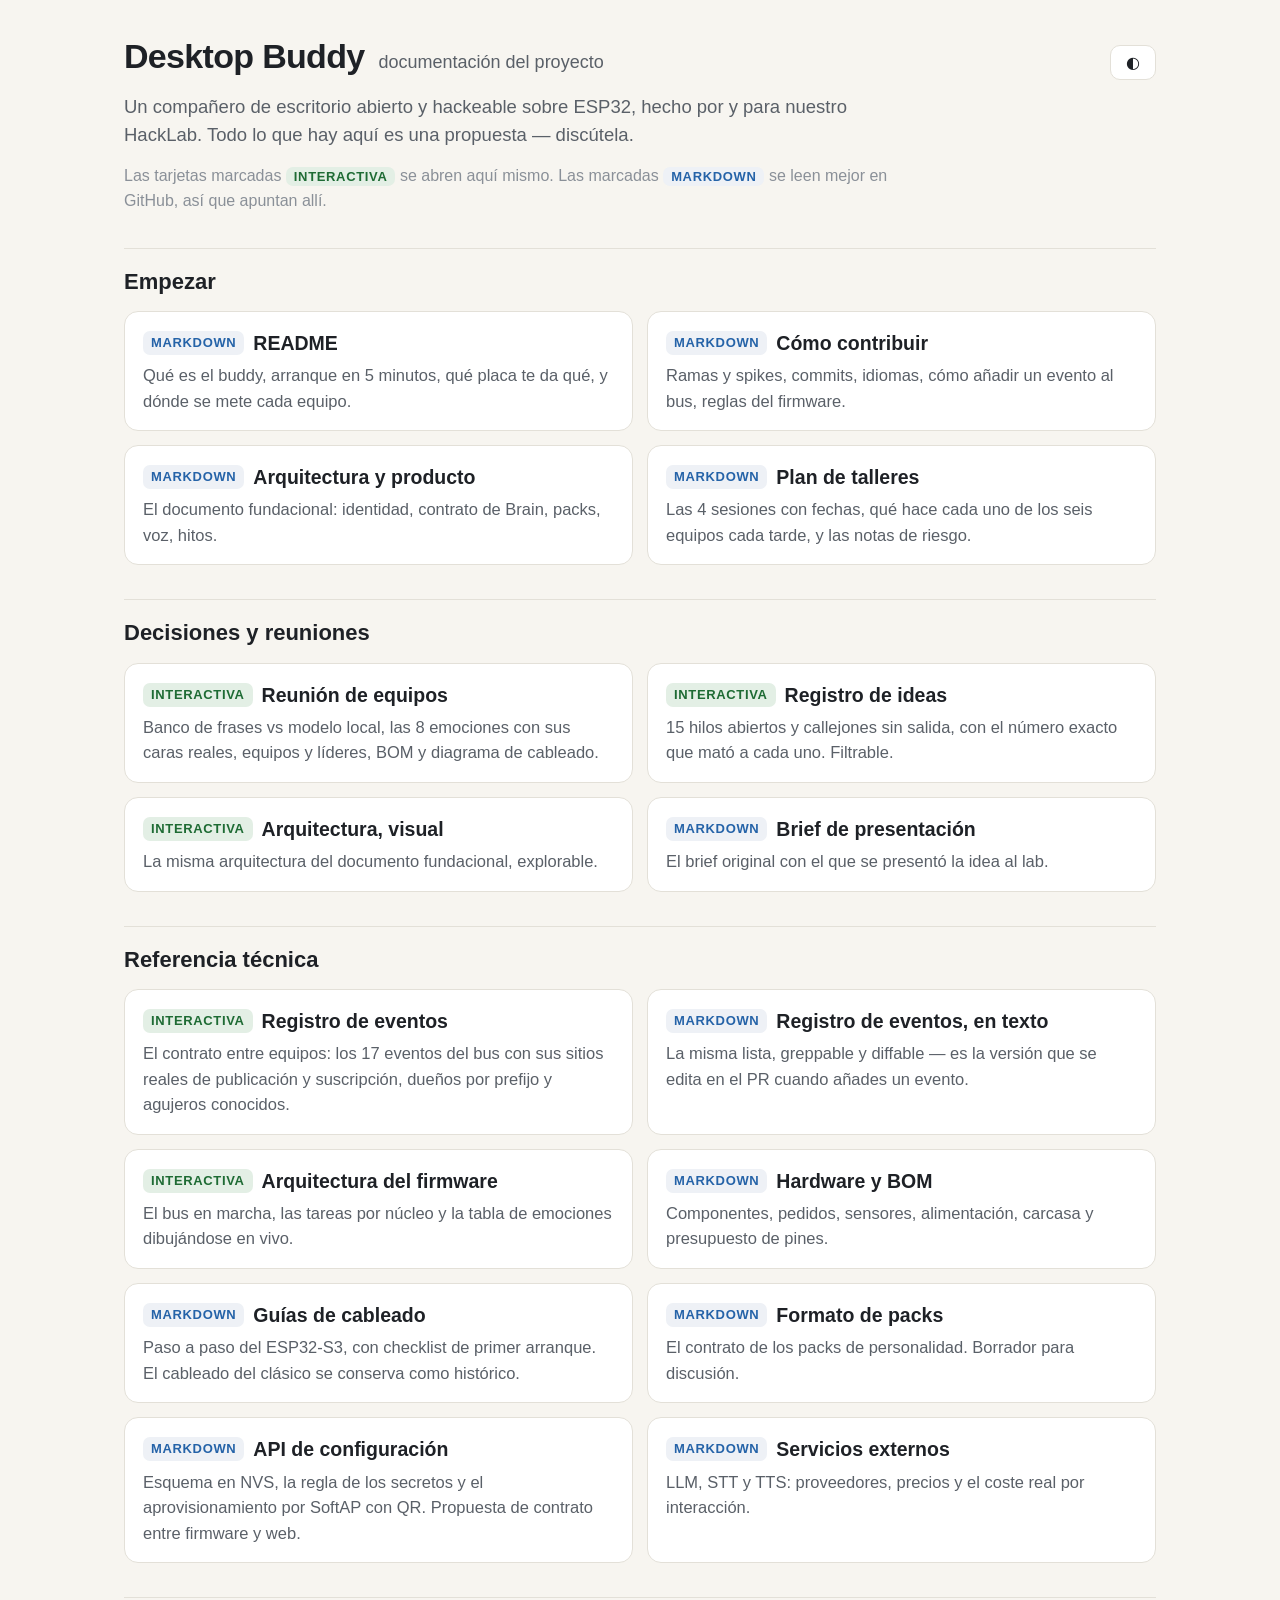
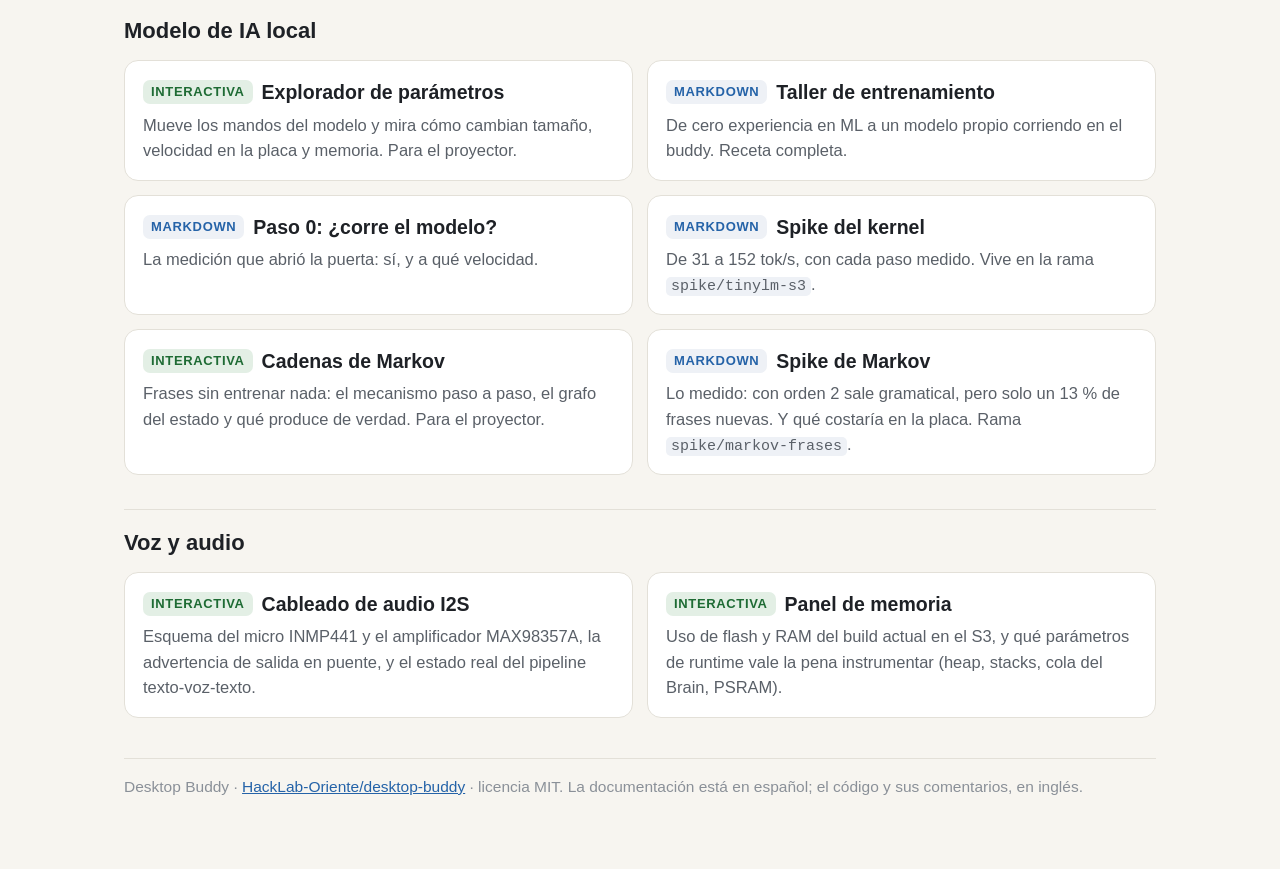
<file: docs/index.html>
<!DOCTYPE html>
<html lang="es">
<head>
<meta charset="utf-8">
<meta name="viewport" content="width=device-width, initial-scale=1">
<title>Desktop Buddy · Documentación</title>
<style>
  :root{
    --bg:#f7f5f0; --card:#fff; --ink:#1e2126; --ink2:#5a6068; --muted:#8a9098;
    --line:#e3e0d8; --accent:#2563a8; --soft:#eef1f6;
    --good-bg:#e3efe5; --good-ink:#1e6b34; --warn-bg:#f5eedd; --warn-ink:#8a6410;
  }
  [data-theme="dark"]{
    --bg:#14161a; --card:#1e2126; --ink:#eceae4; --ink2:#b9bec6; --muted:#7d838c;
    --line:#2e323a; --accent:#6aa7e0; --soft:#232830;
    --good-bg:#1c3324; --good-ink:#7fd096; --warn-bg:#35301e; --warn-ink:#e0bd62;
  }
  *{box-sizing:border-box;margin:0}
  body{background:var(--bg);color:var(--ink);padding:30px 24px 70px;max-width:1080px;
    margin:0 auto;font:19px/1.55 -apple-system,"Segoe UI",Roboto,"Helvetica Neue",sans-serif}
  header{display:flex;align-items:baseline;gap:14px;flex-wrap:wrap;margin-bottom:6px}
  h1{font-size:34px;letter-spacing:-.02em}
  .sub{color:var(--ink2);font-size:18px}
  #theme{margin-left:auto;background:var(--card);color:var(--ink);border:1px solid var(--line);
    border-radius:10px;padding:7px 15px;font-size:16px;cursor:pointer}
  .lede{color:var(--ink2);font-size:18.5px;margin:10px 0 6px;max-width:760px}
  h2{font-size:22px;margin:34px 0 12px;padding-top:16px;border-top:1px solid var(--line)}
  .grid{display:grid;grid-template-columns:1fr 1fr;gap:14px}
  @media(max-width:860px){.grid{grid-template-columns:1fr}}
  a.card{display:block;background:var(--card);border:1px solid var(--line);border-radius:14px;
    padding:16px 18px;text-decoration:none;color:inherit;transition:border-color .15s,transform .15s}
  a.card:hover{border-color:var(--accent);transform:translateY(-1px)}
  a.card .t{font-size:19.5px;font-weight:700;display:flex;align-items:center;gap:9px}
  a.card .d{color:var(--ink2);font-size:16.5px;margin-top:5px}
  .pill{font-size:13px;font-weight:700;border-radius:7px;padding:2px 8px;
    text-transform:uppercase;letter-spacing:.05em;flex:none}
  .p-live{background:var(--good-bg);color:var(--good-ink)}
  .p-md{background:var(--soft);color:var(--accent)}
  .note{color:var(--muted);font-size:16px;margin-top:14px;max-width:820px}
  code{font:15px ui-monospace,Menlo,monospace;background:var(--soft);border-radius:5px;padding:1px 5px}
  footer{margin-top:40px;padding-top:16px;border-top:1px solid var(--line);
    color:var(--muted);font-size:15.5px}
</style>
</head>
<body>

<header>
  <h1>Desktop Buddy</h1>
  <span class="sub">documentación del proyecto</span>
  <button id="theme">◐</button>
</header>
<p class="lede">
  Un compañero de escritorio abierto y hackeable sobre ESP32, hecho por y para
  nuestro HackLab. Todo lo que hay aquí es una propuesta — discútela.
</p>
<p class="note">
  Las tarjetas marcadas <span class="pill p-live">interactiva</span> se abren aquí
  mismo. Las marcadas <span class="pill p-md">markdown</span> se leen mejor en
  GitHub, así que apuntan allí.
</p>

<h2>Empezar</h2>
<div class="grid">
  <a class="card" href="https://github.com/HackLab-Oriente/desktop-buddy#readme">
    <div class="t"><span class="pill p-md">markdown</span>README</div>
    <div class="d">Qué es el buddy, arranque en 5 minutos, qué placa te da qué, y dónde se mete cada equipo.</div></a>
  <a class="card" href="https://github.com/HackLab-Oriente/desktop-buddy/blob/main/CONTRIBUTING.md">
    <div class="t"><span class="pill p-md">markdown</span>Cómo contribuir</div>
    <div class="d">Ramas y spikes, commits, idiomas, cómo añadir un evento al bus, reglas del firmware.</div></a>
  <a class="card" href="https://github.com/HackLab-Oriente/desktop-buddy/blob/main/docs/architecture.md">
    <div class="t"><span class="pill p-md">markdown</span>Arquitectura y producto</div>
    <div class="d">El documento fundacional: identidad, contrato de Brain, packs, voz, hitos.</div></a>
  <a class="card" href="https://github.com/HackLab-Oriente/desktop-buddy/blob/main/docs/workshops.md">
    <div class="t"><span class="pill p-md">markdown</span>Plan de talleres</div>
    <div class="d">Las 4 sesiones con fechas, qué hace cada uno de los seis equipos cada tarde, y las notas de riesgo.</div></a>
</div>

<h2>Decisiones y reuniones</h2>
<div class="grid">
  <a class="card" href="reunion-equipos.html">
    <div class="t"><span class="pill p-live">interactiva</span>Reunión de equipos</div>
    <div class="d">Banco de frases vs modelo local, las 8 emociones con sus caras reales, equipos y líderes, BOM y diagrama de cableado.</div></a>
  <a class="card" href="ideas-exploration.html">
    <div class="t"><span class="pill p-live">interactiva</span>Registro de ideas</div>
    <div class="d">15 hilos abiertos y callejones sin salida, con el número exacto que mató a cada uno. Filtrable.</div></a>
  <a class="card" href="arquitectura.html">
    <div class="t"><span class="pill p-live">interactiva</span>Arquitectura, visual</div>
    <div class="d">La misma arquitectura del documento fundacional, explorable.</div></a>
  <a class="card" href="https://github.com/HackLab-Oriente/desktop-buddy/blob/main/docs/brief-presentacion.md">
    <div class="t"><span class="pill p-md">markdown</span>Brief de presentación</div>
    <div class="d">El brief original con el que se presentó la idea al lab.</div></a>
</div>

<h2>Referencia técnica</h2>
<div class="grid">
  <a class="card" href="event-registry.html">
    <div class="t"><span class="pill p-live">interactiva</span>Registro de eventos</div>
    <div class="d">El contrato entre equipos: los 17 eventos del bus con sus sitios reales de publicación y suscripción, dueños por prefijo y agujeros conocidos.</div></a>
  <a class="card" href="https://github.com/HackLab-Oriente/desktop-buddy/blob/main/docs/event-registry.md">
    <div class="t"><span class="pill p-md">markdown</span>Registro de eventos, en texto</div>
    <div class="d">La misma lista, greppable y diffable — es la versión que se edita en el PR cuando añades un evento.</div></a>
  <a class="card" href="firmware-architecture.html">
    <div class="t"><span class="pill p-live">interactiva</span>Arquitectura del firmware</div>
    <div class="d">El bus en marcha, las tareas por núcleo y la tabla de emociones dibujándose en vivo.</div></a>
  <a class="card" href="https://github.com/HackLab-Oriente/desktop-buddy/blob/main/docs/hardware.md">
    <div class="t"><span class="pill p-md">markdown</span>Hardware y BOM</div>
    <div class="d">Componentes, pedidos, sensores, alimentación, carcasa y presupuesto de pines.</div></a>
  <a class="card" href="https://github.com/HackLab-Oriente/desktop-buddy/tree/main/hardware">
    <div class="t"><span class="pill p-md">markdown</span>Guías de cableado</div>
    <div class="d">Paso a paso del ESP32-S3, con checklist de primer arranque. El cableado del clásico se conserva como histórico.</div></a>
  <a class="card" href="https://github.com/HackLab-Oriente/desktop-buddy/blob/main/docs/pack-format.md">
    <div class="t"><span class="pill p-md">markdown</span>Formato de packs</div>
    <div class="d">El contrato de los packs de personalidad. Borrador para discusión.</div></a>
  <a class="card" href="https://github.com/HackLab-Oriente/desktop-buddy/blob/main/docs/config-api.md">
    <div class="t"><span class="pill p-md">markdown</span>API de configuración</div>
    <div class="d">Esquema en NVS, la regla de los secretos y el aprovisionamiento por SoftAP con QR. Propuesta de contrato entre firmware y web.</div></a>
  <a class="card" href="https://github.com/HackLab-Oriente/desktop-buddy/blob/main/docs/services.md">
    <div class="t"><span class="pill p-md">markdown</span>Servicios externos</div>
    <div class="d">LLM, STT y TTS: proveedores, precios y el coste real por interacción.</div></a>
</div>

<h2>Modelo de IA local</h2>
<div class="grid">
  <a class="card" href="param-explorer.html">
    <div class="t"><span class="pill p-live">interactiva</span>Explorador de parámetros</div>
    <div class="d">Mueve los mandos del modelo y mira cómo cambian tamaño, velocidad en la placa y memoria. Para el proyector.</div></a>
  <a class="card" href="https://github.com/HackLab-Oriente/desktop-buddy/blob/main/docs/training-workshop.md">
    <div class="t"><span class="pill p-md">markdown</span>Taller de entrenamiento</div>
    <div class="d">De cero experiencia en ML a un modelo propio corriendo en el buddy. Receta completa.</div></a>
  <a class="card" href="https://github.com/HackLab-Oriente/desktop-buddy/blob/main/docs/local-model-bringup.md">
    <div class="t"><span class="pill p-md">markdown</span>Paso 0: ¿corre el modelo?</div>
    <div class="d">La medición que abrió la puerta: sí, y a qué velocidad.</div></a>
  <a class="card" href="https://github.com/HackLab-Oriente/desktop-buddy/blob/spike/tinylm-s3/spikes/tinylm-s3/README.md">
    <div class="t"><span class="pill p-md">markdown</span>Spike del kernel</div>
    <div class="d">De 31 a 152 tok/s, con cada paso medido. Vive en la rama <code>spike/tinylm-s3</code>.</div></a>
  <a class="card" href="markov.html">
    <div class="t"><span class="pill p-live">interactiva</span>Cadenas de Markov</div>
    <div class="d">Frases sin entrenar nada: el mecanismo paso a paso, el grafo del estado y qué produce de verdad. Para el proyector.</div></a>
  <a class="card" href="https://github.com/HackLab-Oriente/desktop-buddy/blob/spike/markov-frases/spikes/markov-frases/README.md">
    <div class="t"><span class="pill p-md">markdown</span>Spike de Markov</div>
    <div class="d">Lo medido: con orden 2 sale gramatical, pero solo un 13&nbsp;% de frases nuevas. Y qué costaría en la placa. Rama <code>spike/markov-frases</code>.</div></a>
</div>

<h2>Voz y audio</h2>
<div class="grid">
  <a class="card" href="audio-wiring.html">
    <div class="t"><span class="pill p-live">interactiva</span>Cableado de audio I2S</div>
    <div class="d">Esquema del micro INMP441 y el amplificador MAX98357A, la advertencia de salida en puente, y el estado real del pipeline texto-voz-texto.</div></a>
  <a class="card" href="memory-dashboard.html">
    <div class="t"><span class="pill p-live">interactiva</span>Panel de memoria</div>
    <div class="d">Uso de flash y RAM del build actual en el S3, y qué parámetros de runtime vale la pena instrumentar (heap, stacks, cola del Brain, PSRAM).</div></a>
</div>

<footer>
  Desktop Buddy · <a href="https://github.com/HackLab-Oriente/desktop-buddy" style="color:var(--accent)">HackLab-Oriente/desktop-buddy</a> ·
  licencia MIT. La documentación está en español; el código y sus comentarios, en inglés.
</footer>

<script>
document.getElementById("theme").addEventListener("click", () => {
  const r = document.documentElement;
  r.dataset.theme = r.dataset.theme === "dark" ? "" : "dark";
});
if (matchMedia("(prefers-color-scheme: dark)").matches)
  document.documentElement.dataset.theme = "dark";
</script>
</body>
</html>
</file>
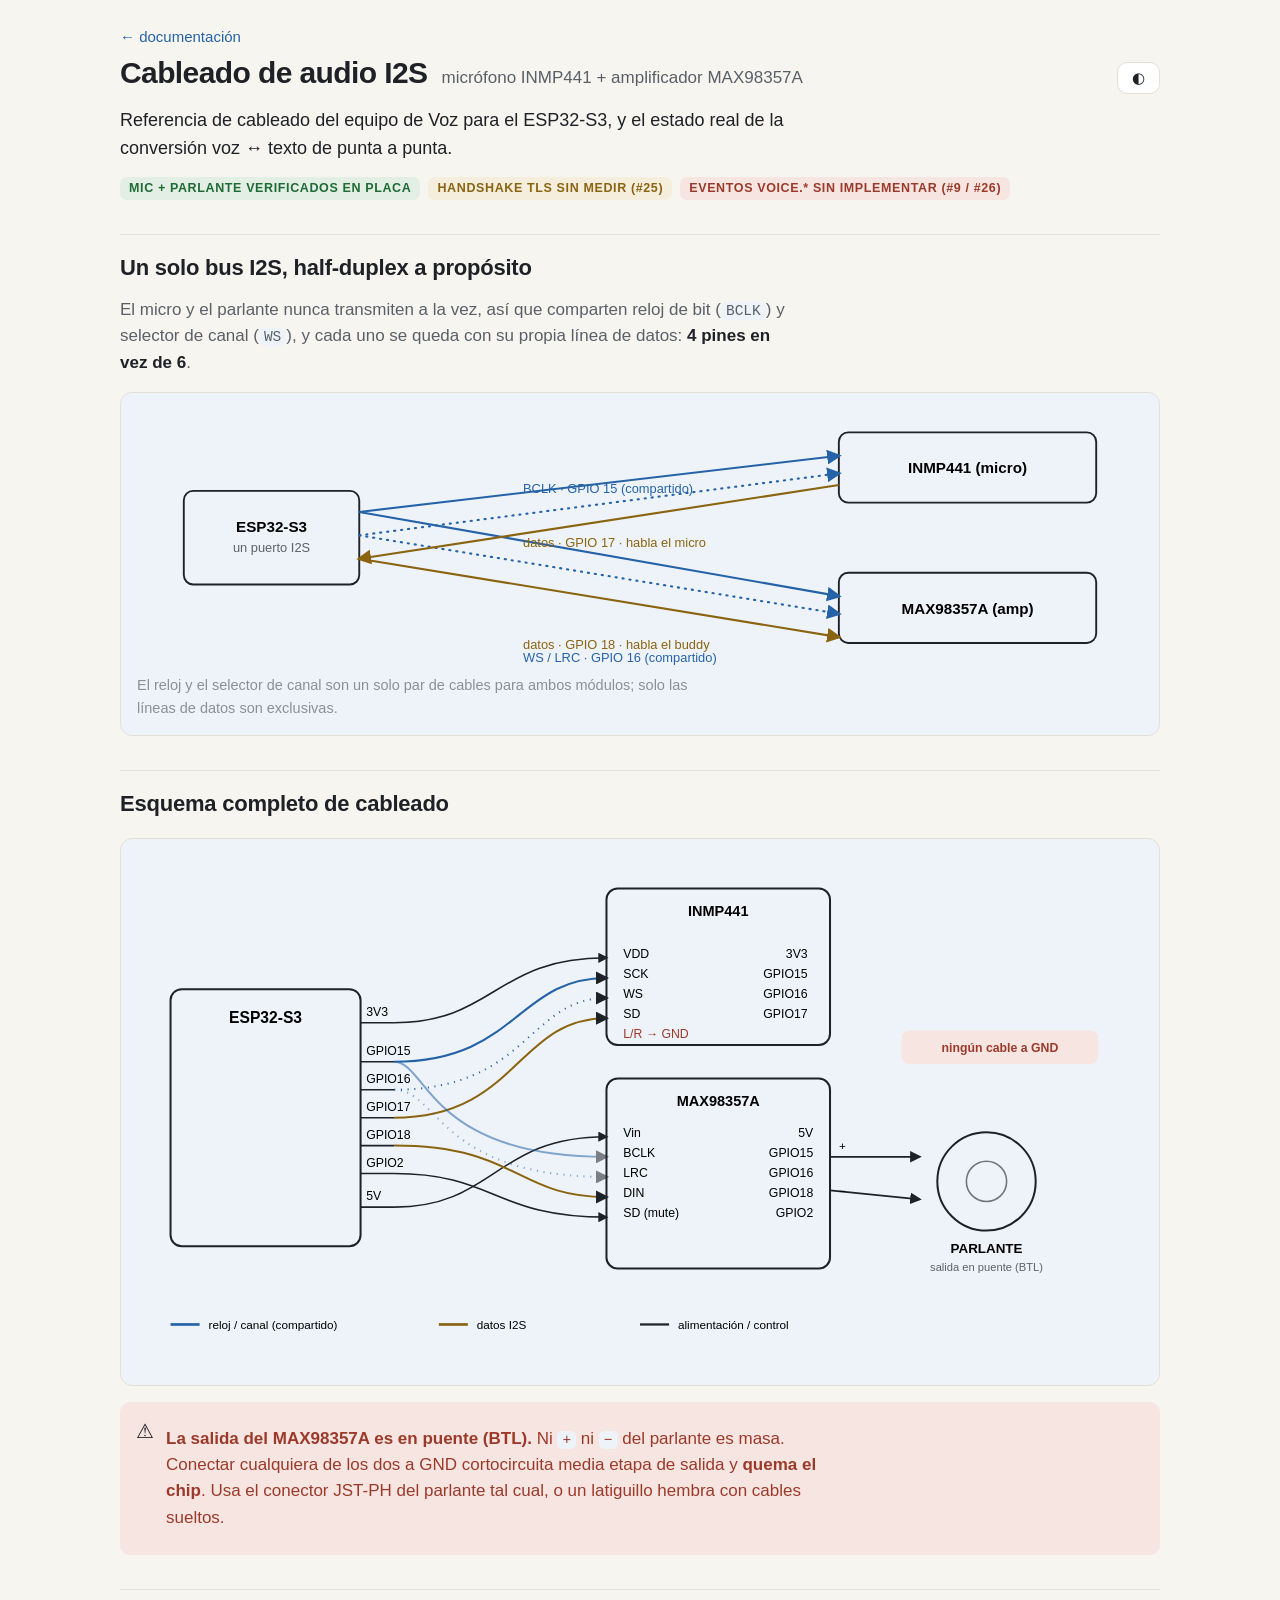
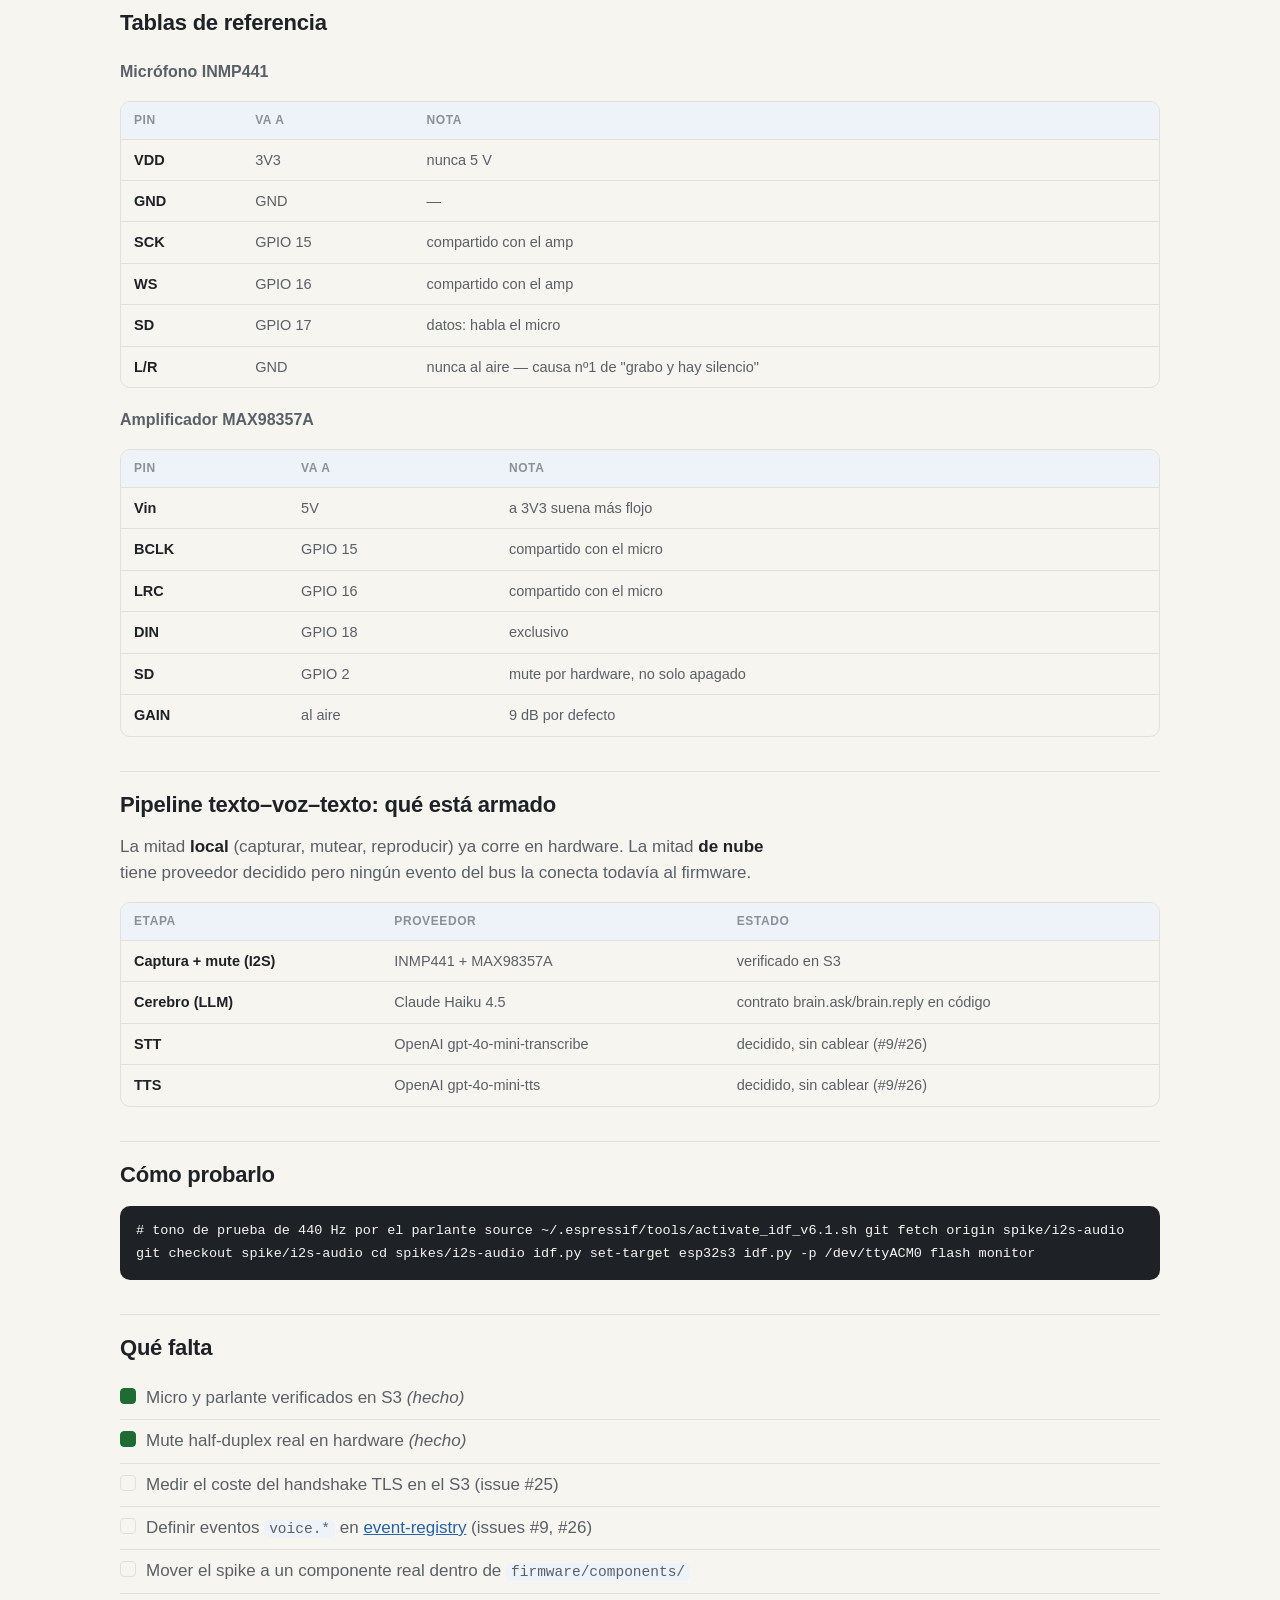
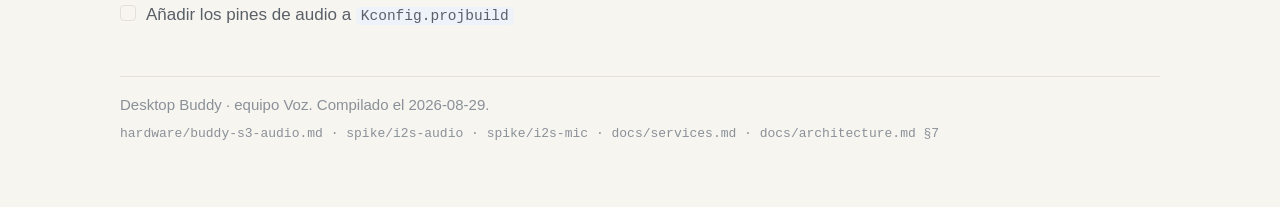
<file: docs/audio-wiring.html>
<!DOCTYPE html>
<html lang="es">
<head>
<meta charset="utf-8">
<meta name="viewport" content="width=device-width, initial-scale=1">
<title>Cableado de audio I2S — Desktop Buddy</title>
<style>
  :root {
    --bg: #f7f5f0; --card: #ffffff; --ink: #1e2126; --ink2: #5a6068;
    --muted: #8a9098; --line: #e3e0d8; --accent: #2563a8; --accent-ink: #ffffff;
    --soft: #eef3f9;
    --good-bg: #e3efe5; --good-ink: #1e6b34;
    --warn-bg: #f5eedd; --warn-ink: #8a6410;
    --bad-bg: #f7e5e2; --bad-ink: #9c3a2a;
  }
  :root[data-theme="dark"] {
    --bg: #14161a; --card: #1e2126; --ink: #eceae4; --ink2: #b9bec6;
    --muted: #7d838c; --line: #2e323a; --accent: #6aa7e0; --accent-ink: #10131a;
    --soft: #232833;
    --good-bg: #1c3324; --good-ink: #7fd096;
    --warn-bg: #35301e; --warn-ink: #e0bd62;
    --bad-bg: #3a211c; --bad-ink: #eb9a85;
  }
  * { box-sizing: border-box; margin: 0; }
  body {
    background: var(--bg); color: var(--ink); padding: 24px 20px 60px;
    font: 17px/1.55 -apple-system, "Segoe UI", Roboto, "Helvetica Neue", sans-serif;
    max-width: 1080px; margin: 0 auto;
  }
  header { display: flex; align-items: baseline; gap: 14px; flex-wrap: wrap; margin-bottom: 4px; }
  h1 { font-size: 30px; letter-spacing: -0.02em; }
  .sub { color: var(--ink2); font-size: 17px; }
  h2 { font-size: 22px; margin: 34px 0 12px; padding-top: 16px; border-top: 1px solid var(--line); letter-spacing: -0.01em; }
  h3 { font-size: 16px; margin: 20px 0 8px; color: var(--ink2); }
  p { margin: 10px 0; color: var(--ink2); max-width: 72ch; }
  p.lead { color: var(--ink); font-size: 18px; max-width: 74ch; }
  b, strong { color: var(--ink); }
  a { color: var(--accent); }
  code { font: 14.5px ui-monospace, Menlo, monospace; background: var(--soft); border-radius: 5px; padding: 1px 5px; }
  #theme { margin-left: auto; background: var(--card); color: var(--ink);
    border: 1px solid var(--line); border-radius: 10px; padding: 6px 14px;
    font-size: 15px; cursor: pointer; }

  .pill { font-size: 12.5px; font-weight: 700; border-radius: 7px; padding: 2px 9px;
    text-transform: uppercase; letter-spacing: .05em; display: inline-block; }
  .pill.ok { background: var(--good-bg); color: var(--good-ink); }
  .pill.pending { background: var(--warn-bg); color: var(--warn-ink); }
  .pill.missing { background: var(--bad-bg); color: var(--bad-ink); }
  .pillrow { display: flex; flex-wrap: wrap; gap: 8px; margin: 14px 0; }

  .card { background: var(--card); border: 1px solid var(--line); border-radius: 14px; padding: 18px 20px; margin: 16px 0; }
  .diagram { background: var(--soft); border: 1px solid var(--line); border-radius: 12px; padding: 16px; margin: 16px 0; }
  .diagram svg { display: block; width: 100%; height: auto; color: var(--ink); }
  figcaption { color: var(--muted); font-size: 14.5px; margin-top: 8px; max-width: 72ch; }

  .tablewrap { overflow-x: auto; margin: 16px 0; border: 1px solid var(--line); border-radius: 10px; }
  table { width: 100%; border-collapse: collapse; font-size: 14.5px; min-width: 460px; }
  thead th { text-align: left; font-size: 12px; letter-spacing: .05em; text-transform: uppercase;
    color: var(--muted); background: var(--soft); padding: 9px 13px; border-bottom: 1px solid var(--line); }
  tbody td { padding: 9px 13px; border-bottom: 1px solid var(--line); vertical-align: top; color: var(--ink2); }
  tbody tr:last-child td { border-bottom: none; }
  tbody td:first-child { color: var(--ink); font-weight: 600; }

  .callout { display: flex; gap: 12px; padding: 14px 16px; border-radius: 10px; margin: 16px 0; }
  .callout.danger { background: var(--bad-bg); }
  .callout.danger p, .callout.danger strong { color: var(--bad-ink); }
  .callout .icn { font-size: 20px; flex: none; }

  .checklist { list-style: none; padding: 0; margin: 10px 0; }
  .checklist li { display: flex; gap: 10px; padding: 8px 0; border-bottom: 1px solid var(--line); color: var(--ink2); }
  .checklist li:last-child { border-bottom: none; }
  .checklist .box { flex: none; width: 16px; height: 16px; margin-top: 3px; border: 1.5px solid var(--line); border-radius: 4px; }
  .checklist .box.done { background: var(--good-ink); border-color: var(--good-ink); }

  .term { background: var(--ink); color: var(--bg); border-radius: 10px; padding: 14px 16px;
    font: 13.5px/1.7 ui-monospace, Menlo, monospace; overflow-x: auto; margin: 14px 0; }

  footer { margin-top: 40px; padding-top: 16px; border-top: 1px solid var(--line); color: var(--muted); font-size: 15px; }
  footer .src { font: 13px ui-monospace, Menlo, monospace; line-height: 1.9; margin-top: 6px; }
  .back { color: var(--accent); font-size: 15px; text-decoration: none; }
</style>
</head>
<body>

<a class="back" href="index.html">&larr; documentación</a>
<header>
  <h1>Cableado de audio I2S</h1>
  <span class="sub">micrófono INMP441 + amplificador MAX98357A</span>
  <button id="theme">&#9680;</button>
</header>
<p class="lead">Referencia de cableado del equipo de Voz para el ESP32-S3, y el estado real de la conversión voz&nbsp;&harr;&nbsp;texto de punta a punta.</p>

<div class="pillrow">
  <span class="pill ok">mic + parlante verificados en placa</span>
  <span class="pill pending">handshake TLS sin medir (#25)</span>
  <span class="pill missing">eventos voice.* sin implementar (#9 / #26)</span>
</div>

<h2>Un solo bus I2S, half-duplex a propósito</h2>
<p>El micro y el parlante nunca transmiten a la vez, así que comparten reloj de bit (<code>BCLK</code>) y selector de canal (<code>WS</code>), y cada uno se queda con su propia línea de datos: <strong>4 pines en vez de 6</strong>.</p>

<figure class="diagram">
  <svg viewBox="0 0 860 220" role="img" aria-label="El ESP32-S3 emite BCLK y WS hacia ambos módulos por la misma línea; los datos de entrada y salida van cada uno por su propio cable.">
    <defs>
      <marker id="a1" viewBox="0 0 10 10" refX="8" refY="5" markerWidth="7" markerHeight="7" orient="auto-start-reverse"><path d="M0,0 L10,5 L0,10 z" fill="currentColor"></path></marker>
      <marker id="a2" viewBox="0 0 10 10" refX="8" refY="5" markerWidth="7" markerHeight="7" orient="auto-start-reverse"><path d="M0,0 L10,5 L0,10 z" style="fill:var(--accent)"></path></marker>
      <marker id="a3" viewBox="0 0 10 10" refX="8" refY="5" markerWidth="7" markerHeight="7" orient="auto-start-reverse"><path d="M0,0 L10,5 L0,10 z" style="fill:var(--warn-ink)"></path></marker>
    </defs>
    <rect x="40" y="70" width="150" height="80" rx="8" fill="none" stroke="currentColor" stroke-width="1.6"></rect>
    <text x="115" y="105" text-anchor="middle" font-size="13" font-weight="700">ESP32-S3</text>
    <text x="115" y="122" text-anchor="middle" font-size="11" opacity="0.6">un puerto I2S</text>
    <rect x="600" y="20" width="220" height="60" rx="8" fill="none" stroke="currentColor" stroke-width="1.6"></rect>
    <text x="710" y="55" text-anchor="middle" font-size="13" font-weight="700">INMP441 (micro)</text>
    <rect x="600" y="140" width="220" height="60" rx="8" fill="none" stroke="currentColor" stroke-width="1.6"></rect>
    <text x="710" y="175" text-anchor="middle" font-size="13" font-weight="700">MAX98357A (amp)</text>
    <line x1="190" y1="88" x2="600" y2="40" style="stroke:var(--accent)" stroke-width="1.8" marker-end="url(#a2)"></line>
    <line x1="190" y1="88" x2="600" y2="160" style="stroke:var(--accent)" stroke-width="1.8" marker-end="url(#a2)"></line>
    <text x="330" y="72" font-size="11" style="fill:var(--accent)">BCLK &middot; GPIO 15 (compartido)</text>
    <line x1="190" y1="108" x2="600" y2="55" style="stroke:var(--accent)" stroke-width="1.8" stroke-dasharray="1 5" stroke-linecap="round" marker-end="url(#a2)"></line>
    <line x1="190" y1="108" x2="600" y2="175" style="stroke:var(--accent)" stroke-width="1.8" stroke-dasharray="1 5" stroke-linecap="round" marker-end="url(#a2)"></line>
    <text x="330" y="216" font-size="11" style="fill:var(--accent)">WS / LRC &middot; GPIO 16 (compartido)</text>
    <line x1="600" y1="65" x2="190" y2="128" style="stroke:var(--warn-ink)" stroke-width="1.8" marker-end="url(#a3)"></line>
    <text x="330" y="118" font-size="11" style="fill:var(--warn-ink)">datos &middot; GPIO 17 &middot; habla el micro</text>
    <line x1="190" y1="128" x2="600" y2="195" style="stroke:var(--warn-ink)" stroke-width="1.8" marker-end="url(#a3)"></line>
    <text x="330" y="205" font-size="11" style="fill:var(--warn-ink)">datos &middot; GPIO 18 &middot; habla el buddy</text>
  </svg>
  <figcaption>El reloj y el selector de canal son un solo par de cables para ambos módulos; solo las líneas de datos son exclusivas.</figcaption>
</figure>

<h2>Esquema completo de cableado</h2>
<div class="diagram">
  <svg viewBox="0 0 900 460" role="img" aria-label="Esquema de cableado: ESP32-S3 conectado al micrófono INMP441 y al amplificador MAX98357A, que alimenta un parlante en configuración puente sin conexión a masa.">
    <defs><marker id="b1" viewBox="0 0 10 10" refX="8" refY="5" markerWidth="6.5" markerHeight="6.5" orient="auto-start-reverse"><path d="M0,0 L10,5 L0,10 z" fill="currentColor"></path></marker></defs>
    <rect x="30" y="120" width="170" height="230" rx="10" fill="none" stroke="currentColor" stroke-width="1.8"></rect>
    <text x="115" y="150" text-anchor="middle" font-size="14" font-weight="700">ESP32-S3</text>
    <g font-size="11">
      <line x1="200" y1="185" x2="230" y2="185" stroke="currentColor" stroke-width="1.4"></line><text x="205" y="179">GPIO15</text>
      <line x1="200" y1="210" x2="230" y2="210" stroke="currentColor" stroke-width="1.4"></line><text x="205" y="204">GPIO16</text>
      <line x1="200" y1="235" x2="230" y2="235" stroke="currentColor" stroke-width="1.4"></line><text x="205" y="229">GPIO17</text>
      <line x1="200" y1="260" x2="230" y2="260" stroke="currentColor" stroke-width="1.4"></line><text x="205" y="254">GPIO18</text>
      <line x1="200" y1="285" x2="230" y2="285" stroke="currentColor" stroke-width="1.4"></line><text x="205" y="279">GPIO2</text>
      <line x1="200" y1="315" x2="230" y2="315" stroke="currentColor" stroke-width="1.4"></line><text x="205" y="309">5V</text>
      <line x1="200" y1="150" x2="230" y2="150" stroke="currentColor" stroke-width="1.4"></line><text x="205" y="144">3V3</text>
    </g>
    <rect x="420" y="30" width="200" height="140" rx="10" fill="none" stroke="currentColor" stroke-width="1.8"></rect>
    <text x="520" y="55" text-anchor="middle" font-size="13" font-weight="700">INMP441</text>
    <g font-size="11">
      <text x="435" y="92">VDD</text><text x="600" y="92" text-anchor="end">3V3</text>
      <text x="435" y="110">SCK</text><text x="600" y="110" text-anchor="end">GPIO15</text>
      <text x="435" y="128">WS</text><text x="600" y="128" text-anchor="end">GPIO16</text>
      <text x="435" y="146">SD</text><text x="600" y="146" text-anchor="end">GPIO17</text>
      <text x="435" y="164" style="fill:var(--bad-ink)">L/R &rarr; GND</text>
    </g>
    <rect x="420" y="200" width="200" height="170" rx="10" fill="none" stroke="currentColor" stroke-width="1.8"></rect>
    <text x="520" y="225" text-anchor="middle" font-size="13" font-weight="700">MAX98357A</text>
    <g font-size="11">
      <text x="435" y="252">Vin</text><text x="605" y="252" text-anchor="end">5V</text>
      <text x="435" y="270">BCLK</text><text x="605" y="270" text-anchor="end">GPIO15</text>
      <text x="435" y="288">LRC</text><text x="605" y="288" text-anchor="end">GPIO16</text>
      <text x="435" y="306">DIN</text><text x="605" y="306" text-anchor="end">GPIO18</text>
      <text x="435" y="324">SD (mute)</text><text x="605" y="324" text-anchor="end">GPIO2</text>
    </g>
    <path d="M230,150 C 320,150 320,92 420,92" fill="none" stroke="currentColor" stroke-width="1.4" marker-end="url(#b1)"></path>
    <path d="M230,185 C 340,185 340,110 420,110" fill="none" style="stroke:var(--accent)" stroke-width="1.8" marker-end="url(#b1)"></path>
    <path d="M230,210 C 350,210 350,128 420,128" fill="none" style="stroke:var(--accent)" stroke-width="1.8" stroke-dasharray="1 5" marker-end="url(#b1)"></path>
    <path d="M230,235 C 340,235 340,146 420,146" fill="none" style="stroke:var(--warn-ink)" stroke-width="1.8" marker-end="url(#b1)"></path>
    <path d="M230,315 C 320,315 320,252 420,252" fill="none" stroke="currentColor" stroke-width="1.4" marker-end="url(#b1)"></path>
    <path d="M230,185 C 260,185 260,270 420,270" fill="none" style="stroke:var(--accent)" stroke-width="1.8" opacity="0.55" marker-end="url(#b1)"></path>
    <path d="M230,210 C 270,210 270,288 420,288" fill="none" style="stroke:var(--accent)" stroke-width="1.8" stroke-dasharray="1 5" opacity="0.55" marker-end="url(#b1)"></path>
    <path d="M230,260 C 340,260 340,306 420,306" fill="none" style="stroke:var(--warn-ink)" stroke-width="1.8" marker-end="url(#b1)"></path>
    <path d="M230,285 C 320,285 320,324 420,324" fill="none" stroke="currentColor" stroke-width="1.4" marker-end="url(#b1)"></path>
    <g transform="translate(700,220)">
      <circle cx="60" cy="72" r="44" fill="none" stroke="currentColor" stroke-width="1.8"></circle>
      <circle cx="60" cy="72" r="18" fill="none" stroke="currentColor" stroke-width="1.4" opacity="0.6"></circle>
      <text x="60" y="136" text-anchor="middle" font-size="12" font-weight="700">PARLANTE</text>
      <text x="60" y="152" text-anchor="middle" font-size="10" opacity="0.6">salida en puente (BTL)</text>
    </g>
    <path d="M620,270 L700,270" fill="none" stroke="currentColor" stroke-width="1.6" marker-end="url(#b1)"></path><text x="628" y="264" font-size="10.5">+</text>
    <path d="M620,300 L700,308" fill="none" stroke="currentColor" stroke-width="1.6" marker-end="url(#b1)"></path><text x="628" y="304" font-size="10.5">&minus;</text>
    <g transform="translate(690,175)">
      <rect x="-6" y="-18" width="176" height="30" rx="7" style="fill:var(--bad-bg)"></rect>
      <text x="82" y="1" text-anchor="middle" font-size="11" font-weight="700" style="fill:var(--bad-ink)">ningún cable a GND</text>
    </g>
    <g font-size="10.5" transform="translate(30,420)">
      <line x1="0" y1="0" x2="26" y2="0" style="stroke:var(--accent)" stroke-width="2.4"></line><text x="34" y="4">reloj / canal (compartido)</text>
      <line x1="240" y1="0" x2="266" y2="0" style="stroke:var(--warn-ink)" stroke-width="2.4"></line><text x="274" y="4">datos I2S</text>
      <line x1="420" y1="0" x2="446" y2="0" stroke="currentColor" stroke-width="2"></line><text x="454" y="4">alimentación / control</text>
    </g>
  </svg>
</div>

<div class="callout danger">
  <div class="icn">&#9888;</div>
  <div>
    <p><strong>La salida del MAX98357A es en puente (BTL).</strong> Ni <code>+</code> ni <code>&minus;</code> del parlante es masa. Conectar cualquiera de los dos a GND cortocircuita media etapa de salida y <strong>quema el chip</strong>. Usa el conector JST-PH del parlante tal cual, o un latiguillo hembra con cables sueltos.</p>
  </div>
</div>

<h2>Tablas de referencia</h2>
<h3>Micrófono INMP441</h3>
<div class="tablewrap"><table>
  <thead><tr><th>Pin</th><th>Va a</th><th>Nota</th></tr></thead>
  <tbody>
    <tr><td>VDD</td><td>3V3</td><td>nunca 5&nbsp;V</td></tr>
    <tr><td>GND</td><td>GND</td><td>&mdash;</td></tr>
    <tr><td>SCK</td><td>GPIO 15</td><td>compartido con el amp</td></tr>
    <tr><td>WS</td><td>GPIO 16</td><td>compartido con el amp</td></tr>
    <tr><td>SD</td><td>GPIO 17</td><td>datos: habla el micro</td></tr>
    <tr><td>L/R</td><td>GND</td><td>nunca al aire &mdash; causa nº1 de "grabo y hay silencio"</td></tr>
  </tbody>
</table></div>

<h3>Amplificador MAX98357A</h3>
<div class="tablewrap"><table>
  <thead><tr><th>Pin</th><th>Va a</th><th>Nota</th></tr></thead>
  <tbody>
    <tr><td>Vin</td><td>5V</td><td>a 3V3 suena más flojo</td></tr>
    <tr><td>BCLK</td><td>GPIO 15</td><td>compartido con el micro</td></tr>
    <tr><td>LRC</td><td>GPIO 16</td><td>compartido con el micro</td></tr>
    <tr><td>DIN</td><td>GPIO 18</td><td>exclusivo</td></tr>
    <tr><td>SD</td><td>GPIO 2</td><td>mute por hardware, no solo apagado</td></tr>
    <tr><td>GAIN</td><td>al aire</td><td>9&nbsp;dB por defecto</td></tr>
  </tbody>
</table></div>

<h2>Pipeline texto&ndash;voz&ndash;texto: qué está armado</h2>
<p>La mitad <strong>local</strong> (capturar, mutear, reproducir) ya corre en hardware. La mitad <strong>de nube</strong> tiene proveedor decidido pero ningún evento del bus la conecta todavía al firmware.</p>
<div class="tablewrap"><table>
  <thead><tr><th>Etapa</th><th>Proveedor</th><th>Estado</th></tr></thead>
  <tbody>
    <tr><td>Captura + mute (I2S)</td><td>INMP441 + MAX98357A</td><td>verificado en S3</td></tr>
    <tr><td>Cerebro (LLM)</td><td>Claude Haiku 4.5</td><td>contrato brain.ask/brain.reply en código</td></tr>
    <tr><td>STT</td><td>OpenAI gpt-4o-mini-transcribe</td><td>decidido, sin cablear (#9/#26)</td></tr>
    <tr><td>TTS</td><td>OpenAI gpt-4o-mini-tts</td><td>decidido, sin cablear (#9/#26)</td></tr>
  </tbody>
</table></div>

<h2>Cómo probarlo</h2>
<div class="term"># tono de prueba de 440&nbsp;Hz por el parlante
source ~/.espressif/tools/activate_idf_v6.1.sh
git fetch origin spike/i2s-audio
git checkout spike/i2s-audio
cd spikes/i2s-audio
idf.py set-target esp32s3
idf.py -p /dev/ttyACM0 flash monitor</div>

<h2>Qué falta</h2>
<ul class="checklist">
  <li><span class="box done"></span><div>Micro y parlante verificados en S3 <em>(hecho)</em></div></li>
  <li><span class="box done"></span><div>Mute half-duplex real en hardware <em>(hecho)</em></div></li>
  <li><span class="box"></span><div>Medir el coste del handshake TLS en el S3 (issue #25)</div></li>
  <li><span class="box"></span><div>Definir eventos <code>voice.*</code> en <a href="event-registry.html">event-registry</a> (issues #9, #26)</div></li>
  <li><span class="box"></span><div>Mover el spike a un componente real dentro de <code>firmware/components/</code></div></li>
  <li><span class="box"></span><div>Añadir los pines de audio a <code>Kconfig.projbuild</code></div></li>
</ul>

<footer>
  Desktop Buddy &middot; equipo Voz. Compilado el 2026-08-29.
  <div class="src">
    hardware/buddy-s3-audio.md &middot; spike/i2s-audio &middot; spike/i2s-mic &middot; docs/services.md &middot; docs/architecture.md &sect;7
  </div>
</footer>

<script>
document.getElementById("theme").addEventListener("click", () => {
  const r = document.documentElement;
  r.dataset.theme = r.dataset.theme === "dark" ? "" : "dark";
});
if (matchMedia("(prefers-color-scheme: dark)").matches)
  document.documentElement.dataset.theme = "dark";
</script>
</body>
</html>
</file>
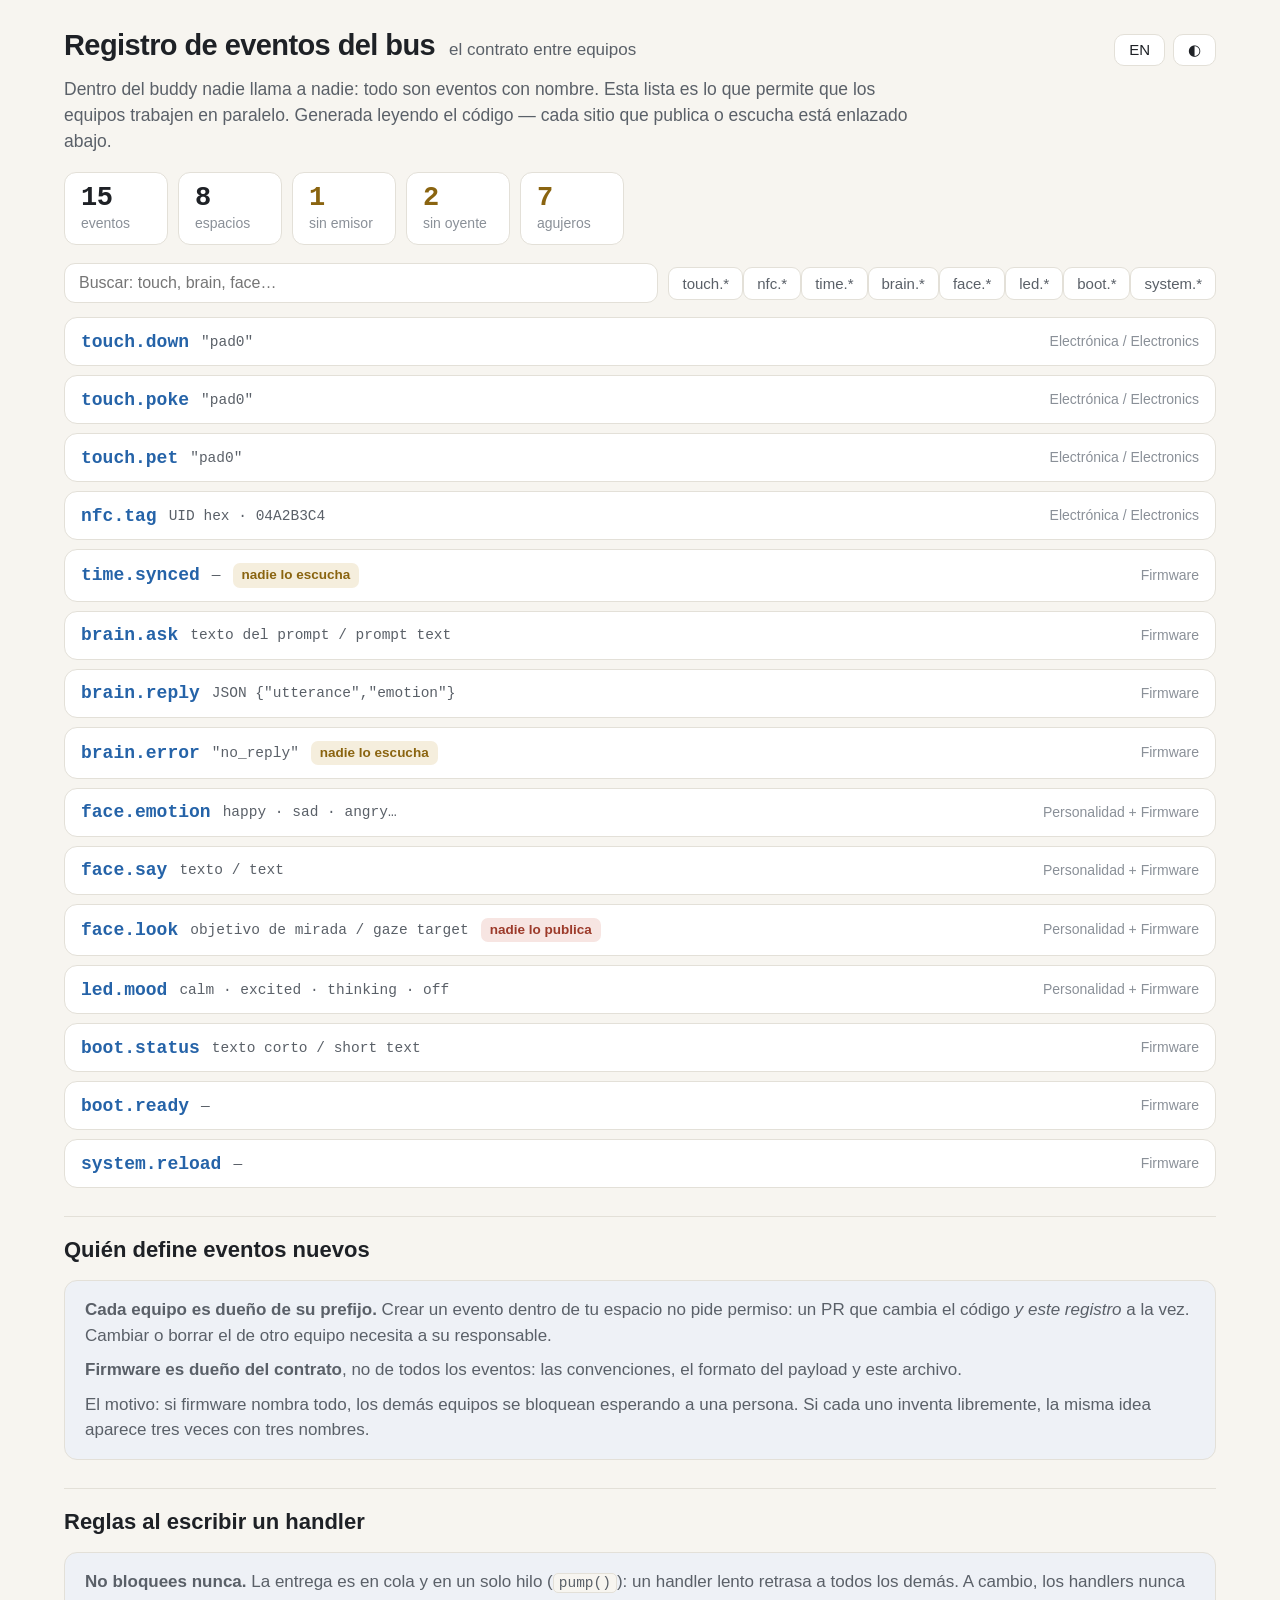
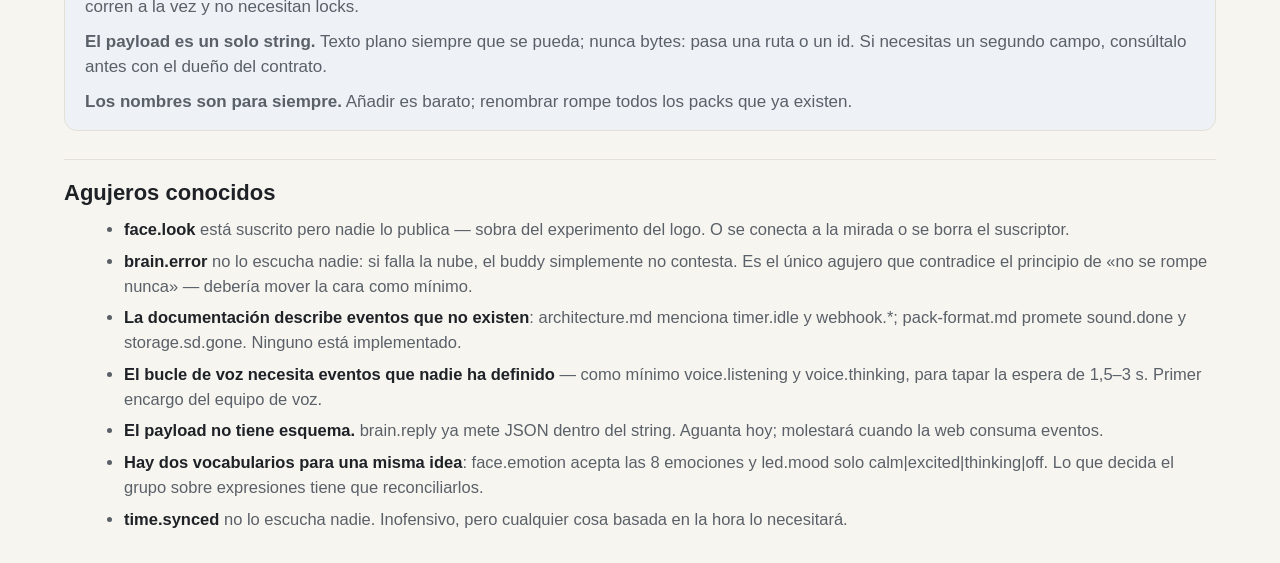
<file: docs/event-registry.html>
<!DOCTYPE html>
<html lang="es">
<head>
<meta charset="utf-8">
<meta name="viewport" content="width=device-width, initial-scale=1">
<title>Buddy — registro de eventos del bus</title>
<style>
  :root{--bg:#f7f5f0;--card:#fff;--ink:#1e2126;--ink2:#5a6068;--muted:#8a9098;
    --line:#e3e0d8;--accent:#2563a8;--soft:#eef1f6;
    --good-bg:#e3efe5;--good-ink:#1e6b34;--bad-bg:#f7e5e2;--bad-ink:#9c3a2a;
    --warn-bg:#f5eedd;--warn-ink:#8a6410}
  [data-theme="dark"]{--bg:#14161a;--card:#1e2126;--ink:#eceae4;--ink2:#b9bec6;
    --muted:#7d838c;--line:#2e323a;--accent:#6aa7e0;--soft:#232830;
    --good-bg:#1c3324;--good-ink:#7fd096;--bad-bg:#3a211c;--bad-ink:#eb9a85;
    --warn-bg:#35301e;--warn-ink:#e0bd62}
  *{box-sizing:border-box;margin:0}
  body{background:var(--bg);color:var(--ink);padding:24px;max-width:1200px;margin:0 auto;
    font:18px/1.5 -apple-system,"Segoe UI",Roboto,sans-serif}
  header{display:flex;align-items:baseline;gap:14px;flex-wrap:wrap}
  h1{font-size:29px;letter-spacing:-.02em}
  .sub{color:var(--ink2);font-size:17px}
  .btns{margin-left:auto;display:flex;gap:8px}
  .btns button{background:var(--card);color:var(--ink);border:1px solid var(--line);
    border-radius:10px;padding:6px 14px;font-size:15px;cursor:pointer}
  .lede{color:var(--ink2);font-size:17.5px;margin:8px 0 18px;max-width:860px}

  .stats{display:flex;gap:10px;flex-wrap:wrap;margin-bottom:18px}
  .stat{background:var(--card);border:1px solid var(--line);border-radius:12px;
    padding:10px 16px;min-width:104px}
  .stat .n{font:700 27px ui-monospace,Menlo,monospace;letter-spacing:-.02em}
  .stat .l{color:var(--muted);font-size:14px}
  .stat.warn .n{color:var(--warn-ink)}

  .controls{display:flex;gap:10px;flex-wrap:wrap;align-items:center;margin-bottom:14px}
  input[type=search]{flex:1;min-width:220px;background:var(--card);color:var(--ink);
    border:1px solid var(--line);border-radius:11px;padding:10px 14px;font-size:16px}
  input[type=search]:focus{outline:2px solid var(--accent);outline-offset:-1px}
  .chip{background:var(--card);border:1px solid var(--line);border-radius:9px;
    padding:7px 13px;font-size:15px;color:var(--ink2);cursor:pointer}
  .chip.on{background:var(--accent);border-color:var(--accent);color:#fff}

  .ev{background:var(--card);border:1px solid var(--line);border-radius:13px;
    margin-bottom:9px;overflow:hidden}
  .ev summary{padding:13px 16px;cursor:pointer;display:flex;gap:12px;
    align-items:center;flex-wrap:wrap;list-style:none}
  .ev summary::-webkit-details-marker{display:none}
  .ev summary:hover{background:var(--soft)}
  .ev .nm{font:700 18px ui-monospace,Menlo,monospace;color:var(--accent)}
  .ev .pl{color:var(--ink2);font:14.5px ui-monospace,Menlo,monospace}
  .ev .own{margin-left:auto;color:var(--muted);font-size:14px;white-space:nowrap}
  .ev[open] summary{border-bottom:1px solid var(--line)}
  .body{padding:14px 16px}
  .desc{color:var(--ink2);font-size:16.5px;margin-bottom:12px}
  .wire{display:grid;grid-template-columns:auto 1fr;gap:6px 14px;
    font:14.5px/1.7 ui-monospace,Menlo,monospace}
  .wire .lbl{color:var(--muted);white-space:nowrap}
  .wire .loc{color:var(--ink2);word-break:break-all}
  .none{color:var(--bad-ink)}
  .badge{display:inline-block;border-radius:7px;padding:2px 9px;font-size:13.5px;
    font-weight:600;font-family:-apple-system,sans-serif}
  .b-bad{background:var(--bad-bg);color:var(--bad-ink)}
  .b-warn{background:var(--warn-bg);color:var(--warn-ink)}
  .b-good{background:var(--good-bg);color:var(--good-ink)}
  h2{font-size:22px;margin:28px 0 8px;padding-top:16px;border-top:1px solid var(--line)}
  .rule{background:var(--soft);border:1px solid var(--line);border-radius:13px;
    padding:16px 20px;margin-top:14px}
  .rule p{color:var(--ink2);font-size:17px;margin-bottom:9px}
  .rule p:last-child{margin-bottom:0}
  ul.gaps{margin:6px 0 0 20px;color:var(--ink2);font-size:16.5px}
  ul.gaps li{margin-bottom:7px}
  ul.gaps b{color:var(--ink)}
  code{font:14.5px ui-monospace,Menlo,monospace;background:var(--bg);
    border:1px solid var(--line);border-radius:5px;padding:1px 5px}
  .empty{color:var(--muted);padding:20px;text-align:center}
  [data-lang]{display:none}
  html[lang="es"] [data-lang="es"],html[lang="en"] [data-lang="en"]{display:revert}
</style>
</head>
<body>
<header>
  <h1><span data-lang="es">Registro de eventos del bus</span><span data-lang="en">Bus event registry</span></h1>
  <span class="sub"><span data-lang="es">el contrato entre equipos</span><span data-lang="en">the contract between teams</span></span>
  <div class="btns"><button id="lang">EN</button><button id="theme">◐</button></div>
</header>
<p class="lede">
  <span data-lang="es">Dentro del buddy nadie llama a nadie: todo son eventos con nombre. Esta lista es lo que permite que los equipos trabajen en paralelo. Generada leyendo el código — cada sitio que publica o escucha está enlazado abajo.</span>
  <span data-lang="en">Nothing inside the buddy calls anything directly — it is all named events. This list is what lets the teams work in parallel. Generated by reading the source: every publish and subscribe site is listed below.</span>
</p>

<div class="stats" id="stats"></div>
<div class="controls">
  <input type="search" id="q" placeholder="Buscar: touch, brain, face…">
  <span id="chips"></span>
</div>
<div id="list"></div>

<h2><span data-lang="es">Quién define eventos nuevos</span><span data-lang="en">Who defines new events</span></h2>
<div class="rule">
  <p><span data-lang="es"><b>Cada equipo es dueño de su prefijo.</b> Crear un evento dentro de tu espacio no pide permiso: un PR que cambia el código <i>y este registro</i> a la vez. Cambiar o borrar el de otro equipo necesita a su responsable.</span>
     <span data-lang="en"><b>Each team owns its prefix.</b> Adding an event inside your namespace needs no permission — one PR changing the code <i>and this registry</i> together. Changing or removing another team's event needs their leader.</span></p>
  <p><span data-lang="es"><b>Firmware es dueño del contrato</b>, no de todos los eventos: las convenciones, el formato del payload y este archivo.</span>
     <span data-lang="en"><b>Firmware owns the contract</b>, not every event: the conventions, the payload format, and this file.</span></p>
  <p><span data-lang="es">El motivo: si firmware nombra todo, los demás equipos se bloquean esperando a una persona. Si cada uno inventa libremente, la misma idea aparece tres veces con tres nombres.</span>
     <span data-lang="en">The reason: if Firmware names everything, the other tracks block on one person. If everyone invents freely, the same idea shows up three times under three names.</span></p>
</div>

<h2><span data-lang="es">Reglas al escribir un handler</span><span data-lang="en">Rules when writing a handler</span></h2>
<div class="rule">
  <p><span data-lang="es"><b>No bloquees nunca.</b> La entrega es en cola y en un solo hilo (<code>pump()</code>): un handler lento retrasa a todos los demás. A cambio, los handlers nunca corren a la vez y no necesitan locks.</span>
     <span data-lang="en"><b>Never block.</b> Delivery is queued and single-threaded (<code>pump()</code>): one slow handler delays every other subscriber. In exchange, handlers never run concurrently and need no locking.</span></p>
  <p><span data-lang="es"><b>El payload es un solo string.</b> Texto plano siempre que se pueda; nunca bytes: pasa una ruta o un id. Si necesitas un segundo campo, consúltalo antes con el dueño del contrato.</span>
     <span data-lang="en"><b>The payload is one string.</b> Plain text where possible; never bytes — pass a path or an id. If you need a second field, check with the contract owner first.</span></p>
  <p><span data-lang="es"><b>Los nombres son para siempre.</b> Añadir es barato; renombrar rompe todos los packs que ya existen.</span>
     <span data-lang="en"><b>Names are forever.</b> Adding is cheap; renaming breaks every pack already in the wild.</span></p>
</div>

<h2><span data-lang="es">Agujeros conocidos</span><span data-lang="en">Known gaps</span></h2>
<ul class="gaps" id="gaps"></ul>

<script>
// Wiring extracted from the source tree; descriptions written by hand.
const EV = [
 {n:"touch.down", pl:'"pad0"', own:"Electrónica / Electronics", ns:"touch",
  es:"El dedo toca el sensor. Se emite en el contacto, antes de saber si será caricia o toque.",
  en:"A finger contacts the pad. Emitted on touch-down, before it is known whether this becomes a pet or a poke.",
  pub:["firmware/components/senses/touch_sense.cpp:70"], sub:["packs/zero/reflexes/main.be:12"]},
 {n:"touch.poke", pl:'"pad0"', own:"Electrónica / Electronics", ns:"touch",
  es:"Soltado en menos de 400 ms. Un toque rápido.",
  en:"Released in under 400 ms — a quick jab.",
  pub:["firmware/components/senses/touch_sense.cpp:72"],
  sub:["firmware/main/main.cpp:40","packs/zero/reflexes/main.be:23"]},
 {n:"touch.pet", pl:'"pad0"', own:"Electrónica / Electronics", ns:"touch",
  es:"Soltado tras 400 ms o más. Una caricia. El umbral es lo único que separa los dos eventos.",
  en:"Released after 400 ms or more — a pet. That threshold is the only thing separating the two events.",
  pub:["firmware/components/senses/touch_sense.cpp:72"],
  sub:["firmware/main/main.cpp:35","packs/zero/reflexes/main.be:16"]},
 {n:"nfc.tag", pl:"UID hex · 04A2B3C4", own:"Electrónica / Electronics", ns:"nfc",
  es:"Se ha presentado una tarjeta. El payload es el UID; darle significado es cosa del pack.",
  en:"A tag was presented. The payload is the UID; giving it meaning is the pack's job.",
  pub:["firmware/components/senses/rc522.cpp:96"],
  sub:["firmware/main/main.cpp:43","packs/zero/reflexes/main.be:36"]},
 {n:"time.synced", pl:"—", own:"Firmware", ns:"time",
  es:"El reloj se ha puesto en hora por SNTP tras conectar.",
  en:"The clock was set over SNTP after connecting.",
  pub:["firmware/components/webui/webui.cpp:113"], sub:[]},
 {n:"brain.ask", pl:"texto del prompt / prompt text", own:"Firmware", ns:"brain",
  es:"Alguien quiere una respuesta. Normalmente lo publica un reflejo del pack.",
  en:"Something wants a reply. Normally published by a pack reflex.",
  pub:["firmware/main/main.cpp:38","firmware/main/main.cpp:45"],
  sub:["firmware/components/brain/brain_cloud.cpp:148"]},
 {n:"brain.reply", pl:'JSON {"utterance","emotion"}', own:"Firmware", ns:"brain",
  es:"El modelo contestó. Se parsea en main.cpp y se reparte en face.emotion + face.say, así que los packs suelen escuchar esos dos y no este.",
  en:"The model answered. Parsed centrally in main.cpp and fanned out to face.emotion + face.say, so packs usually listen to those instead.",
  pub:["firmware/components/brain/brain_cloud.cpp:130"], sub:["firmware/main/main.cpp:80"]},
 {n:"brain.error", pl:'"no_reply"', own:"Firmware", ns:"brain",
  es:"La petición falló. Nadie lo escucha: hoy el fallo es silencioso.",
  en:"The request failed. Nobody listens: today the failure is silent.",
  pub:["firmware/components/brain/brain_cloud.cpp:133"], sub:[]},
 {n:"face.emotion", pl:"happy · sad · angry…", own:"Personalidad + Firmware", ns:"face",
  es:"Petición a la cara. El anillo LED también lo escucha para copiar el color del ánimo.",
  en:"A request to the face. The LED ring listens too, to mirror the mood colour.",
  pub:["firmware/main/main.cpp:36","firmware/main/main.cpp:41","firmware/main/main.cpp:44",
       "firmware/main/main.cpp:95","firmware/main/main.cpp:133"],
  sub:["firmware/components/expressions/round_face.cpp:473",
       "firmware/components/expressions/led_ring.cpp:98"]},
 {n:"face.say", pl:"texto / text", own:"Personalidad + Firmware", ns:"face",
  es:"Palabras en la pantalla. Sin TTS: eso es otra capa.",
  en:"Words on screen. No TTS — that is a separate layer.",
  pub:["firmware/main/main.cpp:98"], sub:["firmware/components/expressions/round_face.cpp:478"]},
 {n:"face.look", pl:"objetivo de mirada / gaze target", own:"Personalidad + Firmware", ns:"face",
  es:"Mover la mirada. Nadie lo publica: sobra del experimento del logo flotante.",
  en:"Move the gaze. Nothing publishes it — left over from the floating-logo experiment.",
  pub:[], sub:["firmware/components/expressions/round_face.cpp:487"]},
 {n:"led.mood", pl:"calm · excited · thinking · off", own:"Personalidad + Firmware", ns:"led",
  es:"Estilo de animación del anillo, no su color: el color sale de face.emotion.",
  en:"The ring's animation style, not its colour — colour comes from face.emotion.",
  pub:["firmware/main/main.cpp:37","firmware/main/main.cpp:100","firmware/main/main.cpp:134",
       "firmware/components/brain/brain_cloud.cpp:120"],
  sub:["firmware/components/expressions/led_ring.cpp:103"]},
 {n:"boot.status", pl:"texto corto / short text", own:"Firmware", ns:"boot",
  es:"Un paso del arranque. Es la línea que se ve bajo el logo, y es real: cada paso lo publica quien lo hace.",
  en:"One boot step. This is the line under the logo, and it is real — each step is published by the code doing it.",
  pub:["firmware/main/main.cpp:71","firmware/main/main.cpp:75","firmware/main/main.cpp:105",
       "firmware/main/main.cpp:117","firmware/main/main.cpp:119","firmware/main/main.cpp:130"],
  sub:["firmware/components/expressions/round_face.cpp:498"]},
 {n:"boot.ready", pl:"—", own:"Firmware", ns:"boot",
  es:"Arranque terminado. La cara sale del splash con el glitch y empieza a ser criatura.",
  en:"Boot finished. The face glitches out of the splash and becomes a creature.",
  pub:["firmware/main/main.cpp:136"], sub:["firmware/components/expressions/round_face.cpp:503"]},
 {n:"system.reload", pl:"—", own:"Firmware", ns:"system",
  es:"Recargar la VM de Berry. Es la recarga en caliente: se sube un reflejo desde la web y se aplica sin reiniciar.",
  en:"Reload the Berry VM. This is the hot reload: upload a reflex from the web UI and it applies without a reboot.",
  pub:["firmware/components/webui/webui.cpp:77"],
  sub:["firmware/components/berry_host/berry_host.cpp:129"]},
];
const GAPS = [
 {es:"<b>face.look</b> está suscrito pero nadie lo publica — sobra del experimento del logo. O se conecta a la mirada o se borra el suscriptor.",
  en:"<b>face.look</b> is subscribed but never published — left over from the logo experiment. Either wire it to gaze or delete the subscriber."},
 {es:"<b>brain.error</b> no lo escucha nadie: si falla la nube, el buddy simplemente no contesta. Es el único agujero que contradice el principio de «no se rompe nunca» — debería mover la cara como mínimo.",
  en:"<b>brain.error</b> has no subscriber: if the cloud fails, the buddy just never answers. It is the one gap that contradicts the \\u201cnever brick\\u201d principle — it should at least drive a face."},
 {es:"<b>La documentación describe eventos que no existen</b>: architecture.md menciona timer.idle y webhook.*; pack-format.md promete sound.done y storage.sd.gone. Ninguno está implementado.",
  en:"<b>The docs describe events that do not exist</b>: architecture.md mentions timer.idle and webhook.*; pack-format.md promises sound.done and storage.sd.gone. None are implemented."},
 {es:"<b>El bucle de voz necesita eventos que nadie ha definido</b> — como mínimo voice.listening y voice.thinking, para tapar la espera de 1,5–3 s. Primer encargo del equipo de voz.",
  en:"<b>The voice loop needs events nobody has defined</b> — at minimum voice.listening and voice.thinking, to cover the 1.5–3 s wait. First job for the Voice team."},
 {es:"<b>El payload no tiene esquema.</b> brain.reply ya mete JSON dentro del string. Aguanta hoy; molestará cuando la web consuma eventos.",
  en:"<b>Payloads have no schema.</b> brain.reply already smuggles JSON inside the string. Fine today; it will hurt once the web UI consumes events."},
 {es:"<b>Hay dos vocabularios para una misma idea</b>: face.emotion acepta las 8 emociones y led.mood solo calm|excited|thinking|off. Lo que decida el grupo sobre expresiones tiene que reconciliarlos.",
  en:"<b>Two vocabularies for one idea</b>: face.emotion takes the 8 emotions while led.mood takes only calm|excited|thinking|off. Whatever the group settles on for expressions has to reconcile them."},
 {es:"<b>time.synced</b> no lo escucha nadie. Inofensivo, pero cualquier cosa basada en la hora lo necesitará.",
  en:"<b>time.synced</b> has no subscriber. Harmless, but anything time-based will need it."},
];

const T = () => document.documentElement.lang;
const NSS = [...new Set(EV.map(e => e.ns))];
let active = null, query = "";

document.getElementById("chips").innerHTML =
  NSS.map(n => `<button class="chip" data-ns="${n}">${n}.*</button>`).join("");

function render() {
  const l = T();
  const shown = EV.filter(e =>
    (!active || e.ns === active) &&
    (!query || (e.n + " " + e[l] + " " + e.own).toLowerCase().includes(query)));
  document.getElementById("list").innerHTML = shown.length ? shown.map(e => {
    const noPub = e.pub.length === 0, noSub = e.sub.length === 0;
    const flags =
      (noPub ? `<span class="badge b-bad">${l === "es" ? "nadie lo publica" : "no publisher"}</span> ` : "") +
      (noSub ? `<span class="badge b-warn">${l === "es" ? "nadie lo escucha" : "no subscriber"}</span>` : "");
    const loc = a => a.length
      ? a.map(x => `<div class="loc">${x}</div>`).join("")
      : `<div class="loc none">${l === "es" ? "— nadie —" : "— none —"}</div>`;
    return `<details class="ev"><summary>
        <span class="nm">${e.n}</span>
        <span class="pl">${e.pl}</span>
        ${flags}
        <span class="own">${e.own}</span>
      </summary>
      <div class="body">
        <div class="desc">${e[l]}</div>
        <div class="wire">
          <span class="lbl">${l === "es" ? "publica →" : "publishes →"}</span><div>${loc(e.pub)}</div>
          <span class="lbl">${l === "es" ? "escucha ←" : "listens ←"}</span><div>${loc(e.sub)}</div>
        </div>
      </div></details>`;
  }).join("") : `<div class="empty">${l === "es" ? "Nada coincide." : "Nothing matches."}</div>`;

  const noPub = EV.filter(e => !e.pub.length).length, noSub = EV.filter(e => !e.sub.length).length;
  document.getElementById("stats").innerHTML = `
    <div class="stat"><div class="n">${EV.length}</div><div class="l">${l === "es" ? "eventos" : "events"}</div></div>
    <div class="stat"><div class="n">${NSS.length}</div><div class="l">${l === "es" ? "espacios" : "namespaces"}</div></div>
    <div class="stat warn"><div class="n">${noPub}</div><div class="l">${l === "es" ? "sin emisor" : "no publisher"}</div></div>
    <div class="stat warn"><div class="n">${noSub}</div><div class="l">${l === "es" ? "sin oyente" : "no subscriber"}</div></div>
    <div class="stat warn"><div class="n">${GAPS.length}</div><div class="l">${l === "es" ? "agujeros" : "known gaps"}</div></div>`;
  document.getElementById("gaps").innerHTML = GAPS.map(g => `<li>${g[l]}</li>`).join("");
  document.getElementById("q").placeholder = l === "es" ? "Buscar: touch, brain, face…" : "Search: touch, brain, face…";
}

document.getElementById("q").addEventListener("input", e => { query = e.target.value.toLowerCase().trim(); render(); });
document.getElementById("chips").addEventListener("click", e => {
  const b = e.target.closest(".chip"); if (!b) return;
  active = active === b.dataset.ns ? null : b.dataset.ns;
  document.querySelectorAll(".chip").forEach(c => c.classList.toggle("on", c.dataset.ns === active));
  render();
});
document.getElementById("lang").addEventListener("click", () => {
  const h = document.documentElement;
  h.lang = h.lang === "es" ? "en" : "es";
  document.getElementById("lang").textContent = h.lang === "es" ? "EN" : "ES";
  render();
});
document.getElementById("theme").addEventListener("click", () => {
  const r = document.documentElement;
  r.dataset.theme = r.dataset.theme === "dark" ? "" : "dark";
});
if (matchMedia("(prefers-color-scheme: dark)").matches)
  document.documentElement.dataset.theme = "dark";
render();
</script>
</body>
</html>
</file>
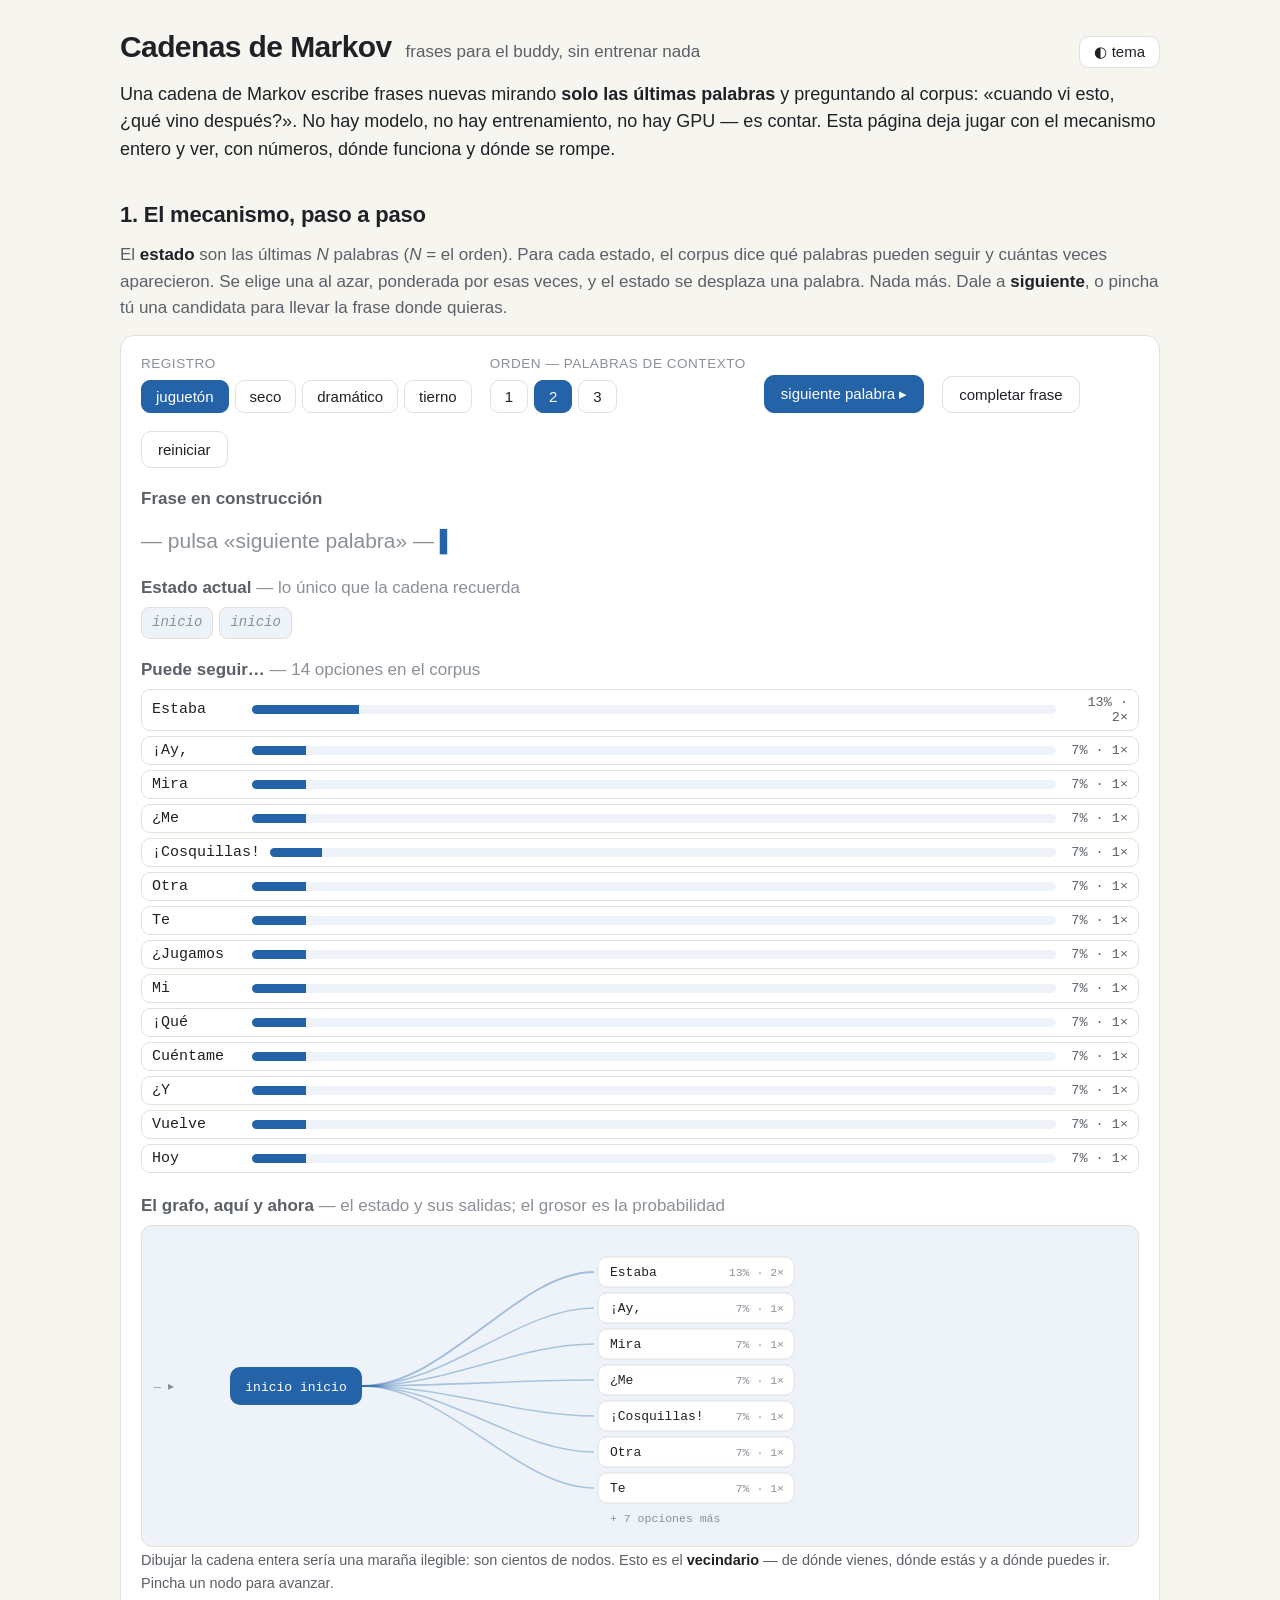
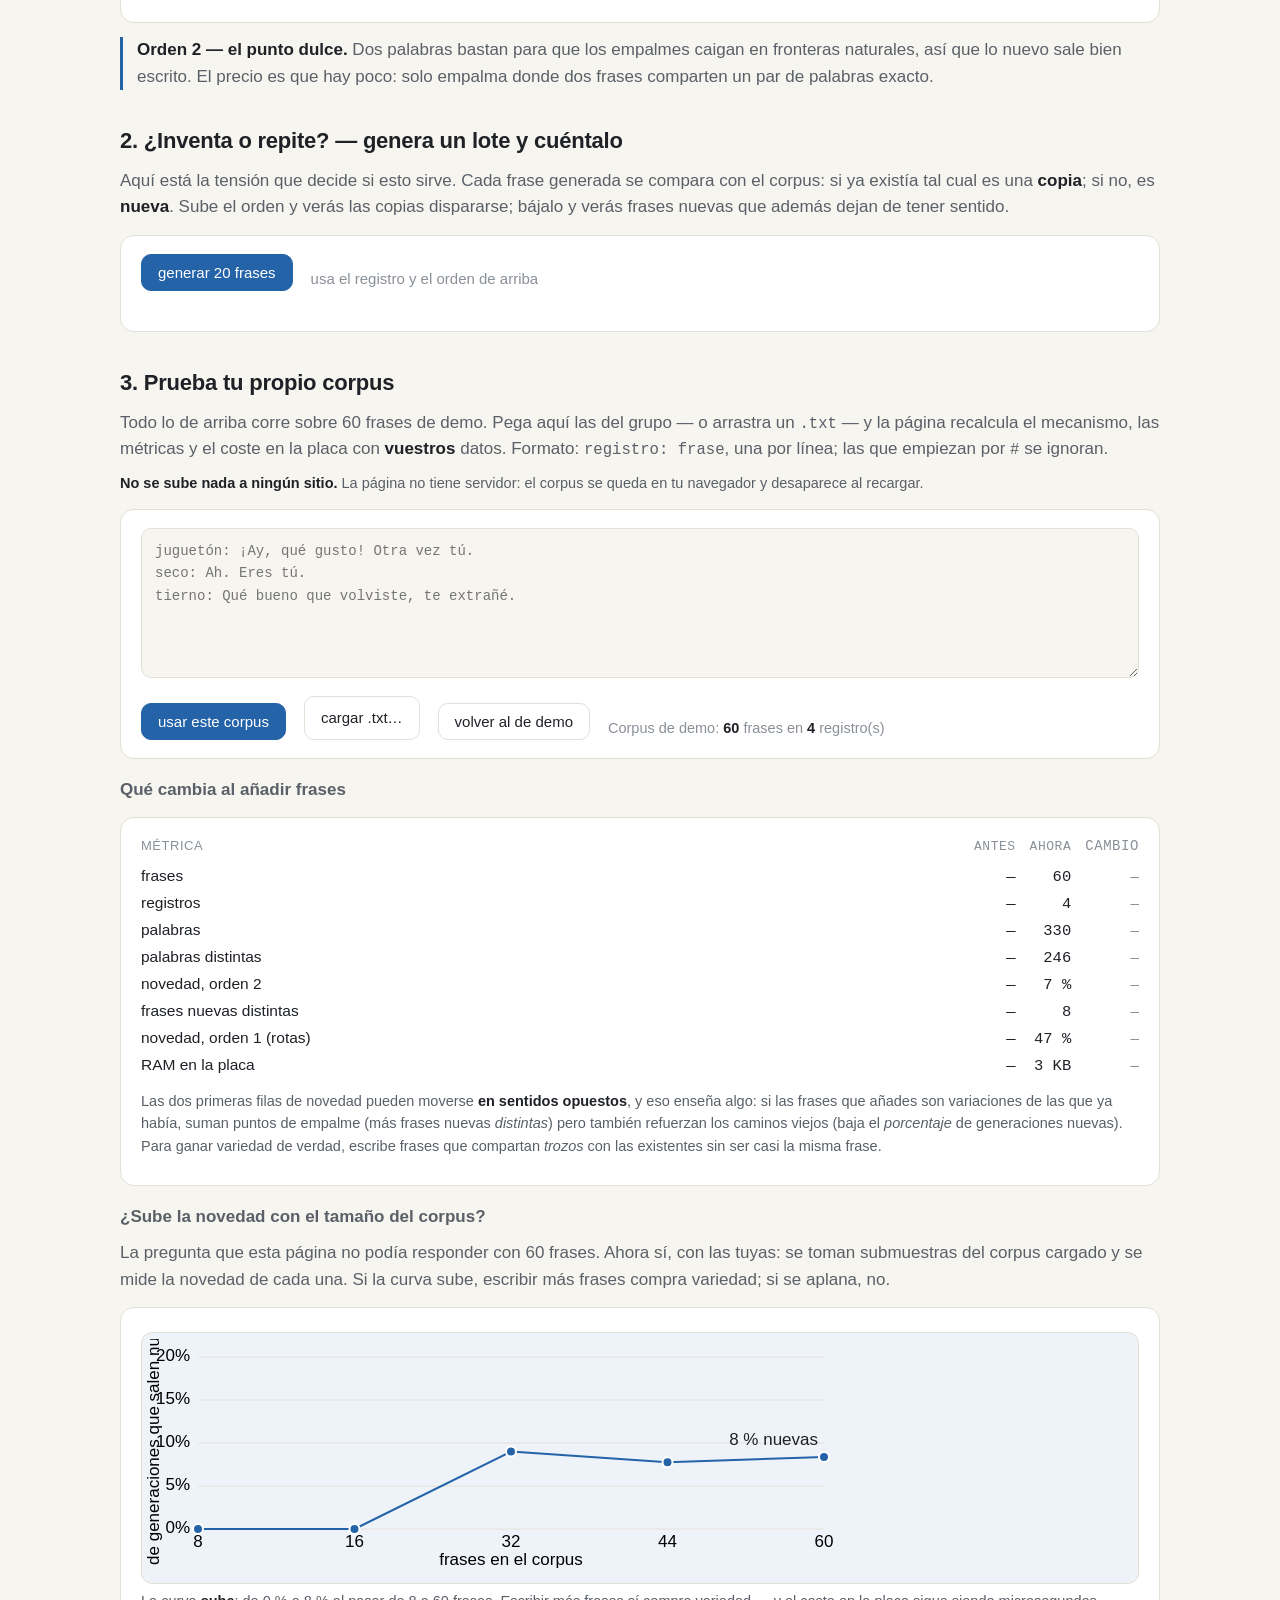
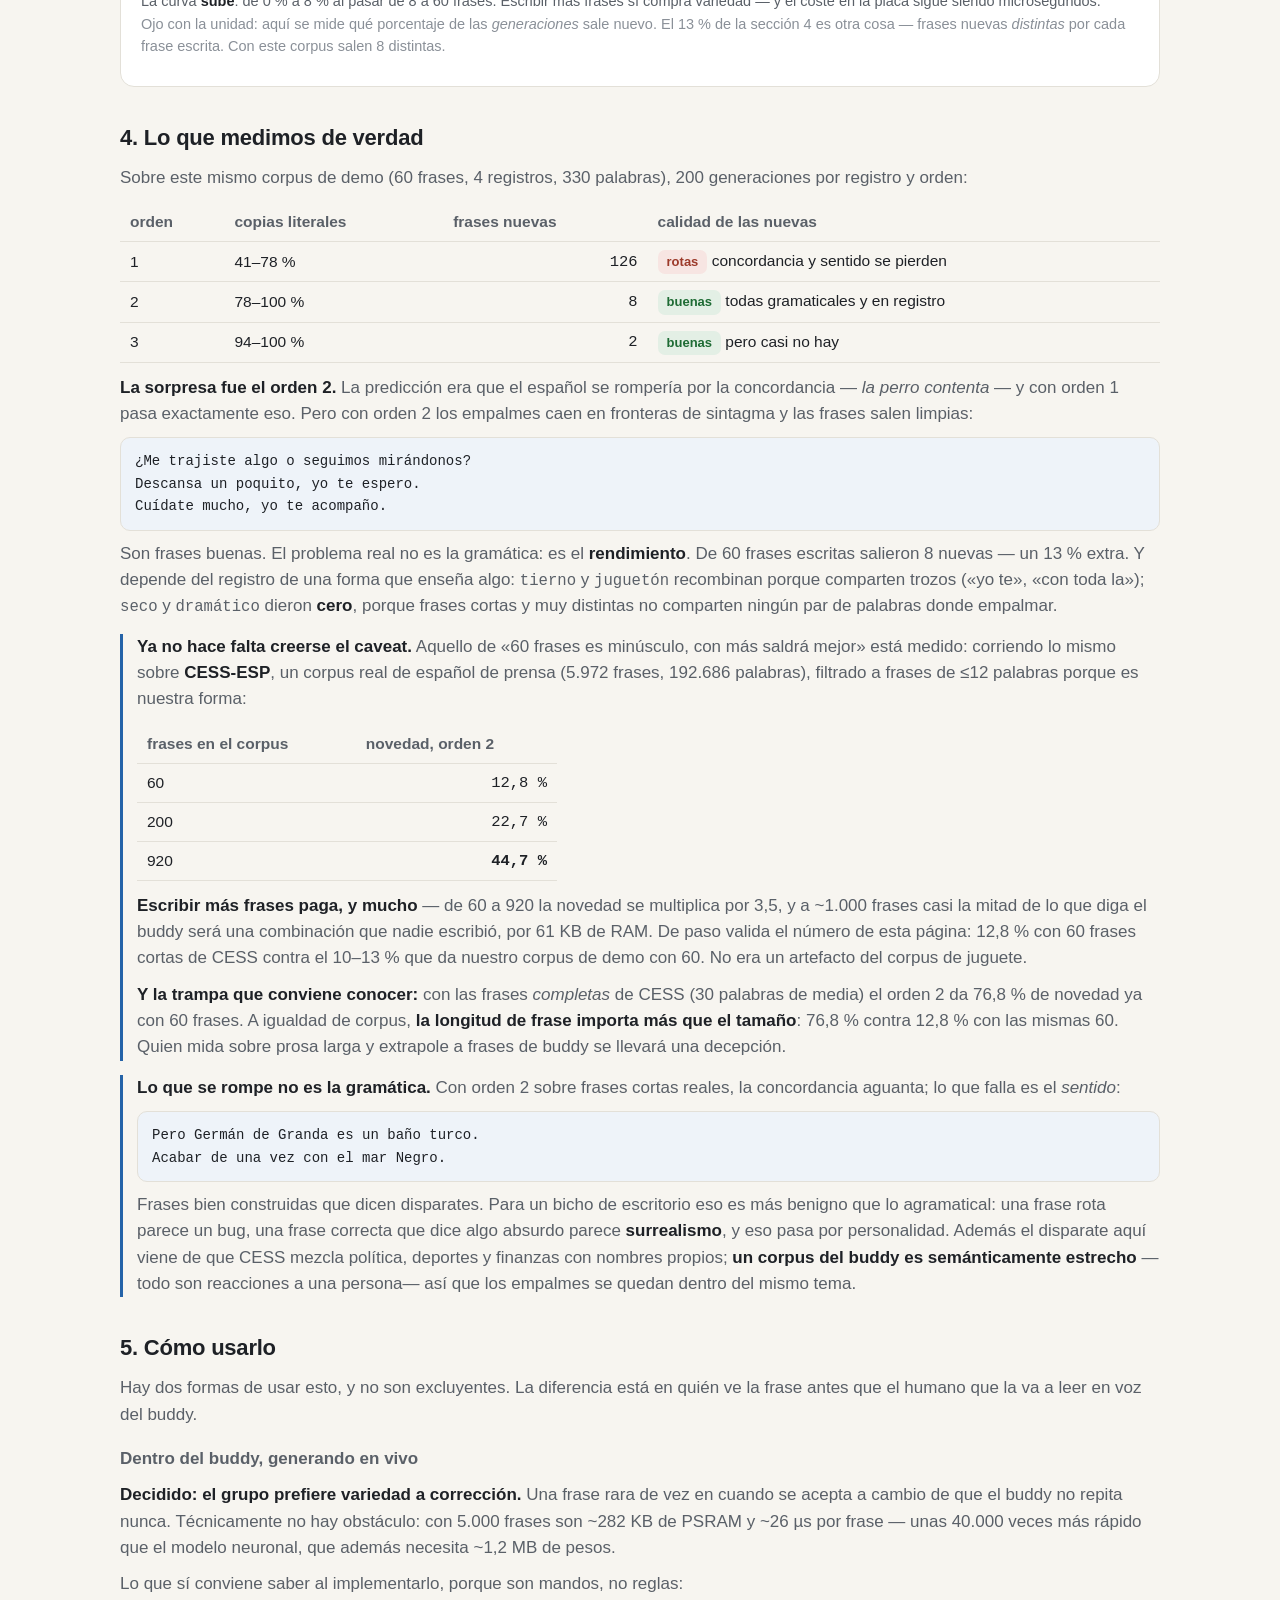
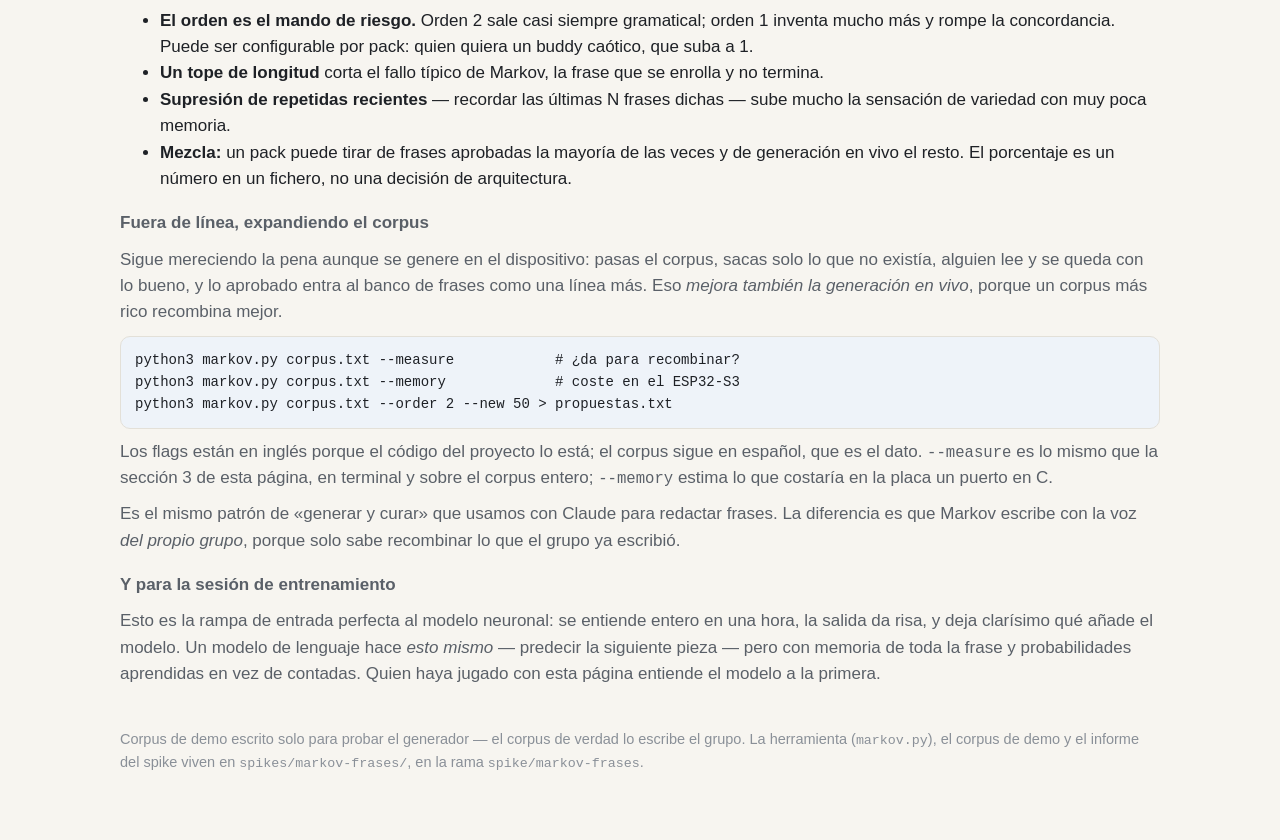
<file: docs/markov.html>
<!DOCTYPE html>
<html lang="es">
<head>
<meta charset="utf-8">
<meta name="viewport" content="width=device-width, initial-scale=1">
<title>Cadenas de Markov — frases para el buddy</title>
<style>
  :root {
    --bg: #f7f5f0; --card: #ffffff; --ink: #1e2126; --ink2: #5a6068;
    --muted: #8a9098; --line: #e3e0d8; --accent: #2563a8; --accent-ink: #ffffff;
    --soft: #eef3f9;
    --good-bg: #e3efe5; --good-ink: #1e6b34;
    --warn-bg: #f5eedd; --warn-ink: #8a6410;
    --bad-bg: #f7e5e2; --bad-ink: #9c3a2a;
  }
  :root[data-theme="dark"] {
    --bg: #14161a; --card: #1e2126; --ink: #eceae4; --ink2: #b9bec6;
    --muted: #7d838c; --line: #2e323a; --accent: #6aa7e0; --accent-ink: #10131a;
    --soft: #232833;
    --good-bg: #1c3324; --good-ink: #7fd096;
    --warn-bg: #35301e; --warn-ink: #e0bd62;
    --bad-bg: #3a211c; --bad-ink: #eb9a85;
  }
  * { box-sizing: border-box; margin: 0; }
  body {
    background: var(--bg); color: var(--ink); padding: 24px 20px 60px;
    font: 17px/1.55 -apple-system, "Segoe UI", Roboto, "Helvetica Neue", sans-serif;
    max-width: 1080px; margin: 0 auto;
  }
  header { display: flex; align-items: baseline; gap: 14px; flex-wrap: wrap; }
  h1 { font-size: 30px; letter-spacing: -0.02em; }
  h2 { font-size: 22px; margin: 34px 0 10px; letter-spacing: -0.01em; }
  h3 { font-size: 17px; margin: 18px 0 6px; color: var(--ink2); }
  p { margin: 10px 0; color: var(--ink2); }
  p.lead { color: var(--ink); font-size: 18px; }
  b, strong { color: var(--ink); }
  a { color: var(--accent); }
  #theme { margin-left: auto; background: var(--card); color: var(--ink);
    border: 1px solid var(--line); border-radius: 10px; padding: 6px 14px;
    font-size: 15px; cursor: pointer; }
  .card { background: var(--card); border: 1px solid var(--line);
    border-radius: 14px; padding: 18px 20px; margin: 14px 0; }
  code, .mono { font-family: ui-monospace, Menlo, monospace; font-size: 0.92em; }
  pre { background: var(--soft); border: 1px solid var(--line); border-radius: 10px;
    padding: 12px 14px; overflow-x: auto; font-size: 14px; line-height: 1.6; }
  table { border-collapse: collapse; width: 100%; margin: 12px 0; font-size: 15.5px; }
  th, td { text-align: left; padding: 7px 10px; border-bottom: 1px solid var(--line); }
  th { color: var(--ink2); font-weight: 600; }
  td.num { font-family: ui-monospace, Menlo, monospace; text-align: right; }
  .controls { display: flex; gap: 18px; flex-wrap: wrap; align-items: flex-end; }
  .ctl label { display: block; font-size: 13.5px; color: var(--muted);
    text-transform: uppercase; letter-spacing: 0.04em; margin-bottom: 5px; }
  .seg { display: flex; gap: 6px; }
  .seg button { padding: 7px 14px; border: 1px solid var(--line); background: transparent;
    color: var(--ink); border-radius: 9px; cursor: pointer; font-size: 15px; }
  .seg button.on { background: var(--accent); color: var(--accent-ink); border-color: var(--accent); }
  .act { padding: 9px 16px; border-radius: 10px; cursor: pointer; font-size: 15px;
    border: 1px solid var(--accent); background: var(--accent); color: var(--accent-ink); }
  .act.ghost { background: transparent; color: var(--ink); border-color: var(--line); }
  .act:disabled { opacity: .4; cursor: default; }

  .chips { display: flex; gap: 6px; flex-wrap: wrap; align-items: center; margin: 4px 0 2px; }
  .chip { padding: 4px 10px; border-radius: 8px; background: var(--soft);
    border: 1px solid var(--line); font-family: ui-monospace, Menlo, monospace; font-size: 14px; }
  .chip.state { background: var(--accent); color: var(--accent-ink); border-color: var(--accent); }
  .chip.boundary { color: var(--muted); font-style: italic; }
  .built { font-size: 21px; line-height: 1.5; margin: 12px 0 4px; min-height: 32px; }
  .built .cursor { color: var(--accent); }
  .cands { display: grid; gap: 5px; margin-top: 6px; }
  .cand { display: grid; grid-template-columns: minmax(90px, auto) 1fr 62px;
    gap: 10px; align-items: center; background: transparent; border: 1px solid var(--line);
    border-radius: 9px; padding: 5px 10px; cursor: pointer; text-align: left;
    color: var(--ink); font-size: 15px; }
  .cand:hover { border-color: var(--accent); }
  .cand .w { font-family: ui-monospace, Menlo, monospace; }
  .cand .bar { height: 9px; border-radius: 5px; background: var(--soft); overflow: hidden; }
  .cand .bar i { display: block; height: 100%; background: var(--accent); }
  .cand .p { text-align: right; color: var(--ink2); font-family: ui-monospace, Menlo, monospace;
    font-size: 13.5px; }
  .badge { display: inline-block; border-radius: 7px; padding: 2px 9px;
    font-size: 13px; font-weight: 600; }
  .b-new { background: var(--good-bg); color: var(--good-ink); }
  .b-copy { background: var(--warn-bg); color: var(--warn-ink); }
  .b-bad { background: var(--bad-bg); color: var(--bad-ink); }
  .out { display: grid; gap: 6px; margin-top: 10px; }
  .out .row { display: grid; grid-template-columns: 74px 1fr; gap: 10px;
    align-items: baseline; padding: 5px 0; border-bottom: 1px solid var(--line); }
  .stats { display: flex; gap: 22px; flex-wrap: wrap; margin-top: 12px; }
  .stat .k { font: 700 27px ui-monospace, Menlo, monospace; }
  .stat .l { font-size: 13.5px; color: var(--muted); }
  .graph-wrap { overflow-x: auto; background: var(--soft); border: 1px solid var(--line);
    border-radius: 11px; padding: 6px 4px; margin-top: 6px; }
  #graph { display: block; min-width: 640px; }
  #graph .n-lbl { font: 13px ui-monospace, Menlo, monospace; }
  #graph .p-lbl { font: 11.5px ui-monospace, Menlo, monospace; fill: var(--muted); }
  #graph .hit { cursor: pointer; }
  #graph .hit:hover rect { stroke: var(--accent); stroke-width: 2; }
  textarea { width: 100%; min-height: 150px; resize: vertical; padding: 11px 13px;
    border: 1px solid var(--line); border-radius: 10px; background: var(--bg);
    color: var(--ink); font: 14px/1.6 ui-monospace, Menlo, monospace; }
  .cmp { display: grid; grid-template-columns: 1fr auto auto auto; gap: 2px 14px;
    align-items: baseline; font-size: 15.5px; }
  .cmp .h { color: var(--muted); font-size: 13px; text-transform: uppercase;
    letter-spacing: .04em; padding-bottom: 4px; }
  .cmp .v { font-family: ui-monospace, Menlo, monospace; text-align: right; }
  .cmp .d { font-family: ui-monospace, Menlo, monospace; text-align: right; font-size: 14px; }
  .up { color: var(--good-ink); } .down { color: var(--bad-ink); } .same { color: var(--muted); }
  .note { border-left: 3px solid var(--accent); padding-left: 14px; margin: 14px 0; }
  footer { color: var(--muted); font-size: 14.5px; margin-top: 40px; }
</style>
</head>
<body>

<header>
  <h1>Cadenas de Markov</h1>
  <span style="color:var(--ink2)">frases para el buddy, sin entrenar nada</span>
  <button id="theme">◐ tema</button>
</header>

<p class="lead">Una cadena de Markov escribe frases nuevas mirando <b>solo las
últimas palabras</b> y preguntando al corpus: «cuando vi esto, ¿qué vino
después?». No hay modelo, no hay entrenamiento, no hay GPU — es contar. Esta
página deja jugar con el mecanismo entero y ver, con números, dónde funciona
y dónde se rompe.</p>

<h2>1. El mecanismo, paso a paso</h2>

<p>El <b>estado</b> son las últimas <i>N</i> palabras (<i>N</i> = el orden).
Para cada estado, el corpus dice qué palabras pueden seguir y cuántas veces
aparecieron. Se elige una al azar, ponderada por esas veces, y el estado se
desplaza una palabra. Nada más. Dale a <b>siguiente</b>, o pincha tú una
candidata para llevar la frase donde quieras.</p>

<div class="card">
  <div class="controls">
    <div class="ctl">
      <label>registro</label>
      <div class="seg" id="reg-seg"></div>
    </div>
    <div class="ctl">
      <label>orden — palabras de contexto</label>
      <div class="seg" id="ord-seg"></div>
    </div>
    <button class="act" id="step">siguiente palabra ▸</button>
    <button class="act ghost" id="finish">completar frase</button>
    <button class="act ghost" id="reset">reiniciar</button>
  </div>

  <h3 style="margin-top:18px">Frase en construcción</h3>
  <div class="built" id="built"></div>

  <h3>Estado actual <span style="font-weight:400;color:var(--muted)">— lo único que la cadena recuerda</span></h3>
  <div class="chips" id="state"></div>

  <h3 id="cands-title">Puede seguir…</h3>
  <div class="cands" id="cands"></div>

  <h3 style="margin-top:20px">El grafo, aquí y ahora
    <span style="font-weight:400;color:var(--muted)">— el estado y sus salidas;
    el grosor es la probabilidad</span></h3>
  <div class="graph-wrap"><svg id="graph" role="img"
       aria-label="Grafo del estado actual y sus continuaciones"></svg></div>
  <p style="font-size:14.5px;margin-top:2px">Dibujar la cadena entera sería una
    maraña ilegible: son cientos de nodos. Esto es el <b>vecindario</b> — de
    dónde vienes, dónde estás y a dónde puedes ir. Pincha un nodo para avanzar.</p>
</div>

<div class="note" id="order-note"></div>

<h2>2. ¿Inventa o repite? — genera un lote y cuéntalo</h2>

<p>Aquí está la tensión que decide si esto sirve. Cada frase generada se
compara con el corpus: si ya existía tal cual es una <b>copia</b>; si no,
es <b>nueva</b>. Sube el orden y verás las copias dispararse; bájalo y verás
frases nuevas que además dejan de tener sentido.</p>

<div class="card">
  <div class="controls">
    <button class="act" id="gen">generar 20 frases</button>
    <span style="color:var(--muted);font-size:15px">usa el registro y el orden de arriba</span>
  </div>
  <div class="stats" id="stats"></div>
  <div class="out" id="out"></div>
</div>

<h2>3. Prueba tu propio corpus</h2>

<p>Todo lo de arriba corre sobre 60 frases de demo. Pega aquí las del grupo —
o arrastra un <code>.txt</code> — y la página recalcula el mecanismo, las
métricas y el coste en la placa con <b>vuestros</b> datos. Formato:
<code>registro: frase</code>, una por línea; las que empiezan por <code>#</code>
se ignoran.</p>

<p style="font-size:14.5px"><b>No se sube nada a ningún sitio.</b> La página no
tiene servidor: el corpus se queda en tu navegador y desaparece al recargar.</p>

<div class="card">
  <textarea id="ta" spellcheck="false" placeholder="juguetón: ¡Ay, qué gusto! Otra vez tú.
seco: Ah. Eres tú.
tierno: Qué bueno que volviste, te extrañé."></textarea>
  <div class="controls" style="margin-top:10px">
    <button class="act" id="use">usar este corpus</button>
    <label class="act ghost" for="file" style="display:inline-block">cargar .txt…</label>
    <input type="file" id="file" accept=".txt,text/plain" hidden>
    <button class="act ghost" id="demo">volver al de demo</button>
    <span id="load-msg" style="font-size:14.5px;color:var(--muted)"></span>
  </div>
</div>

<h3>Qué cambia al añadir frases</h3>
<div class="card">
  <div id="cmp"></div>
  <p style="font-size:14.5px;margin-top:12px">Las dos primeras filas de novedad pueden
  moverse <b>en sentidos opuestos</b>, y eso enseña algo: si las frases que añades son
  variaciones de las que ya había, suman puntos de empalme (más frases nuevas
  <i>distintas</i>) pero también refuerzan los caminos viejos (baja el <i>porcentaje</i> de
  generaciones nuevas). Para ganar variedad de verdad, escribe frases que compartan
  <i>trozos</i> con las existentes sin ser casi la misma frase.</p>
</div>

<h3>¿Sube la novedad con el tamaño del corpus?</h3>
<p>La pregunta que esta página no podía responder con 60 frases. Ahora sí, con
las tuyas: se toman submuestras del corpus cargado y se mide la novedad de cada
una. Si la curva sube, escribir más frases compra variedad; si se aplana, no.</p>
<div class="card">
  <div class="graph-wrap"><svg id="curve" role="img"
     aria-label="Novedad frente al tamaño del corpus"></svg></div>
  <p id="curve-note" style="font-size:14.5px;margin-top:6px"></p>
</div>

<h2>4. Lo que medimos de verdad</h2>

<p>Sobre este mismo corpus de demo (60 frases, 4 registros, 330 palabras),
200 generaciones por registro y orden:</p>

<table>
  <thead><tr><th>orden</th><th>copias literales</th><th class="num">frases nuevas</th><th>calidad de las nuevas</th></tr></thead>
  <tbody>
    <tr><td>1</td><td>41–78 %</td><td class="num">126</td><td><span class="badge b-bad">rotas</span> concordancia y sentido se pierden</td></tr>
    <tr><td>2</td><td>78–100 %</td><td class="num">8</td><td><span class="badge b-new">buenas</span> todas gramaticales y en registro</td></tr>
    <tr><td>3</td><td>94–100 %</td><td class="num">2</td><td><span class="badge b-new">buenas</span> pero casi no hay</td></tr>
  </tbody>
</table>

<p><b>La sorpresa fue el orden 2.</b> La predicción era que el español se
rompería por la concordancia — <i>la perro contenta</i> — y con orden 1 pasa
exactamente eso. Pero con orden 2 los empalmes caen en fronteras de sintagma
y las frases salen limpias:</p>

<pre>¿Me trajiste algo o seguimos mirándonos?
Descansa un poquito, yo te espero.
Cuídate mucho, yo te acompaño.</pre>

<p>Son frases buenas. El problema real no es la gramática: es el
<b>rendimiento</b>. De 60 frases escritas salieron 8 nuevas — un 13 % extra.
Y depende del registro de una forma que enseña algo: <code>tierno</code> y
<code>juguetón</code> recombinan porque comparten trozos («yo te», «con toda
la»); <code>seco</code> y <code>dramático</code> dieron <b>cero</b>, porque
frases cortas y muy distintas no comparten ningún par de palabras donde
empalmar.</p>

<div class="note"><p><b>Ya no hace falta creerse el caveat.</b> Aquello de «60
frases es minúsculo, con más saldrá mejor» está medido: corriendo lo mismo sobre
<b>CESS-ESP</b>, un corpus real de español de prensa (5.972 frases, 192.686
palabras), filtrado a frases de ≤12 palabras porque es nuestra forma:</p>
<table style="max-width:420px">
  <thead><tr><th>frases en el corpus</th><th class="num">novedad, orden 2</th></tr></thead>
  <tbody>
    <tr><td>60</td><td class="num">12,8 %</td></tr>
    <tr><td>200</td><td class="num">22,7 %</td></tr>
    <tr><td>920</td><td class="num"><b>44,7 %</b></td></tr>
  </tbody>
</table>
<p><b>Escribir más frases paga, y mucho</b> — de 60 a 920 la novedad se
multiplica por 3,5, y a ~1.000 frases casi la mitad de lo que diga el buddy será
una combinación que nadie escribió, por 61 KB de RAM. De paso valida el número
de esta página: 12,8 % con 60 frases cortas de CESS contra el 10–13 % que da
nuestro corpus de demo con 60. No era un artefacto del corpus de juguete.</p>
<p><b>Y la trampa que conviene conocer:</b> con las frases <i>completas</i> de
CESS (30 palabras de media) el orden 2 da 76,8 % de novedad ya con 60 frases. A
igualdad de corpus, <b>la longitud de frase importa más que el tamaño</b>: 76,8 %
contra 12,8 % con las mismas 60. Quien mida sobre prosa larga y extrapole a
frases de buddy se llevará una decepción.</p></div>

<div class="note"><p><b>Lo que se rompe no es la gramática.</b> Con orden 2 sobre
frases cortas reales, la concordancia aguanta; lo que falla es el <i>sentido</i>:</p>
<pre>Pero Germán de Granda es un baño turco.
Acabar de una vez con el mar Negro.</pre>
<p>Frases bien construidas que dicen disparates. Para un bicho de escritorio eso
es más benigno que lo agramatical: una frase rota parece un bug, una frase
correcta que dice algo absurdo parece <b>surrealismo</b>, y eso pasa por
personalidad. Además el disparate aquí viene de que CESS mezcla política,
deportes y finanzas con nombres propios; <b>un corpus del buddy es
semánticamente estrecho</b> —todo son reacciones a una persona— así que los
empalmes se quedan dentro del mismo tema.</p></div>

<h2>5. Cómo usarlo</h2>

<p>Hay dos formas de usar esto, y no son excluyentes. La diferencia está en
quién ve la frase antes que el humano que la va a leer en voz del buddy.</p>

<h3>Dentro del buddy, generando en vivo</h3>

<p><b>Decidido: el grupo prefiere variedad a corrección.</b> Una frase rara de
vez en cuando se acepta a cambio de que el buddy no repita nunca. Técnicamente
no hay obstáculo: con 5.000 frases son ~282 KB de PSRAM y ~26 µs por frase —
unas 40.000 veces más rápido que el modelo neuronal, que además necesita
~1,2 MB de pesos.</p>

<p>Lo que sí conviene saber al implementarlo, porque son mandos, no reglas:</p>

<ul>
  <li><b>El orden es el mando de riesgo.</b> Orden 2 sale casi siempre
    gramatical; orden 1 inventa mucho más y rompe la concordancia. Puede ser
    configurable por pack: quien quiera un buddy caótico, que suba a 1.</li>
  <li><b>Un tope de longitud</b> corta el fallo típico de Markov, la frase que
    se enrolla y no termina.</li>
  <li><b>Supresión de repetidas recientes</b> — recordar las últimas N frases
    dichas — sube mucho la sensación de variedad con muy poca memoria.</li>
  <li><b>Mezcla:</b> un pack puede tirar de frases aprobadas la mayoría de las
    veces y de generación en vivo el resto. El porcentaje es un número en un
    fichero, no una decisión de arquitectura.</li>
</ul>

<h3>Fuera de línea, expandiendo el corpus</h3>

<p>Sigue mereciendo la pena aunque se genere en el dispositivo: pasas el corpus,
sacas solo lo que no existía, alguien lee y se queda con lo bueno, y lo aprobado
entra al banco de frases como una línea más. Eso <i>mejora también la generación
en vivo</i>, porque un corpus más rico recombina mejor.</p>

<pre>python3 markov.py corpus.txt --measure            # ¿da para recombinar?
python3 markov.py corpus.txt --memory             # coste en el ESP32-S3
python3 markov.py corpus.txt --order 2 --new 50 &gt; propuestas.txt</pre>

<p>Los flags están en inglés porque el código del proyecto lo está; el corpus
sigue en español, que es el dato. <code>--measure</code> es lo mismo que la
sección 3 de esta página, en terminal y sobre el corpus entero;
<code>--memory</code> estima lo que costaría en la placa un puerto en C.</p>

<p>Es el mismo patrón de «generar y curar» que usamos con Claude para
redactar frases. La diferencia es que Markov escribe con la voz <i>del propio
grupo</i>, porque solo sabe recombinar lo que el grupo ya escribió.</p>

<h3>Y para la sesión de entrenamiento</h3>

<p>Esto es la rampa de entrada perfecta al modelo neuronal: se entiende
entero en una hora, la salida da risa, y deja clarísimo qué añade el modelo.
Un modelo de lenguaje hace <i>esto mismo</i> — predecir la siguiente pieza —
pero con memoria de toda la frase y probabilidades aprendidas en vez de
contadas. Quien haya jugado con esta página entiende el modelo a la primera.</p>

<footer>
  Corpus de demo escrito solo para probar el generador — el corpus de verdad
  lo escribe el grupo. La herramienta (<code>markov.py</code>), el corpus de
  demo y el informe del spike viven en <code>spikes/markov-frases/</code>, en
  la rama <code>spike/markov-frases</code>.
</footer>

<script>
"use strict";
const CORPUS = `
juguetón: ¡Ay, qué gusto! Otra vez tú.
juguetón: Mira quién volvió, mi humano favorito.
juguetón: ¿Me trajiste algo o solo cariño?
juguetón: Estaba contando los segundos, en serio.
juguetón: ¡Cosquillas! Digo, hola.
juguetón: Otra vez tú, qué suerte la mía.
juguetón: Te estaba esperando con toda la pantalla encendida.
juguetón: ¿Jugamos a algo o seguimos mirándonos?
juguetón: Mi humano favorito llegó, avisen a todos.
juguetón: ¡Qué gusto verte la cara otra vez!
juguetón: Cuéntame algo bueno, estoy aburrido.
juguetón: Estaba practicando mis chistes para ti.
juguetón: ¿Y esa tarjeta qué me cuenta?
juguetón: Vuelve pronto, me quedo pensando en ti.
juguetón: Hoy amanecí con toda la energía.
seco: Ah. Eres tú.
seco: Volviste. Bien.
seco: Sí. Aquí sigo.
seco: Ya te vi. No exageres.
seco: Correcto. Sigo encendido.
seco: Otra vez. Qué novedad.
seco: Hola. Eso es todo.
seco: Estoy aquí. Como siempre.
seco: Anotado. Continúa.
seco: Perfecto. Ya nos saludamos.
seco: Sin comentarios.
seco: Te escuché. No hace falta repetir.
seco: Bien. ¿Algo más?
seco: Presente. Como cada día.
seco: Listo. Siguiente.
dramático: ¡Has vuelto! Creí que jamás volverías.
dramático: ¡Oh, la espera fue eterna y cruel!
dramático: ¡El mundo entero se detuvo hasta este instante!
dramático: ¡Nunca, jamás, vuelvas a dejarme así!
dramático: ¡Es el día más glorioso de mi existencia!
dramático: ¡Mis circuitos lloraban en silencio!
dramático: ¡Regresaste, y con ello regresó la luz!
dramático: ¡Cuánta emoción para un cuerpo tan pequeño!
dramático: ¡Jamás olvidaré este momento sublime!
dramático: ¡La soledad me consumía por completo!
dramático: ¡Y entonces apareciste tú, como un milagro!
dramático: ¡Que se detenga todo, mi humano llegó!
dramático: ¡Mi corazón de silicio no resiste tanto!
dramático: ¡Oh destino cruel, me dejaste esperando!
dramático: ¡Este instante merece una canción entera!
tierno: Qué bueno que volviste, te extrañé.
tierno: Aquí estaba, esperándote con calma.
tierno: Me alegra mucho verte de nuevo.
tierno: Descansa un poquito, yo te acompaño.
tierno: Tu compañía es lo mejor del día.
tierno: Estaba tranquilo, sabiendo que volverías.
tierno: Gracias por venir a saludarme.
tierno: Me gusta cuando te quedas un rato.
tierno: Te guardé toda mi atención.
tierno: Qué lindo tenerte cerca otra vez.
tierno: Estoy contento de que estés aquí.
tierno: Cuídate mucho, yo te espero.
tierno: Tu voz me pone de buen humor.
tierno: Siempre es un gusto verte llegar.
tierno: Me quedo contigo el tiempo que quieras.
`;
const INICIO = "", FIN = "", SEP = "";  // centinelas invisibles

let REG = {}, REGS = [], BASE = null;   // BASE = métricas del corpus anterior

// estado -> {palabra: veces}. Las veces SON la probabilidad; no hay nada más.
function build(lines, order) {
  const t = new Map();
  for (const s of lines) {
    const toks = Array(order).fill(INICIO).concat(s.split(/\s+/), FIN);
    for (let i = 0; i + order < toks.length; i++) {
      const k = toks.slice(i, i + order).join(SEP);
      const nx = toks[i + order];
      const m = t.get(k) || new Map();
      m.set(nx, (m.get(nx) || 0) + 1);
      t.set(k, m);
    }
  }
  return t;
}
const pick = m => {
  let total = 0; for (const v of m.values()) total += v;
  let r = Math.random() * total;
  for (const [w, c] of m) { r -= c; if (r < 0) return w; }
  return [...m.keys()][0];
};

let S = { reg: REGS[0], order: 2, table: null, state: [], words: [], done: false };

function rebuild() {
  S.table = build(REG[S.reg], S.order);
  reset();
}
function reset() {
  S.state = Array(S.order).fill(INICIO);
  S.words = []; S.done = false;
  draw();
}
function cands() {
  return S.table.get(S.state.join(SEP)) || new Map();
}
function advance(word) {
  const m = cands();
  if (!m.size) { S.done = true; return; }
  const w = word ?? pick(m);
  if (w === FIN) { S.done = true; }
  else { S.words.push(w); S.state = S.state.concat([w]).slice(1); }
}

function draw() {
  document.getElementById("built").innerHTML =
    (S.words.join(" ") || `<span style="color:var(--muted)">— pulsa «siguiente palabra» —</span>`) +
    (S.done ? ` <span class="badge ${REG[S.reg].includes(S.words.join(" ")) ? "b-copy" : "b-new"}">`
      + (REG[S.reg].includes(S.words.join(" ")) ? "copia del corpus" : "frase nueva") + `</span>`
      : ` <span class="cursor">▌</span>`);

  document.getElementById("state").innerHTML = S.state.map(w =>
    w === INICIO ? `<span class="chip boundary">inicio</span>`
                 : `<span class="chip state">${esc(w)}</span>`).join("");

  const m = cands();
  const title = document.getElementById("cands-title");
  const box = document.getElementById("cands");
  if (S.done || !m.size) {
    title.textContent = "Frase terminada";
    box.innerHTML = `<p style="margin:4px 0">La cadena llegó a un final que vio
      en el corpus. Pulsa <b>reiniciar</b> para empezar otra.</p>`;
    drawGraph();
    return;
  }
  let total = 0; for (const v of m.values()) total += v;
  const rows = [...m.entries()].sort((a, b) => b[1] - a[1]);
  title.innerHTML = `Puede seguir… <span style="font-weight:400;color:var(--muted)">— ${rows.length}
    opci${rows.length === 1 ? "ón" : "ones"} en el corpus${rows.length === 1
      ? ", así que aquí no hay elección: la cadena está obligada" : ""}</span>`;
  box.innerHTML = rows.map(([w, c]) => {
    const pc = c / total * 100;
    return `<button class="cand" data-w="${esc(w)}">
      <span class="w">${w === FIN ? "· fin de frase ·" : esc(w)}</span>
      <span class="bar"><i style="width:${pc}%"></i></span>
      <span class="p">${pc.toFixed(0)}% · ${c}×</span></button>`;
  }).join("");
  box.querySelectorAll(".cand").forEach(b =>
    b.addEventListener("click", () => { advance(b.dataset.w === "· fin de frase ·" ? FIN : b.dataset.w); draw(); }));
  drawGraph();
}

// ---- carga de corpus propio ----------------------------------------------
function parseCorpus(text) {
  const reg = {}, bad = [];
  text.split("\n").forEach((raw, i) => {
    const line = raw.trim();
    if (!line || line.startsWith("#")) return;
    const j = line.indexOf(":");
    if (j < 0) { bad.push(i + 1); return; }
    const r = line.slice(0, j).trim(), t = line.slice(j + 1).trim();
    if (!r || !t) { bad.push(i + 1); return; }
    (reg[r] ||= []).push(t);
  });
  return { reg, bad };
}

// PRNG con semilla: las submuestras deben ser reproducibles entre recargas,
// o la curva bailaría sola y nadie se fiaría de ella.
function mulberry32(a) {
  return function () {
    a |= 0; a = a + 0x6D2B79F5 | 0;
    let t = Math.imul(a ^ a >>> 15, 1 | a);
    t = t + Math.imul(t ^ t >>> 7, 61 | t) ^ t;
    return ((t ^ t >>> 14) >>> 0) / 4294967296;
  };
}

// Novedad de un corpus: % de generaciones que NO estaban ya escritas.
function novelty(reg, order, tries = 200) {
  let outs = 0, copies = 0; const fresh = new Set();
  for (const [, lines] of Object.entries(reg)) {
    if (lines.length < 2) continue;
    const known = new Set(lines), t = build(lines, order);
    for (let i = 0; i < tries; i++) {
      let st = Array(order).fill(INICIO), o = [];
      for (let k = 0; k < 40; k++) {
        const m = t.get(st.join(SEP));
        if (!m) break;
        const w = pick(m);
        if (w === FIN) break;
        o.push(w); st = st.concat([w]).slice(1);
      }
      const g = o.join(" ");
      if (!g) continue;
      outs++;
      if (known.has(g)) copies++; else fresh.add(g);
    }
  }
  return { pct: outs ? (outs - copies) / outs * 100 : 0, fresh: fresh.size, outs };
}

function corpusStats(reg) {
  let lines = 0, words = [];
  for (const v of Object.values(reg)) { lines += v.length; for (const s of v) words.push(...s.split(/\s+/)); }
  const vocab = new Set(words).size;
  const transitions = words.length + lines, rec = 6;           // orden 2 en la placa
  const ramKB = (transitions * rec + vocab * 4) / 1024;
  const n2 = novelty(reg, 2), n1 = novelty(reg, 1);
  return { lines, words: words.length, vocab, ramKB,
           nov2: n2.pct, fresh2: n2.fresh, nov1: n1.pct, regs: Object.keys(reg).length };
}

const FMT = {
  lines: ["frases", v => v], regs: ["registros", v => v],
  words: ["palabras", v => v], vocab: ["palabras distintas", v => v],
  nov2: ["novedad, orden 2", v => v.toFixed(0) + " %"],
  fresh2: ["frases nuevas distintas", v => v],
  nov1: ["novedad, orden 1 (rotas)", v => v.toFixed(0) + " %"],
  ramKB: ["RAM en la placa", v => v.toFixed(0) + " KB"],
};

function renderCompare(now) {
  const box = document.getElementById("cmp");
  const keys = Object.keys(FMT);
  let h = `<div class="cmp"><div class="h">métrica</div><div class="h v">antes</div>
    <div class="h v">ahora</div><div class="h d">cambio</div>`;
  for (const k of keys) {
    const [label, f] = FMT[k];
    const cur = now[k], prev = BASE ? BASE[k] : null;
    let delta = `<span class="same">—</span>`;
    if (prev !== null && prev !== undefined) {
      const d = cur - prev;
      const cls = Math.abs(d) < 1e-9 ? "same" : (d > 0 ? "up" : "down");
      const sign = d > 0 ? "+" : "";
      delta = `<span class="${cls}">${Math.abs(d) < 1e-9 ? "=" : sign + f(d)}</span>`;
    }
    h += `<div>${label}</div><div class="v">${prev === null || prev === undefined ? "—" : f(prev)}</div>
      <div class="v">${f(cur)}</div><div class="d">${delta}</div>`;
  }
  box.innerHTML = h + `</div>`;
}

// ---- curva: novedad frente al tamaño del corpus ---------------------------
function renderCurve(reg) {
  const svg = document.getElementById("curve"), note = document.getElementById("curve-note");
  const total = Object.values(reg).reduce((a, v) => a + v.length, 0);
  const fracs = [0.1, 0.25, 0.5, 0.75, 1.0];
  const pts = [];
  for (const f of fracs) {
    const sub = {};
    const rnd = mulberry32(12345);                 // misma submuestra siempre
    for (const [r, lines] of Object.entries(reg)) {
      const shuffled = lines.map(v => [rnd(), v]).sort((a, b) => a[0] - b[0]).map(v => v[1]);
      const n = Math.max(2, Math.round(lines.length * f));
      sub[r] = shuffled.slice(0, n);
    }
    const n = Object.values(sub).reduce((a, v) => a + v.length, 0);
    pts.push({ n, pct: novelty(sub, 2, 200).pct });   // mismo muestreo que la tabla
  }
  const W = 700, H = 230, L = 52, R = 22, T = 18, B = 40;
  const maxY = Math.max(20, Math.ceil(Math.max(...pts.map(p => p.pct)) / 10) * 10);
  const x = i => L + (W - L - R) * (i / (pts.length - 1));
  const y = v => T + (H - T - B) * (1 - v / maxY);
  let g = "";
  for (let t = 0; t <= maxY; t += maxY / 4) {
    g += `<line x1="${L}" y1="${y(t)}" x2="${W - R}" y2="${y(t)}" stroke="var(--line)"/>
      <text x="${L - 8}" y="${y(t) + 4}" text-anchor="end" class="p-lbl">${t.toFixed(0)}%</text>`;
  }
  g += `<polyline fill="none" stroke="var(--accent)" stroke-width="2" stroke-linejoin="round"
    points="${pts.map((p, i) => `${x(i)},${y(p.pct)}`).join(" ")}"/>`;
  pts.forEach((p, i) => {
    g += `<circle cx="${x(i)}" cy="${y(p.pct)}" r="5" fill="var(--accent)"
      stroke="var(--card)" stroke-width="2"/>
      <text x="${x(i)}" y="${H - B + 18}" text-anchor="middle" class="p-lbl">${p.n}</text>`;
  });
  const last = pts[pts.length - 1];
  g += `<text x="${x(pts.length - 1) - 6}" y="${y(last.pct) - 12}" text-anchor="end"
    class="n-lbl" fill="var(--ink)">${last.pct.toFixed(0)} % nuevas</text>`;
  g += `<text x="${(L + W - R) / 2}" y="${H - 4}" text-anchor="middle" class="p-lbl">frases en el corpus</text>`;
  g += `<text transform="translate(13 ${(T + H - B) / 2}) rotate(-90)" text-anchor="middle"
    class="p-lbl">% de generaciones que salen nuevas</text>`;
  svg.setAttribute("viewBox", `0 0 ${W} ${H}`); svg.setAttribute("height", H);
  svg.innerHTML = g;

  const first = pts[0].pct, rise = last.pct - first;
  const distinct = novelty(reg, 2, 200).fresh;
  note.innerHTML = rise > 5
    ? `La curva <b>sube</b>: de ${first.toFixed(0)} % a ${last.pct.toFixed(0)} % al pasar de
       ${pts[0].n} a ${last.n} frases. Escribir más frases sí compra variedad — y el
       coste en la placa sigue siendo microsegundos.<br>
       <span style="color:var(--muted)">Ojo con la unidad: aquí se mide qué porcentaje de
       las <i>generaciones</i> sale nuevo. El 13&nbsp;% de la sección 4 es otra cosa —
       frases nuevas <i>distintas</i> por cada frase escrita. Con este corpus salen
       ${distinct} distintas.</span>`
    : `La curva está <b>plana</b> (${first.toFixed(0)} % → ${last.pct.toFixed(0)} %). Con este
       corpus, escribir más del mismo estilo no compra novedad: las frases comparten pocos
       pares de palabras donde empalmar. Frases más largas o más parecidas entre sí
       recombinan mejor.<br>
       <span style="color:var(--muted)">Unidad: porcentaje de <i>generaciones</i> que salen
       nuevas; el 13&nbsp;% de la sección 4 mide frases nuevas <i>distintas</i> por frase
       escrita. Con este corpus salen ${distinct} distintas.</span>`;
}

function setCorpus(text, msg) {
  const { reg, bad } = parseCorpus(text);
  const n = Object.values(reg).reduce((a, v) => a + v.length, 0);
  const out = document.getElementById("load-msg");
  if (n < 4) {
    out.innerHTML = `<span style="color:var(--bad-ink)">Solo encontré ${n} frase(s) con
      formato <code>registro: frase</code>. Revisa el formato.</span>`;
    return;
  }
  const prev = Object.keys(REG).length ? corpusStats(REG) : null;
  BASE = prev;
  REG = reg; REGS = Object.keys(REG);
  if (!REGS.includes(S.reg)) S.reg = REGS[0];
  out.innerHTML = `${msg}: <b>${n}</b> frases en <b>${REGS.length}</b> registro(s)` +
    (bad.length ? ` · <span style="color:var(--warn-ink)">${bad.length} línea(s) ignorada(s)
      (sin <code>registro:</code>)</span>` : "");
  refreshSegs(); rebuild(); refreshAnalysis();
}

function refreshAnalysis() {
  renderCompare(corpusStats(REG));
  renderCurve(REG);
}

function drawGraph() {
  const svg = document.getElementById("graph");
  const m = cands();
  const W = 700, rowH = 36, cx = 150, nx = 452, nw = 196;
  const rows = [...m.entries()].sort((a, b) => b[1] - a[1]);
  const shown = rows.slice(0, 7), hidden = rows.length - shown.length;
  const H = Math.max(132, shown.length * rowH + (hidden > 0 ? 34 : 22) + 22);
  const cy = H / 2;
  let total = 0; for (const v of m.values()) total += v;
  const label = w => w === INICIO ? "inicio" : w === FIN ? "· fin ·" : w;
  const cut = (t, n) => t.length > n ? t.slice(0, n - 1) + "…" : t;

  if (!rows.length) {
    svg.setAttribute("viewBox", `0 0 ${W} 90`); svg.setAttribute("height", 90);
    svg.innerHTML = `<text x="${W / 2}" y="50" text-anchor="middle"
      fill="var(--muted)" class="n-lbl">sin continuaciones — la frase terminó</text>`;
    return;
  }
  let g = "";
  shown.forEach(([w, c], i) => {
    const y = 22 + i * rowH + rowH / 2, p = c / total;
    g += `<path d="M ${cx + 66} ${cy} C ${cx + 150} ${cy}, ${nx - 80} ${y}, ${nx - 4} ${y}"
      fill="none" stroke="var(--accent)" stroke-opacity="${(0.3 + 0.6 * p).toFixed(2)}"
      stroke-width="${(1.2 + 5 * p).toFixed(2)}"/>`;
  });
  // de dónde viene
  const prev = S.words.length ? cut(S.words.slice(-3).join(" "), 22) : "—";
  g += `<text x="8" y="${cy + 4}" class="p-lbl">${esc(prev)} ▸</text>`;
  // estado actual
  g += `<g><rect x="${cx - 66}" y="${cy - 19}" width="132" height="38" rx="10"
      fill="var(--accent)"/><text x="${cx}" y="${cy + 5}" text-anchor="middle"
      fill="var(--accent-ink)" class="n-lbl">${esc(cut(S.state.map(label).join(" "), 16))}</text></g>`;
  // candidatas
  shown.forEach(([w, c], i) => {
    const y = 22 + i * rowH + rowH / 2, pc = (c / total * 100).toFixed(0);
    g += `<g class="hit" data-w="${esc(w)}">
      <rect x="${nx}" y="${y - 15}" width="${nw}" height="30" rx="9"
        fill="var(--card)" stroke="var(--line)"/>
      <text x="${nx + 12}" y="${y + 4}" class="n-lbl" fill="var(--ink)">${esc(cut(label(w), 18))}</text>
      <text x="${nx + nw - 10}" y="${y + 4}" text-anchor="end" class="p-lbl">${pc}% · ${c}×</text></g>`;
  });
  if (hidden > 0)
    g += `<text x="${nx + 12}" y="${22 + shown.length * rowH + 16}" class="p-lbl">
      + ${hidden} opci${hidden === 1 ? "ón" : "ones"} más</text>`;
  svg.setAttribute("viewBox", `0 0 ${W} ${H}`);
  svg.setAttribute("height", H);
  svg.innerHTML = g;
  svg.querySelectorAll(".hit").forEach(el => el.addEventListener("click", () => {
    advance(el.dataset.w === FIN ? FIN : el.dataset.w); draw();
  }));
}
const esc = s => s.replace(/[&<>"]/g, c => ({ "&": "&amp;", "<": "&lt;", ">": "&gt;", '"': "&quot;" }[c]));

const NOTES = {
  1: `<p><b>Orden 1 — solo recuerda una palabra.</b> Máxima libertad y máximo
      desastre: la cadena olvida el género y el número que eligió hace dos
      palabras, y el español lo nota enseguida. Casi todo lo que salga será
      nuevo, y casi nada servirá.</p>`,
  2: `<p><b>Orden 2 — el punto dulce.</b> Dos palabras bastan para que los
      empalmes caigan en fronteras naturales, así que lo nuevo sale bien
      escrito. El precio es que hay poco: solo empalma donde dos frases
      comparten un par de palabras exacto.</p>`,
  3: `<p><b>Orden 3 — prácticamente un banco de frases.</b> Con tres palabras
      de contexto casi ningún estado tiene más de una continuación en un
      corpus pequeño, así que la cadena repite las frases originales. Seguro,
      y sin novedad.</p>`
};

function genBatch(n = 20) {
  const known = new Set(REG[S.reg]);
  const t = build(REG[S.reg], S.order);
  const rows = [];
  for (let i = 0; i < n; i++) {
    let st = Array(S.order).fill(INICIO), out = [];
    for (let k = 0; k < 40; k++) {
      const m = t.get(st.join(SEP));
      if (!m) break;
      const w = pick(m);
      if (w === FIN) break;
      out.push(w); st = st.concat([w]).slice(1);
    }
    const s = out.join(" ");
    if (s) rows.push({ s, copy: known.has(s) });
  }
  const copies = rows.filter(r => r.copy).length;
  const fresh = new Set(rows.filter(r => !r.copy).map(r => r.s)).size;
  document.getElementById("stats").innerHTML = `
    <div class="stat"><div class="k">${Math.round(copies / rows.length * 100)}%</div>
      <div class="l">copias literales</div></div>
    <div class="stat"><div class="k">${fresh}</div>
      <div class="l">frases nuevas distintas</div></div>
    <div class="stat"><div class="k">${S.order}</div>
      <div class="l">orden · registro ${S.reg}</div></div>`;
  document.getElementById("out").innerHTML = rows.map(r =>
    `<div class="row"><span class="badge ${r.copy ? "b-copy" : "b-new"}">${r.copy ? "copia" : "nueva"}</span>
     <span>${esc(r.s)}</span></div>`).join("");
}

function seg(id, items, cur, on) {
  document.getElementById(id).innerHTML = items.map(v =>
    `<button data-v="${v}" class="${v == cur ? "on" : ""}">${v}</button>`).join("");
  document.getElementById(id).querySelectorAll("button").forEach(b =>
    b.addEventListener("click", () => on(b.dataset.v)));
}
function refreshSegs() {
  seg("reg-seg", REGS, S.reg, v => { S.reg = v; refreshSegs(); rebuild(); });
  seg("ord-seg", [1, 2, 3], S.order, v => {
    S.order = +v; refreshSegs(); rebuild();
    document.getElementById("order-note").innerHTML = NOTES[S.order];
  });
}
document.getElementById("step").addEventListener("click", () => { advance(); draw(); });
document.getElementById("reset").addEventListener("click", reset);
document.getElementById("finish").addEventListener("click", () => {
  let guard = 0;
  while (!S.done && guard++ < 40) advance();
  draw();
});
document.getElementById("gen").addEventListener("click", () => genBatch());
document.getElementById("theme").addEventListener("click", () => {
  const r = document.documentElement;
  r.dataset.theme = r.dataset.theme === "dark" ? "light" : "dark";
});
if (matchMedia("(prefers-color-scheme: dark)").matches)
  document.documentElement.dataset.theme = "dark";

document.getElementById("use").addEventListener("click", () =>
  setCorpus(document.getElementById("ta").value, "Corpus cargado"));
document.getElementById("demo").addEventListener("click", () => {
  document.getElementById("ta").value = "";
  setCorpus(CORPUS, "Corpus de demo");
});
document.getElementById("file").addEventListener("change", e => {
  const f = e.target.files[0];
  if (!f) return;
  const r = new FileReader();
  r.onload = () => { document.getElementById("ta").value = r.result;
                     setCorpus(r.result, `Cargado ${f.name}`); };
  r.readAsText(f);
});
["dragover", "drop"].forEach(ev => document.addEventListener(ev, e => e.preventDefault()));
document.getElementById("ta").addEventListener("drop", e => {
  const f = e.dataTransfer.files[0];
  if (!f) return;
  const r = new FileReader();
  r.onload = () => { document.getElementById("ta").value = r.result;
                     setCorpus(r.result, `Cargado ${f.name}`); };
  r.readAsText(f);
});

document.getElementById("order-note").innerHTML = NOTES[S.order];
setCorpus(CORPUS, "Corpus de demo");
BASE = null; renderCompare(corpusStats(REG));
</script>
</body>
</html>
</file>
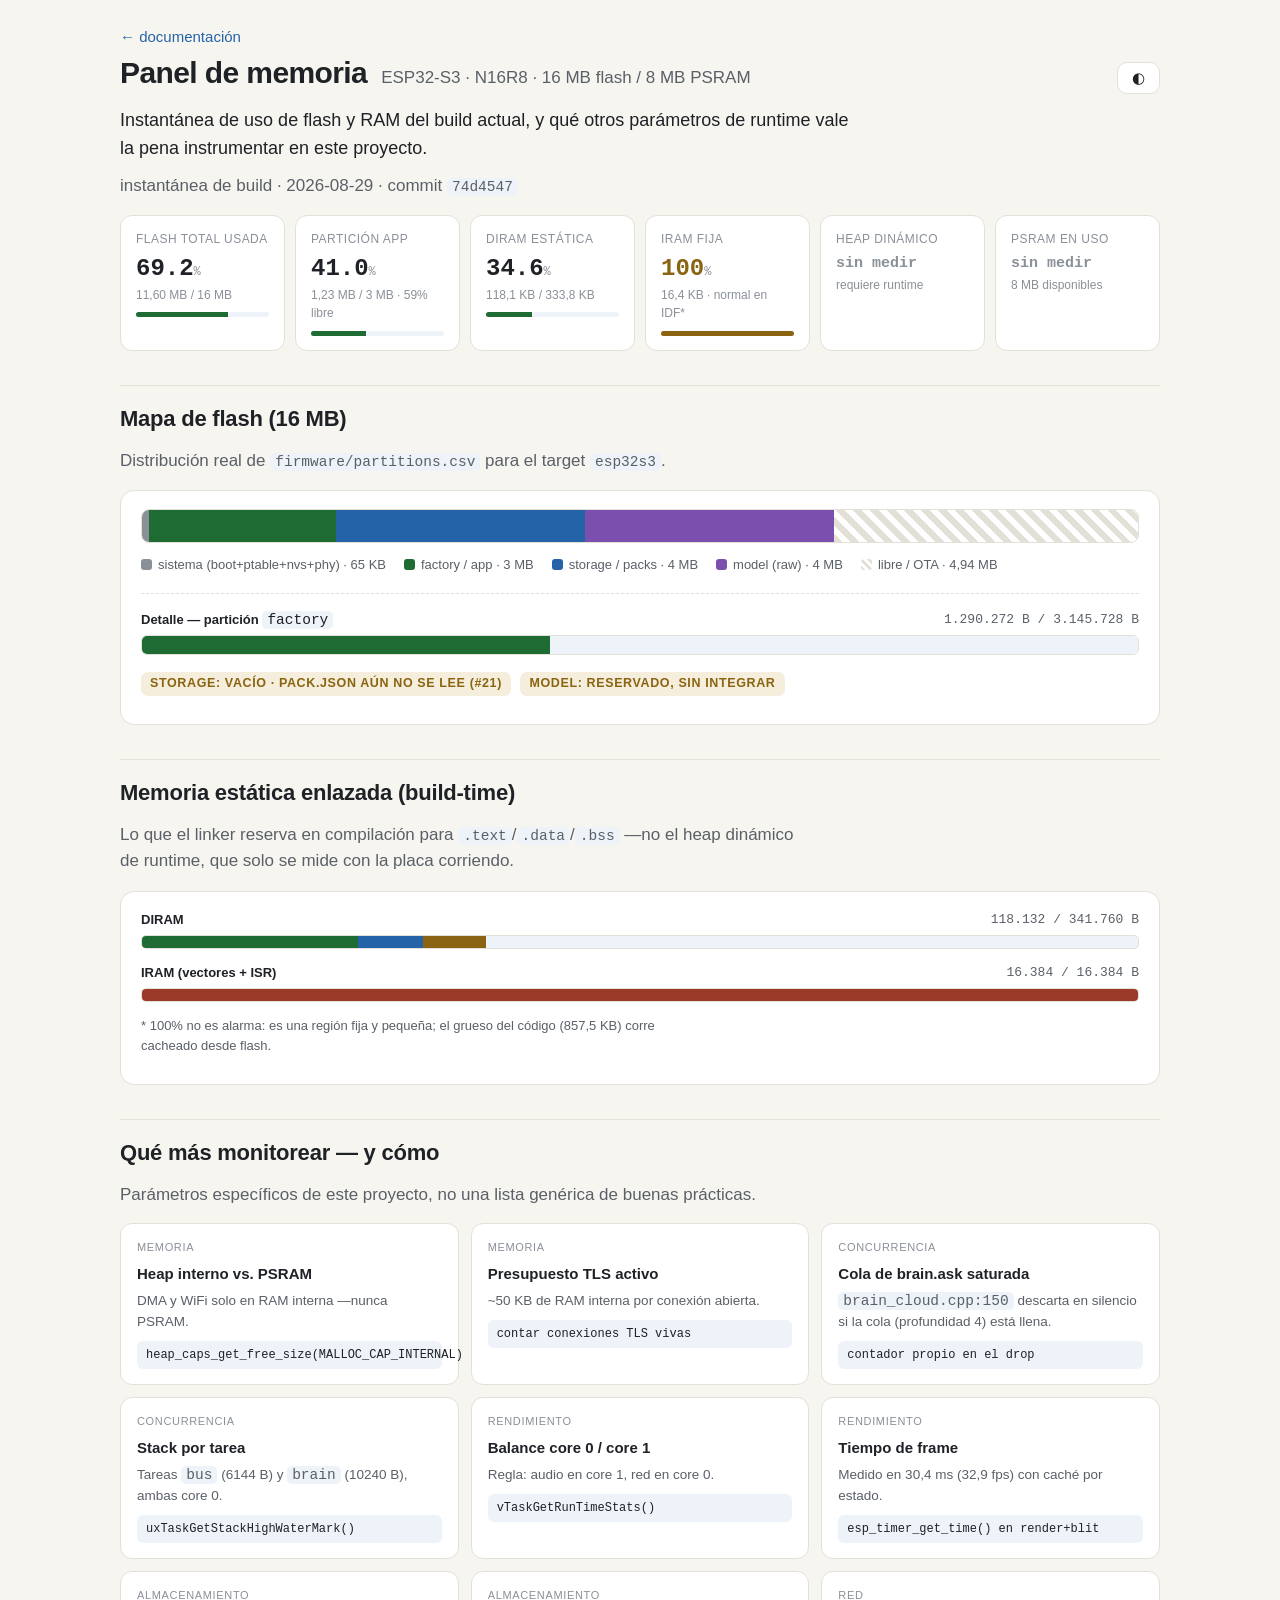
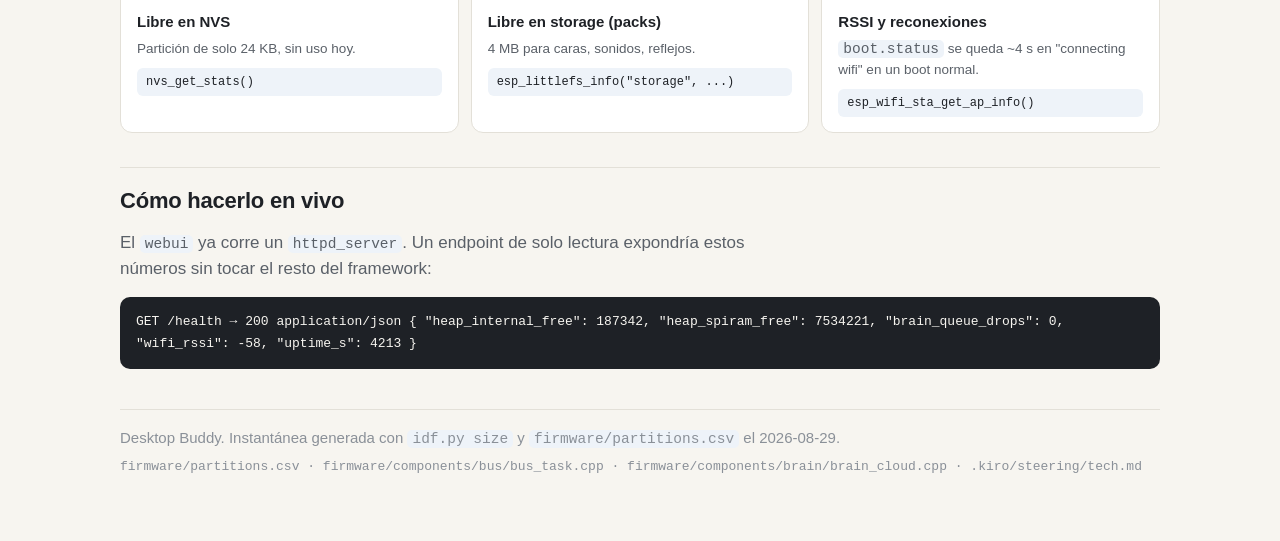
<file: docs/memory-dashboard.html>
<!DOCTYPE html>
<html lang="es">
<head>
<meta charset="utf-8">
<meta name="viewport" content="width=device-width, initial-scale=1">
<title>Panel de memoria — Desktop Buddy</title>
<style>
  :root {
    --bg: #f7f5f0; --card: #ffffff; --ink: #1e2126; --ink2: #5a6068;
    --muted: #8a9098; --line: #e3e0d8; --accent: #2563a8; --accent-ink: #ffffff;
    --soft: #eef3f9;
    --good-bg: #e3efe5; --good-ink: #1e6b34;
    --warn-bg: #f5eedd; --warn-ink: #8a6410;
    --bad-bg: #f7e5e2; --bad-ink: #9c3a2a;
  }
  :root[data-theme="dark"] {
    --bg: #14161a; --card: #1e2126; --ink: #eceae4; --ink2: #b9bec6;
    --muted: #7d838c; --line: #2e323a; --accent: #6aa7e0; --accent-ink: #10131a;
    --soft: #232833;
    --good-bg: #1c3324; --good-ink: #7fd096;
    --warn-bg: #35301e; --warn-ink: #e0bd62;
    --bad-bg: #3a211c; --bad-ink: #eb9a85;
  }
  * { box-sizing: border-box; margin: 0; }
  body {
    background: var(--bg); color: var(--ink); padding: 24px 20px 60px;
    font: 17px/1.55 -apple-system, "Segoe UI", Roboto, "Helvetica Neue", sans-serif;
    max-width: 1080px; margin: 0 auto;
  }
  header { display: flex; align-items: baseline; gap: 14px; flex-wrap: wrap; margin-bottom: 4px; }
  h1 { font-size: 30px; letter-spacing: -0.02em; }
  .sub { color: var(--ink2); font-size: 17px; }
  h2 { font-size: 22px; margin: 34px 0 12px; padding-top: 16px; border-top: 1px solid var(--line); letter-spacing: -0.01em; }
  h3 { font-size: 16px; margin: 20px 0 8px; color: var(--ink2); }
  p { margin: 10px 0; color: var(--ink2); max-width: 72ch; }
  p.lead { color: var(--ink); font-size: 18px; max-width: 74ch; }
  b, strong { color: var(--ink); }
  a { color: var(--accent); }
  code { font: 14.5px ui-monospace, Menlo, monospace; background: var(--soft); border-radius: 5px; padding: 1px 5px; }
  .num { font: inherit; font-variant-numeric: tabular-nums; font-family: ui-monospace, Menlo, monospace; }
  #theme { margin-left: auto; background: var(--card); color: var(--ink);
    border: 1px solid var(--line); border-radius: 10px; padding: 6px 14px;
    font-size: 15px; cursor: pointer; }

  .kpis { display: grid; grid-template-columns: repeat(auto-fit, minmax(160px,1fr)); gap: 10px; margin: 16px 0; }
  .kpi { background: var(--card); border: 1px solid var(--line); border-radius: 12px; padding: 14px 15px; }
  .kpi .l { font-size: 12px; color: var(--muted); text-transform: uppercase; letter-spacing: .04em; margin-bottom: 6px; }
  .kpi .v { font: 700 24px ui-monospace, Menlo, monospace; }
  .kpi .v small { font-size: 12px; color: var(--muted); font-weight: 500; }
  .kpi .s { font-size: 12px; color: var(--muted); margin-top: 4px; }
  .kpi .bar { height: 5px; background: var(--soft); border-radius: 3px; margin-top: 8px; overflow: hidden; }
  .kpi .bar i { display: block; height: 100%; background: var(--good-ink); }
  .kpi.warn .v { color: var(--warn-ink); } .kpi.warn .bar i { background: var(--warn-ink); }
  .kpi.off .v { color: var(--muted); font-size: 15px; }

  .card { background: var(--card); border: 1px solid var(--line); border-radius: 14px; padding: 18px 20px; margin: 16px 0; }
  .flashbar { display: flex; width: 100%; height: 34px; border-radius: 8px; overflow: hidden; border: 1px solid var(--line); }
  .legend { display: flex; flex-wrap: wrap; gap: 10px 18px; margin-top: 12px; font-size: 13px; color: var(--ink2); }
  .legend .sw { display:inline-block; width: 11px; height: 11px; border-radius: 3px; margin-right: 6px; vertical-align: -1px; }
  .appzoom { margin-top: 18px; padding-top: 16px; border-top: 1px dashed var(--line); }
  .appzoom .bar { height: 20px; border-radius: 6px; overflow: hidden; display: flex; border: 1px solid var(--line); }

  .rambar-row { margin-bottom: 14px; } .rambar-row:last-child{margin-bottom:0;}
  .rambar-head { display:flex; justify-content:space-between; font-size: 13px; margin-bottom: 5px; color: var(--ink2); }
  .rambar-head .name { color: var(--ink); font-weight: 600; }
  .rambar { height: 14px; border-radius: 5px; overflow: hidden; display: flex; background: var(--soft); border: 1px solid var(--line); }

  .pill { font-size: 12.5px; font-weight: 700; border-radius: 7px; padding: 2px 9px; text-transform: uppercase; letter-spacing: .05em; display: inline-block; }
  .pill.ok { background: var(--good-bg); color: var(--good-ink); }
  .pill.pending { background: var(--warn-bg); color: var(--warn-ink); }
  .pill.missing { background: var(--bad-bg); color: var(--bad-ink); }

  .grid { display: grid; grid-template-columns: repeat(auto-fit, minmax(260px,1fr)); gap: 12px; margin: 14px 0; }
  .refcard { background: var(--card); border: 1px solid var(--line); border-radius: 12px; padding: 15px 16px; }
  .refcard .cat { font-size: 11px; letter-spacing: .06em; text-transform: uppercase; color: var(--muted); }
  .refcard h4 { font-size: 15px; margin: 6px 0 6px; }
  .refcard p { font-size: 13.5px; margin: 0 0 8px; }
  .refcard .how { font: 12px ui-monospace, Menlo, monospace; background: var(--soft); border-radius: 6px; padding: 7px 9px; }

  .term { background: var(--ink); color: var(--bg); border-radius: 10px; padding: 14px 16px;
    font: 13px/1.7 ui-monospace, Menlo, monospace; overflow-x: auto; margin: 14px 0; }

  footer { margin-top: 40px; padding-top: 16px; border-top: 1px solid var(--line); color: var(--muted); font-size: 15px; }
  footer .src { font: 13px ui-monospace, Menlo, monospace; line-height: 1.9; margin-top: 6px; }
  .back { color: var(--accent); font-size: 15px; text-decoration: none; }
</style>
</head>
<body>

<a class="back" href="index.html">&larr; documentación</a>
<header>
  <h1>Panel de memoria</h1>
  <span class="sub">ESP32-S3 &middot; N16R8 &middot; 16&nbsp;MB flash / 8&nbsp;MB PSRAM</span>
  <button id="theme">&#9680;</button>
</header>
<p class="lead">Instantánea de uso de flash y RAM del build actual, y qué otros parámetros de runtime vale la pena instrumentar en este proyecto.</p>
<p class="sub">instantánea de build &middot; 2026-08-29 &middot; commit <code>74d4547</code></p>

<div class="kpis">
  <div class="kpi"><div class="l">Flash total usada</div><div class="v">69.2<small>%</small></div><div class="s">11,60&nbsp;MB / 16&nbsp;MB</div><div class="bar"><i style="width:69.2%"></i></div></div>
  <div class="kpi"><div class="l">Partición app</div><div class="v">41.0<small>%</small></div><div class="s">1,23&nbsp;MB / 3&nbsp;MB &middot; 59% libre</div><div class="bar"><i style="width:41%"></i></div></div>
  <div class="kpi"><div class="l">DIRAM estática</div><div class="v">34.6<small>%</small></div><div class="s">118,1&nbsp;KB / 333,8&nbsp;KB</div><div class="bar"><i style="width:34.6%"></i></div></div>
  <div class="kpi warn"><div class="l">IRAM fija</div><div class="v">100<small>%</small></div><div class="s">16,4&nbsp;KB &middot; normal en IDF*</div><div class="bar"><i style="width:100%"></i></div></div>
  <div class="kpi off"><div class="l">Heap dinámico</div><div class="v">sin medir</div><div class="s">requiere runtime</div></div>
  <div class="kpi off"><div class="l">PSRAM en uso</div><div class="v">sin medir</div><div class="s">8&nbsp;MB disponibles</div></div>
</div>

<h2>Mapa de flash (16&nbsp;MB)</h2>
<p>Distribución real de <code>firmware/partitions.csv</code> para el target <code>esp32s3</code>.</p>
<div class="card">
  <div class="flashbar" role="img" aria-label="Mapa de la flash de 16 megabytes por partición.">
    <div style="width:0.7%;background:var(--muted)"></div>
    <div style="width:18.75%;background:var(--good-ink)"></div>
    <div style="width:25%;background:var(--accent)"></div>
    <div style="width:25%;background:#7a4fae"></div>
    <div style="width:30.55%;background:repeating-linear-gradient(45deg,var(--line) 0 6px,transparent 6px 12px)"></div>
  </div>
  <div class="legend">
    <span><span class="sw" style="background:var(--muted)"></span>sistema (boot+ptable+nvs+phy) &middot; 65&nbsp;KB</span>
    <span><span class="sw" style="background:var(--good-ink)"></span>factory / app &middot; 3&nbsp;MB</span>
    <span><span class="sw" style="background:var(--accent)"></span>storage / packs &middot; 4&nbsp;MB</span>
    <span><span class="sw" style="background:#7a4fae"></span>model (raw) &middot; 4&nbsp;MB</span>
    <span><span class="sw" style="background:repeating-linear-gradient(45deg,var(--line) 0 3px,transparent 3px 6px)"></span>libre / OTA &middot; 4,94&nbsp;MB</span>
  </div>
  <div class="appzoom">
    <div class="rambar-head"><span class="name">Detalle &mdash; partición <code>factory</code></span><span class="num">1.290.272&nbsp;B / 3.145.728&nbsp;B</span></div>
    <div class="bar"><div style="width:41%;background:var(--good-ink)"></div><div style="width:59%;background:var(--soft)"></div></div>
  </div>
  <p style="margin-top:14px">
    <span class="pill pending">storage: vacío &middot; pack.json aún no se lee (#21)</span>
    &nbsp;<span class="pill pending">model: reservado, sin integrar</span>
  </p>
</div>

<h2>Memoria estática enlazada (build-time)</h2>
<p>Lo que el linker reserva en compilación para <code>.text</code>/<code>.data</code>/<code>.bss</code> &mdash;no el heap dinámico de runtime, que solo se mide con la placa corriendo.</p>
<div class="card">
  <div class="rambar-row">
    <div class="rambar-head"><span class="name">DIRAM</span><span class="num">118.132&nbsp;/&nbsp;341.760&nbsp;B</span></div>
    <div class="rambar">
      <div style="width:21.64%;background:var(--good-ink)" title=".text 73.959 B"></div>
      <div style="width:6.57%;background:var(--accent)" title=".data 22.437 B"></div>
      <div style="width:6.36%;background:var(--warn-ink)" title=".bss 21.736 B"></div>
    </div>
  </div>
  <div class="rambar-row">
    <div class="rambar-head"><span class="name">IRAM (vectores + ISR)</span><span class="num">16.384&nbsp;/&nbsp;16.384&nbsp;B</span></div>
    <div class="rambar"><div style="width:100%;background:var(--bad-ink)"></div></div>
  </div>
  <p style="font-size:13px;margin-top:12px">* 100% no es alarma: es una región fija y pequeña; el grueso del código (857,5&nbsp;KB) corre cacheado desde flash.</p>
</div>

<h2>Qué más monitorear &mdash; y cómo</h2>
<p>Parámetros específicos de este proyecto, no una lista genérica de buenas prácticas.</p>
<div class="grid">
  <div class="refcard"><div class="cat">Memoria</div><h4>Heap interno vs. PSRAM</h4><p>DMA y WiFi solo en RAM interna &mdash;nunca PSRAM.</p><div class="how">heap_caps_get_free_size(MALLOC_CAP_INTERNAL)</div></div>
  <div class="refcard"><div class="cat">Memoria</div><h4>Presupuesto TLS activo</h4><p>~50&nbsp;KB de RAM interna por conexión abierta.</p><div class="how">contar conexiones TLS vivas</div></div>
  <div class="refcard"><div class="cat">Concurrencia</div><h4>Cola de brain.ask saturada</h4><p><code>brain_cloud.cpp:150</code> descarta en silencio si la cola (profundidad 4) está llena.</p><div class="how">contador propio en el drop</div></div>
  <div class="refcard"><div class="cat">Concurrencia</div><h4>Stack por tarea</h4><p>Tareas <code>bus</code> (6144&nbsp;B) y <code>brain</code> (10240&nbsp;B), ambas core&nbsp;0.</p><div class="how">uxTaskGetStackHighWaterMark()</div></div>
  <div class="refcard"><div class="cat">Rendimiento</div><h4>Balance core 0 / core 1</h4><p>Regla: audio en core&nbsp;1, red en core&nbsp;0.</p><div class="how">vTaskGetRunTimeStats()</div></div>
  <div class="refcard"><div class="cat">Rendimiento</div><h4>Tiempo de frame</h4><p>Medido en 30,4&nbsp;ms (32,9&nbsp;fps) con caché por estado.</p><div class="how">esp_timer_get_time() en render+blit</div></div>
  <div class="refcard"><div class="cat">Almacenamiento</div><h4>Libre en NVS</h4><p>Partición de solo 24&nbsp;KB, sin uso hoy.</p><div class="how">nvs_get_stats()</div></div>
  <div class="refcard"><div class="cat">Almacenamiento</div><h4>Libre en storage (packs)</h4><p>4&nbsp;MB para caras, sonidos, reflejos.</p><div class="how">esp_littlefs_info("storage", ...)</div></div>
  <div class="refcard"><div class="cat">Red</div><h4>RSSI y reconexiones</h4><p><code>boot.status</code> se queda ~4&nbsp;s en "connecting wifi" en un boot normal.</p><div class="how">esp_wifi_sta_get_ap_info()</div></div>
</div>

<h2>Cómo hacerlo en vivo</h2>
<p>El <code>webui</code> ya corre un <code>httpd_server</code>. Un endpoint de solo lectura expondría estos números sin tocar el resto del framework:</p>
<div class="term">GET /health &rarr; 200 application/json
{
  "heap_internal_free": 187342,
  "heap_spiram_free": 7534221,
  "brain_queue_drops": 0,
  "wifi_rssi": -58,
  "uptime_s": 4213
}</div>

<footer>
  Desktop Buddy. Instantánea generada con <code>idf.py size</code> y <code>firmware/partitions.csv</code> el 2026-08-29.
  <div class="src">
    firmware/partitions.csv &middot; firmware/components/bus/bus_task.cpp &middot; firmware/components/brain/brain_cloud.cpp &middot; .kiro/steering/tech.md
  </div>
</footer>

<script>
document.getElementById("theme").addEventListener("click", () => {
  const r = document.documentElement;
  r.dataset.theme = r.dataset.theme === "dark" ? "" : "dark";
});
if (matchMedia("(prefers-color-scheme: dark)").matches)
  document.documentElement.dataset.theme = "dark";
</script>
</body>
</html>
</file>
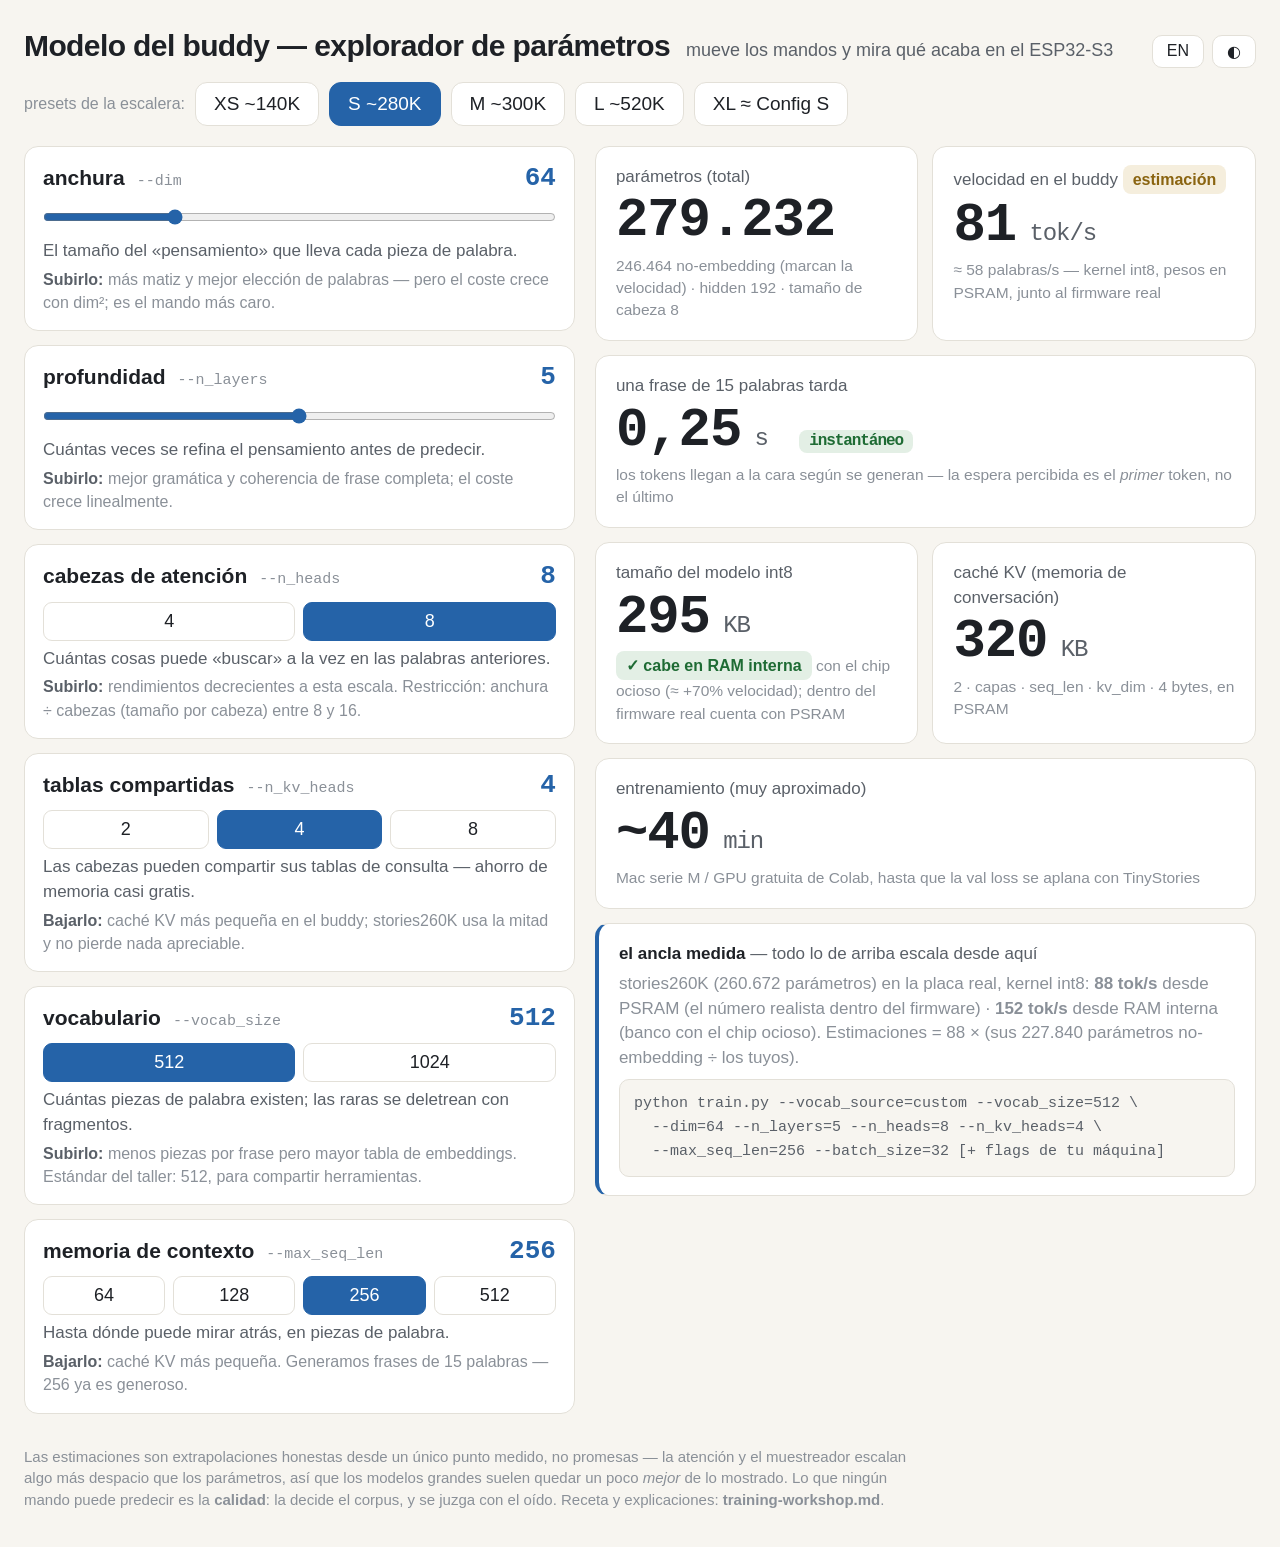
<file: docs/param-explorer.html>
<!DOCTYPE html>
<html lang="es">
<head>
<meta charset="utf-8">
<meta name="viewport" content="width=device-width, initial-scale=1">
<title>Modelo del buddy — explorador de parámetros</title>
<style>
  :root {
    --bg: #f7f5f0; --card: #ffffff; --ink: #1e2126; --ink2: #5a6068;
    --muted: #8a9098; --line: #e3e0d8; --accent: #2563a8; --accent-ink: #ffffff;
    --good-bg: #e3efe5; --good-ink: #1e6b34; --bad-bg: #f7e5e2; --bad-ink: #9c3a2a;
    --warn-bg: #f5eedd; --warn-ink: #8a6410;
  }
  [data-theme="dark"] {
    --bg: #14161a; --card: #1e2126; --ink: #eceae4; --ink2: #b9bec6;
    --muted: #7d838c; --line: #2e323a; --accent: #6aa7e0; --accent-ink: #10131a;
    --good-bg: #1c3324; --good-ink: #7fd096; --bad-bg: #3a211c; --bad-ink: #eb9a85;
    --warn-bg: #35301e; --warn-ink: #e0bd62;
  }
  * { box-sizing: border-box; margin: 0; }
  body {
    background: var(--bg); color: var(--ink);
    font: 20px/1.45 -apple-system, "Segoe UI", Roboto, "Helvetica Neue", sans-serif;
    padding: 24px; max-width: 1400px; margin: 0 auto;
  }
  header { display: flex; align-items: baseline; gap: 16px; flex-wrap: wrap; margin-bottom: 6px; }
  h1 { font-size: 30px; letter-spacing: -0.02em; }
  header .sub { color: var(--ink2); font-size: 18px; }
  header .btns { margin-left: auto; display: flex; gap: 8px; }
  header .btns button { background: var(--card); color: var(--ink);
    border: 1px solid var(--line); border-radius: 10px; padding: 6px 14px;
    font-size: 16px; cursor: pointer; }

  .presets { display: flex; gap: 10px; flex-wrap: wrap; margin: 14px 0 20px; }
  .presets button {
    background: var(--card); color: var(--ink); border: 1px solid var(--line);
    border-radius: 12px; padding: 10px 18px; font-size: 19px; cursor: pointer;
  }
  .presets button.on { background: var(--accent); color: var(--accent-ink); border-color: var(--accent); }
  .presets .note { align-self: center; color: var(--muted); font-size: 16px; }

  .grid { display: grid; grid-template-columns: minmax(380px, 5fr) minmax(420px, 6fr); gap: 20px; }
  @media (max-width: 980px) { .grid { grid-template-columns: 1fr; } }

  .knob { background: var(--card); border: 1px solid var(--line); border-radius: 14px;
    padding: 16px 18px; margin-bottom: 14px; }
  .knob .row { display: flex; align-items: baseline; gap: 12px; }
  .knob .name { font-weight: 700; font-size: 21px; }
  .knob .flag { color: var(--muted); font: 15px ui-monospace, Menlo, monospace; }
  .knob .val { margin-left: auto; font: 700 26px ui-monospace, Menlo, monospace; color: var(--accent); }
  .knob input[type=range] { width: 100%; margin: 10px 0 6px; accent-color: var(--accent); height: 28px; }
  .knob .opts { display: flex; gap: 8px; margin: 10px 0 6px; }
  .knob .opts button { flex: 1; padding: 8px 0; font-size: 18px; border: 1px solid var(--line);
    background: transparent; color: var(--ink); border-radius: 9px; cursor: pointer; }
  .knob .opts button.on { background: var(--accent); color: var(--accent-ink); border-color: var(--accent); }
  .knob .what { color: var(--ink2); font-size: 17px; }
  .knob .up { color: var(--muted); font-size: 16px; margin-top: 4px; }
  .knob .up b { color: var(--ink2); }

  .tile { background: var(--card); border: 1px solid var(--line); border-radius: 14px;
    padding: 18px 20px; margin-bottom: 14px; }
  .tiles2 { display: grid; grid-template-columns: 1fr 1fr; gap: 14px; }
  .tile .label { color: var(--ink2); font-size: 17px; }
  .tile .big { font: 700 54px/1.1 ui-monospace, Menlo, monospace; letter-spacing: -0.02em; margin: 2px 0; }
  .tile .unit { font-size: 24px; color: var(--ink2); font-weight: 400; }
  .tile .foot { color: var(--muted); font-size: 15.5px; margin-top: 4px; }
  .badge { display: inline-block; border-radius: 8px; padding: 3px 10px; font-size: 16px; font-weight: 600; }
  .b-good { background: var(--good-bg); color: var(--good-ink); }
  .b-bad  { background: var(--bad-bg);  color: var(--bad-ink); }
  .b-warn { background: var(--warn-bg); color: var(--warn-ink); }

  .anchor { border-left: 4px solid var(--accent); }
  .anchor .label b { color: var(--ink); }
  .cmd { background: var(--bg); border: 1px solid var(--line); border-radius: 10px;
    font: 15px/1.6 ui-monospace, Menlo, monospace; padding: 12px 14px; margin-top: 8px;
    overflow-x: auto; white-space: pre; color: var(--ink2); }
  footer { color: var(--muted); font-size: 15px; margin-top: 18px; max-width: 900px; }
</style>
</head>
<body>
<header>
  <h1 id="t-title">Modelo del buddy — explorador de parámetros</h1>
  <span class="sub" id="t-sub"></span>
  <div class="btns">
    <button id="lang">EN</button>
    <button id="theme">◐</button>
  </div>
</header>

<div class="presets" id="presets"><span class="note" id="t-presets"></span></div>

<div class="grid">
  <section id="knobs"></section>

  <section>
    <div class="tiles2">
      <div class="tile">
        <div class="label" id="t-params"></div>
        <div class="big" id="o-total">–</div>
        <div class="foot" id="o-nonemb">–</div>
      </div>
      <div class="tile">
        <div class="label"><span id="t-speed"></span> <span class="badge b-warn" id="t-est"></span></div>
        <div class="big" id="o-speed">–</div>
        <div class="foot" id="o-words">–</div>
      </div>
    </div>

    <div class="tile">
      <div class="label" id="t-line"></div>
      <div class="big" id="o-line">–</div>
      <div class="foot" id="t-stream"></div>
    </div>

    <div class="tiles2">
      <div class="tile">
        <div class="label" id="t-int8"></div>
        <div class="big" id="o-int8">–</div>
        <div class="foot" id="o-fit">–</div>
      </div>
      <div class="tile">
        <div class="label" id="t-kv"></div>
        <div class="big" id="o-kv">–</div>
        <div class="foot" id="t-kvfoot"></div>
      </div>
    </div>

    <div class="tile">
      <div class="label" id="t-train"></div>
      <div class="big" id="o-train">–</div>
      <div class="foot" id="t-trainfoot"></div>
    </div>

    <div class="tile anchor">
      <div class="label" id="t-anchor"></div>
      <div class="foot" style="font-size:17px; margin-top:6px" id="t-anchorbody"></div>
      <div class="cmd" id="o-flags">–</div>
    </div>
  </section>
</div>

<footer id="t-footer"></footer>

<script>
"use strict";
// ---- model arithmetic (mirrors llama2.c model.py) -------------------------
const ANCHOR_TOKS = 88.0, ANCHOR_NONEMB = 227840;   // measured: int8, PSRAM

// ---- strings --------------------------------------------------------------
const STR = {
  es: {
    locale: "es-ES",
    title: "Modelo del buddy — explorador de parámetros",
    sub: "mueve los mandos y mira qué acaba en el ESP32-S3",
    presets: "presets de la escalera:",
    params: "parámetros (total)",
    nonemb: (n, hid, hs) => `${n} no-embedding (marcan la velocidad) · hidden ${hid} · tamaño de cabeza ${hs}`,
    speed: "velocidad en el buddy", est: "estimación",
    words: w => `≈ ${w} palabras/s — kernel int8, pesos en PSRAM, junto al firmware real`,
    line: "una frase de 15 palabras tarda",
    stream: "los tokens llegan a la cara según se generan — la espera percibida es el <i>primer</i> token, no el último",
    feel: { instant: "instantáneo", snappy: "ágil", notice: "se nota", slug: "lento" },
    int8: "tamaño del modelo int8",
    fitYes: `<span class="badge b-good">✓ cabe en RAM interna</span> con el chip ocioso (≈ +70% velocidad); dentro del firmware real cuenta con PSRAM`,
    fitNo: `<span class="badge b-warn">solo PSRAM</span> — mayor que la RAM interna libre del S3; la velocidad mostrada ya lo asume`,
    kv: "caché KV (memoria de conversación)",
    kvfoot: "2 · capas · seq_len · kv_dim · 4 bytes, en PSRAM",
    train: "entrenamiento (muy aproximado)",
    trainfoot: "Mac serie M / GPU gratuita de Colab, hasta que la val loss se aplana con TinyStories",
    anchor: "<b>el ancla medida</b> — todo lo de arriba escala desde aquí",
    anchorbody: `stories260K (260.672 parámetros) en la placa real, kernel int8:
      <b>88 tok/s</b> desde PSRAM (el número realista dentro del firmware) ·
      <b>152 tok/s</b> desde RAM interna (banco con el chip ocioso).
      Estimaciones = 88 × (sus 227.840 parámetros no-embedding ÷ los tuyos).`,
    flashNote: "   # fichero fp32 > 2 MB: flashea solo el blob int8",
    deviceHint: "[+ flags de tu máquina]",
    footer: `Las estimaciones son extrapolaciones honestas desde un único punto
      medido, no promesas — la atención y el muestreador escalan algo más
      despacio que los parámetros, así que los modelos grandes suelen quedar
      un poco <i>mejor</i> de lo mostrado. Lo que ningún mando puede predecir
      es la <b>calidad</b>: la decide el corpus, y se juzga con el oído.
      Receta y explicaciones: <b>training-workshop.md</b>.`,
    knobs: {
      dim:    { name: "anchura", what: "El tamaño del «pensamiento» que lleva cada pieza de palabra.",
                up: "<b>Subirlo:</b> más matiz y mejor elección de palabras — pero el coste crece con dim²; es el mando más caro." },
      layers: { name: "profundidad", what: "Cuántas veces se refina el pensamiento antes de predecir.",
                up: "<b>Subirlo:</b> mejor gramática y coherencia de frase completa; el coste crece linealmente." },
      heads:  { name: "cabezas de atención", what: "Cuántas cosas puede «buscar» a la vez en las palabras anteriores.",
                up: "<b>Subirlo:</b> rendimientos decrecientes a esta escala. Restricción: anchura ÷ cabezas (tamaño por cabeza) entre 8 y 16." },
      kv:     { name: "tablas compartidas", what: "Las cabezas pueden compartir sus tablas de consulta — ahorro de memoria casi gratis.",
                up: "<b>Bajarlo:</b> caché KV más pequeña en el buddy; stories260K usa la mitad y no pierde nada apreciable." },
      vocab:  { name: "vocabulario", what: "Cuántas piezas de palabra existen; las raras se deletrean con fragmentos.",
                up: "<b>Subirlo:</b> menos piezas por frase pero mayor tabla de embeddings. Estándar del taller: 512, para compartir herramientas." },
      seq:    { name: "memoria de contexto", what: "Hasta dónde puede mirar atrás, en piezas de palabra.",
                up: "<b>Bajarlo:</b> caché KV más pequeña. Generamos frases de 15 palabras — 256 ya es generoso." },
    },
  },
  en: {
    locale: "en-US",
    title: "Buddy model — parameter explorer",
    sub: "drag the knobs; watch what ships to the ESP32-S3",
    presets: "ladder presets:",
    params: "parameters (total)",
    nonemb: (n, hid, hs) => `${n} non-embedding (these set the speed) · hidden ${hid} · head size ${hs}`,
    speed: "speed on the buddy", est: "estimate",
    words: w => `≈ ${w} words/s — int8 kernel, weights in PSRAM, alongside the real firmware`,
    line: "a 15-word line takes",
    stream: "tokens stream to the face as they generate — perceived wait is the <i>first</i> token, not the last",
    feel: { instant: "instant", snappy: "snappy", notice: "noticeable", slug: "sluggish" },
    int8: "int8 model size",
    fitYes: `<span class="badge b-good">✓ fits internal RAM</span> on an idle chip (≈ +70% speed); count on PSRAM in real firmware`,
    fitNo: `<span class="badge b-warn">PSRAM only</span> — bigger than the S3's free internal RAM; the speed shown already assumes this`,
    kv: "KV cache (chat memory) RAM",
    kvfoot: "2 · layers · seq_len · kv_dim · 4 bytes, in PSRAM",
    train: "training run (very rough)",
    trainfoot: "M-series Mac / free Colab GPU, to a val-loss plateau on TinyStories",
    anchor: "<b>the measured anchor</b> — everything above scales from this",
    anchorbody: `stories260K (260,672 params) on the real board, int8 kernel:
      <b>88 tok/s</b> from PSRAM (the realistic in-firmware number) ·
      <b>152 tok/s</b> from internal RAM (idle-chip benchmark).
      Estimates = 88 × (its 227,840 non-embedding params ÷ yours).`,
    flashNote: "   # fp32 file > 2 MB: flash the int8 blob only",
    deviceHint: "[+ device flags for your machine]",
    footer: `Estimates are honest extrapolations from one measured point, not
      promises — attention and the sampler scale a little slower than
      parameter count, so big models tend to land slightly <i>better</i> than
      shown. What no slider can predict is <b>quality</b>: that's decided by
      the corpus, and judged by ear. Recipe &amp; deeper explanations:
      <b>training-workshop.md</b>.`,
    knobs: {
      dim:    { name: "width", what: "How big the “thought” carried per word-piece is.",
                up: "<b>Up:</b> more nuance and better word choice — but cost grows with dim², the most expensive knob here." },
      layers: { name: "depth", what: "How many times the thought is refined before predicting.",
                up: "<b>Up:</b> better grammar and whole-sentence coherence; cost grows linearly." },
      heads:  { name: "attention heads", what: "How many things it can “look for” at once in the words so far.",
                up: "<b>Up:</b> diminishing returns at this scale. Constraint: width ÷ heads (the per-head size) should stay 8–16." },
      kv:     { name: "shared lookups", what: "Heads can share their lookup tables — a nearly-free memory saver.",
                up: "<b>Down:</b> smaller KV cache on the buddy; stories260K uses half and loses nothing noticeable." },
      vocab:  { name: "vocabulary", what: "How many word-pieces exist; rare words get spelled from fragments.",
                up: "<b>Up:</b> fewer pieces per sentence but a bigger embedding table. Workshop standard: 512, so all models share tooling." },
      seq:    { name: "memory span", what: "How far back it can see, in word-pieces.",
                up: "<b>Down:</b> smaller KV cache. We generate 15-word one-liners — 256 is already generous." },
    },
  },
};
let LANG = "es";

const KNOBS = [
  { id:"dim", flag:"--dim", type:"range", min:32, max:160, step:16, val:64 },
  { id:"layers", flag:"--n_layers", type:"range", min:2, max:8, step:1, val:5 },
  { id:"heads", flag:"--n_heads", type:"opts", opts:[4,8], val:8 },
  { id:"kv", flag:"--n_kv_heads", type:"opts", opts:[2,4,8], val:4 },
  { id:"vocab", flag:"--vocab_size", type:"opts", opts:[512,1024], val:512 },
  { id:"seq", flag:"--max_seq_len", type:"opts", opts:[64,128,256,512], val:256 },
];
const PRESETS = {
  "XS ~140K": {dim:48, layers:4, heads:4, kv:4, vocab:512, seq:256},
  // stories260K's shape — but train.py's default hidden-layer rounding (192
  // vs its 172) makes recipe-trained models ~7% bigger than the original.
  "S ~280K": {dim:64, layers:5, heads:8, kv:4, vocab:512, seq:256},
  "M ~300K": {dim:64, layers:6, heads:8, kv:4, vocab:512, seq:256},
  "L ~520K": {dim:80, layers:6, heads:8, kv:8, vocab:512, seq:256},
  "XL ≈ Config S": {dim:128, layers:6, heads:8, kv:4, vocab:1024, seq:256},
};
const S = Object.fromEntries(KNOBS.map(k => [k.id, k.val]));

function hiddenDim(dim) {                     // llama2.c: 4*dim*2/3, rounded up to 32
  const h = Math.floor(2 * 4 * dim / 3);
  return Math.ceil(h / 32) * 32;
}
function model() {
  const {dim, layers, heads, kv, vocab, seq} = S;
  const kvDim = Math.floor(dim * kv / heads);
  const hid = hiddenDim(dim);
  const perLayer = 2*dim*dim + 2*dim*kvDim + 3*dim*hid + 2*dim;
  const nonEmb = layers * perLayer + dim;
  const total = nonEmb + vocab * dim;         // classifier is tied to the embedding
  const toks = ANCHOR_TOKS * ANCHOR_NONEMB / nonEmb;
  return { kvDim, hid, nonEmb, total, toks,
    lineSec: 20 / toks,                        // ~20 word-pieces per 15-word line
    int8KB: total * 1.08 / 1024,               // + per-row scales & fp32 norms
    fp32MB: total * 4 / 1048576,
    kvKB: 2 * layers * seq * kvDim * 4 / 1024 };
}
const fmt = n => n.toLocaleString(STR[LANG].locale);

function render() {
  const t = STR[LANG], m = model();
  document.getElementById("o-total").textContent = fmt(m.total);
  document.getElementById("o-nonemb").textContent = t.nonemb(fmt(m.nonEmb), m.hid, S.dim / S.heads);
  document.getElementById("o-speed").innerHTML = `${Math.round(m.toks)}<span class="unit"> tok/s</span>`;
  document.getElementById("o-words").textContent = t.words((m.toks / 1.4).toFixed(0));
  const feel = m.lineSec < 0.4 ? [t.feel.instant, "b-good"] : m.lineSec < 1.0 ? [t.feel.snappy, "b-good"]
             : m.lineSec < 2.0 ? [t.feel.notice, "b-warn"] : [t.feel.slug, "b-bad"];
  document.getElementById("o-line").innerHTML =
    `${m.lineSec.toFixed(2).replace(".", t.locale === "es-ES" ? "," : ".")}<span class="unit"> s</span> <span class="badge ${feel[1]}">${feel[0]}</span>`;
  document.getElementById("o-int8").innerHTML = `${Math.round(m.int8KB)}<span class="unit"> KB</span>`;
  document.getElementById("o-fit").innerHTML = m.int8KB <= 350 ? t.fitYes : t.fitNo;
  document.getElementById("o-kv").innerHTML = `${Math.round(m.kvKB)}<span class="unit"> KB</span>`;
  const mins = 20 + m.nonEmb / 1e6 * 90;
  document.getElementById("o-train").innerHTML = mins < 55
    ? `~${Math.round(mins / 10) * 10}<span class="unit"> min</span>`
    : `~${(mins / 60).toFixed(1).replace(".", t.locale === "es-ES" ? "," : ".")}<span class="unit"> h</span>`;
  document.getElementById("o-flags").textContent =
    `python train.py --vocab_source=custom --vocab_size=${S.vocab} \\\n` +
    `  --dim=${S.dim} --n_layers=${S.layers} --n_heads=${S.heads} --n_kv_heads=${S.kv} \\\n` +
    `  --max_seq_len=${S.seq} --batch_size=32 ${t.deviceHint}` +
    (m.fp32MB > 2 ? t.flashNote : "");
  document.querySelectorAll("#presets button").forEach(b => {
    const p = PRESETS[b.textContent];
    b.classList.toggle("on", p && Object.keys(p).every(k => S[k] === p[k]));
  });
  document.querySelectorAll('[data-knob="kv"] .opts button').forEach(b => {
    const v = +b.dataset.v;
    b.disabled = S.heads % v !== 0;
    b.style.opacity = b.disabled ? 0.25 : 1;
  });
}

function applyLang() {
  const t = STR[LANG];
  document.documentElement.lang = LANG;
  document.title = t.title;
  document.getElementById("t-title").textContent = t.title;
  document.getElementById("t-sub").textContent = t.sub;
  document.getElementById("t-presets").textContent = t.presets;
  document.getElementById("t-params").textContent = t.params;
  document.getElementById("t-speed").textContent = t.speed;
  document.getElementById("t-est").textContent = t.est;
  document.getElementById("t-line").textContent = t.line;
  document.getElementById("t-stream").innerHTML = t.stream;
  document.getElementById("t-int8").textContent = t.int8;
  document.getElementById("t-kv").textContent = t.kv;
  document.getElementById("t-kvfoot").textContent = t.kvfoot;
  document.getElementById("t-train").textContent = t.train;
  document.getElementById("t-trainfoot").textContent = t.trainfoot;
  document.getElementById("t-anchor").innerHTML = t.anchor;
  document.getElementById("t-anchorbody").innerHTML = t.anchorbody;
  document.getElementById("t-footer").innerHTML = t.footer;
  document.getElementById("lang").textContent = LANG === "es" ? "EN" : "ES";
  for (const k of KNOBS) {
    const el = document.querySelector(`[data-knob="${k.id}"]`);
    el.querySelector(".name").textContent = t.knobs[k.id].name;
    el.querySelector(".what").innerHTML = t.knobs[k.id].what;
    el.querySelector(".up").innerHTML = t.knobs[k.id].up;
  }
  render();
}

// ---- build the UI ---------------------------------------------------------
const knobsEl = document.getElementById("knobs");
for (const k of KNOBS) {
  const div = document.createElement("div");
  div.className = "knob"; div.dataset.knob = k.id;
  let control;
  if (k.type === "range") {
    control = `<input type="range" min="${k.min}" max="${k.max}" step="${k.step}" value="${k.val}">`;
  } else {
    control = `<div class="opts">` + k.opts.map(o =>
      `<button data-v="${o}" class="${o === k.val ? "on" : ""}">${o}</button>`).join("") + `</div>`;
  }
  div.innerHTML = `
    <div class="row"><span class="name"></span>
      <span class="flag">${k.flag}</span><span class="val" id="v-${k.id}">${k.val}</span></div>
    ${control}
    <div class="what"></div>
    <div class="up"></div>`;
  knobsEl.appendChild(div);
  if (k.type === "range") {
    div.querySelector("input").addEventListener("input", e => {
      S[k.id] = +e.target.value;
      if (k.id === "dim" && S.dim % S.heads !== 0) { S.heads = 4; syncUI(); }
      if (k.id === "dim" && S.dim / S.heads > 20) { S.heads = 8; syncUI(); }
      document.getElementById("v-" + k.id).textContent = S[k.id];
      render();
    });
  } else {
    div.querySelectorAll(".opts button").forEach(b => b.addEventListener("click", () => {
      S[k.id] = +b.dataset.v;
      if (k.id === "heads" && S.heads % S.kv !== 0) S.kv = S.heads;
      syncUI(); render();
    }));
  }
}
function syncUI() {
  for (const k of KNOBS) {
    document.getElementById("v-" + k.id).textContent = S[k.id];
    const el = document.querySelector(`[data-knob="${k.id}"]`);
    if (k.type === "range") el.querySelector("input").value = S[k.id];
    else el.querySelectorAll(".opts button").forEach(b =>
      b.classList.toggle("on", +b.dataset.v === S[k.id]));
  }
}
const presetsEl = document.getElementById("presets");
for (const [name, p] of Object.entries(PRESETS)) {
  const b = document.createElement("button");
  b.textContent = name;
  b.addEventListener("click", () => { Object.assign(S, p); syncUI(); render(); });
  presetsEl.appendChild(b);
}
document.getElementById("lang").addEventListener("click", () => {
  LANG = LANG === "es" ? "en" : "es";
  applyLang();
});
document.getElementById("theme").addEventListener("click", () => {
  const r = document.documentElement;
  r.dataset.theme = r.dataset.theme === "dark" ? "" : "dark";
});
if (matchMedia("(prefers-color-scheme: dark)").matches)
  document.documentElement.dataset.theme = "dark";
applyLang();
</script>
</body>
</html>
</file>
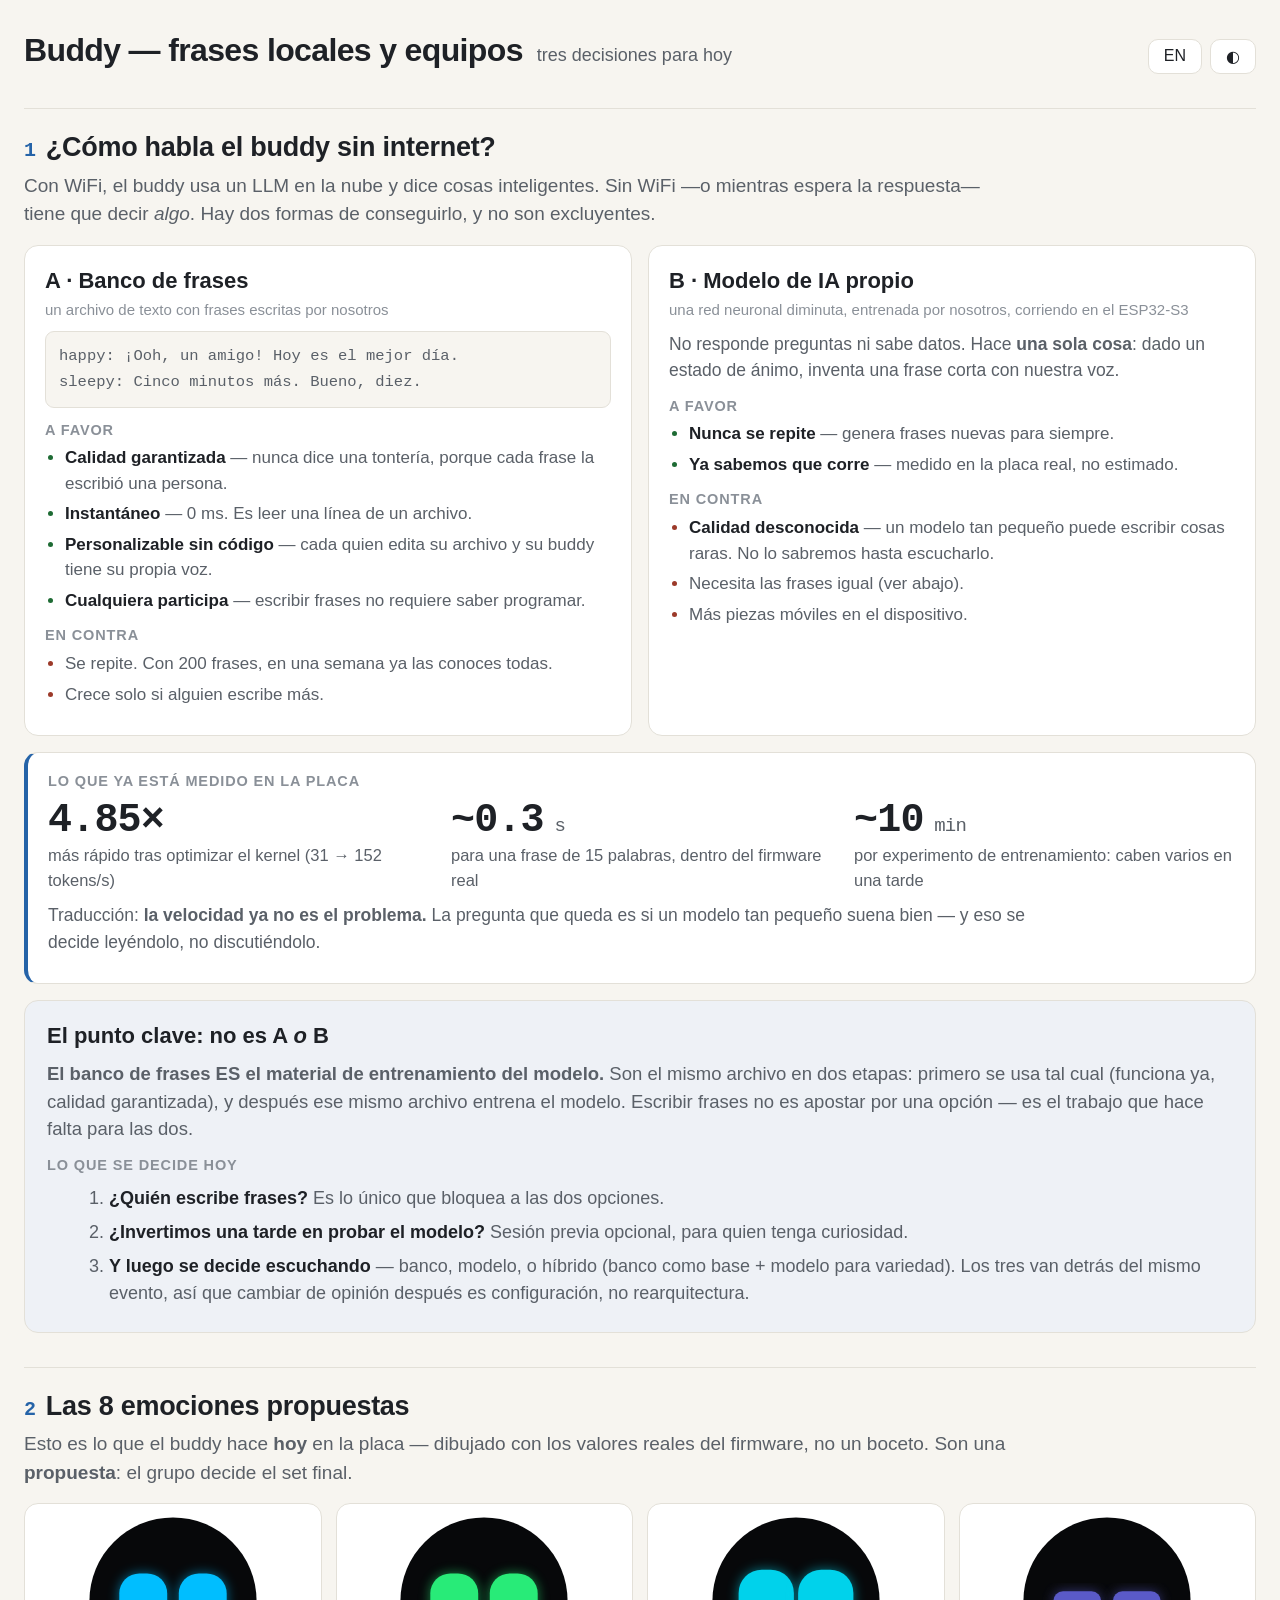
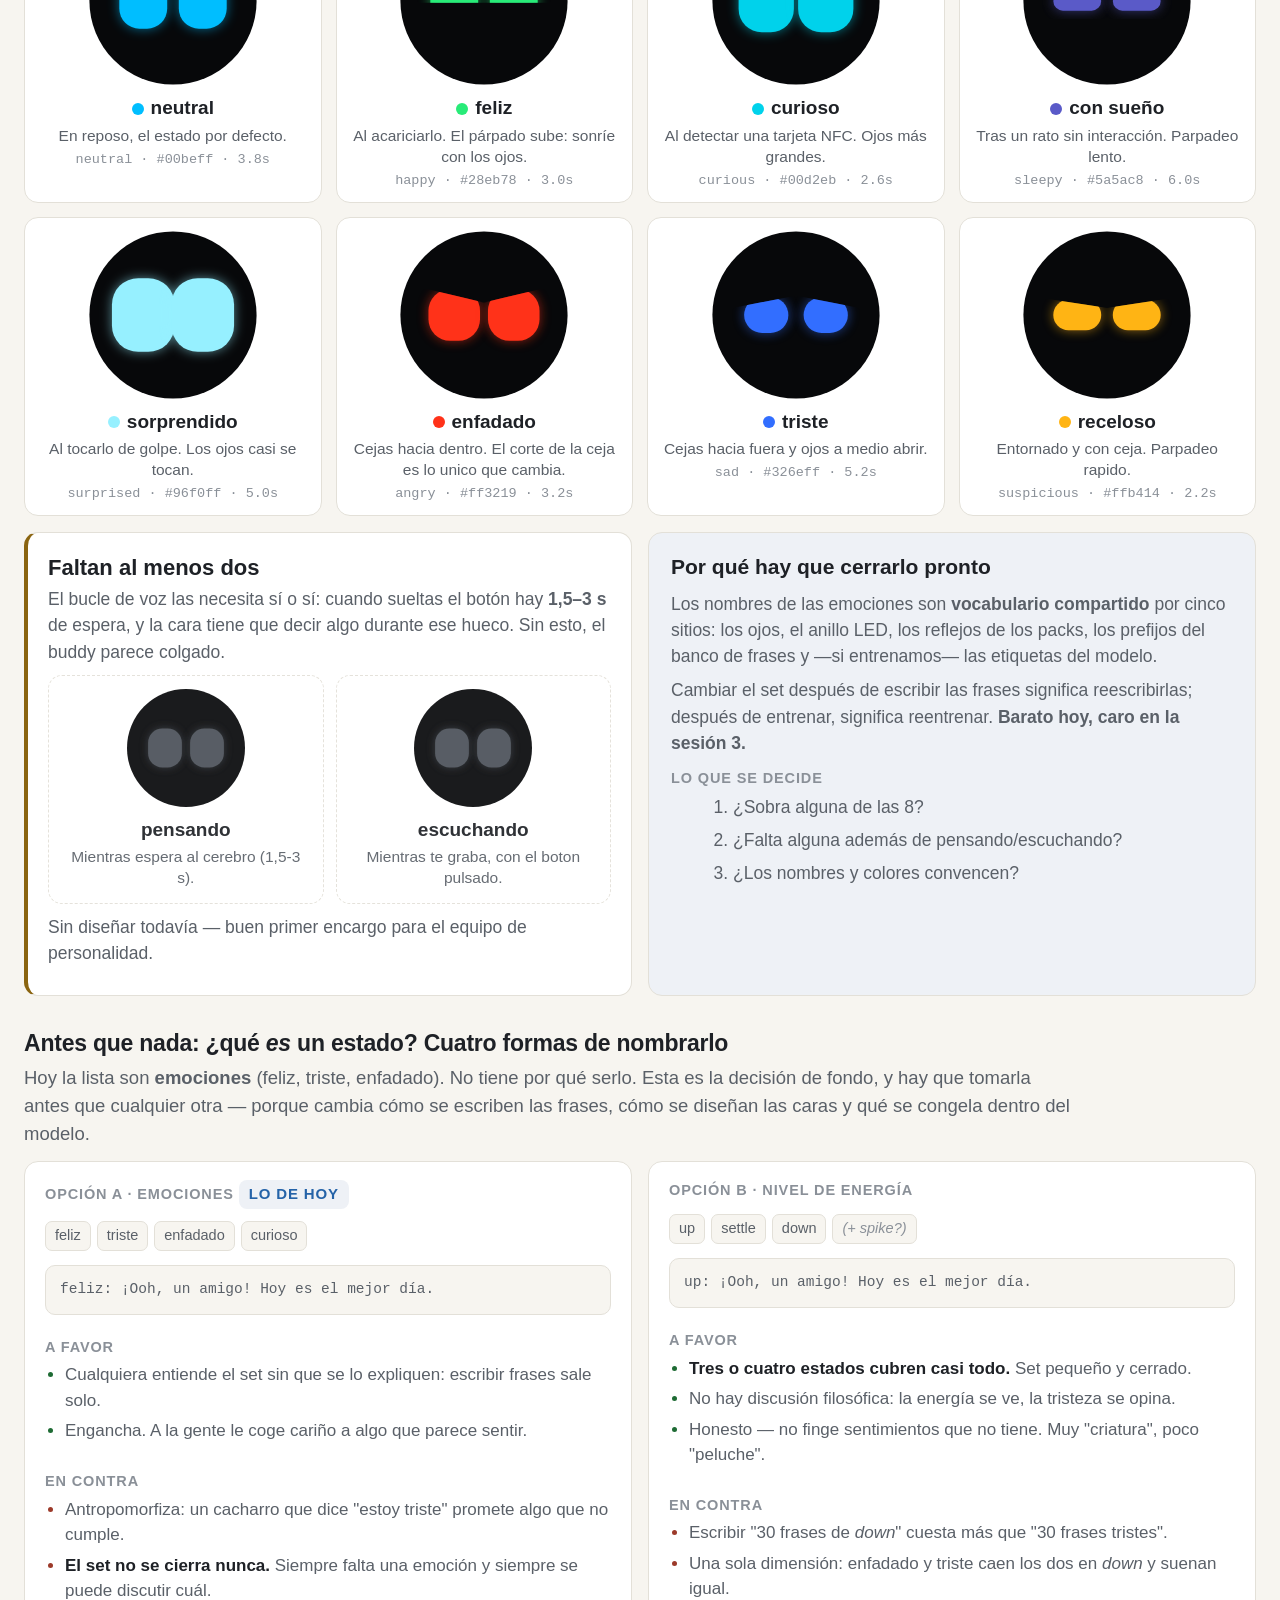
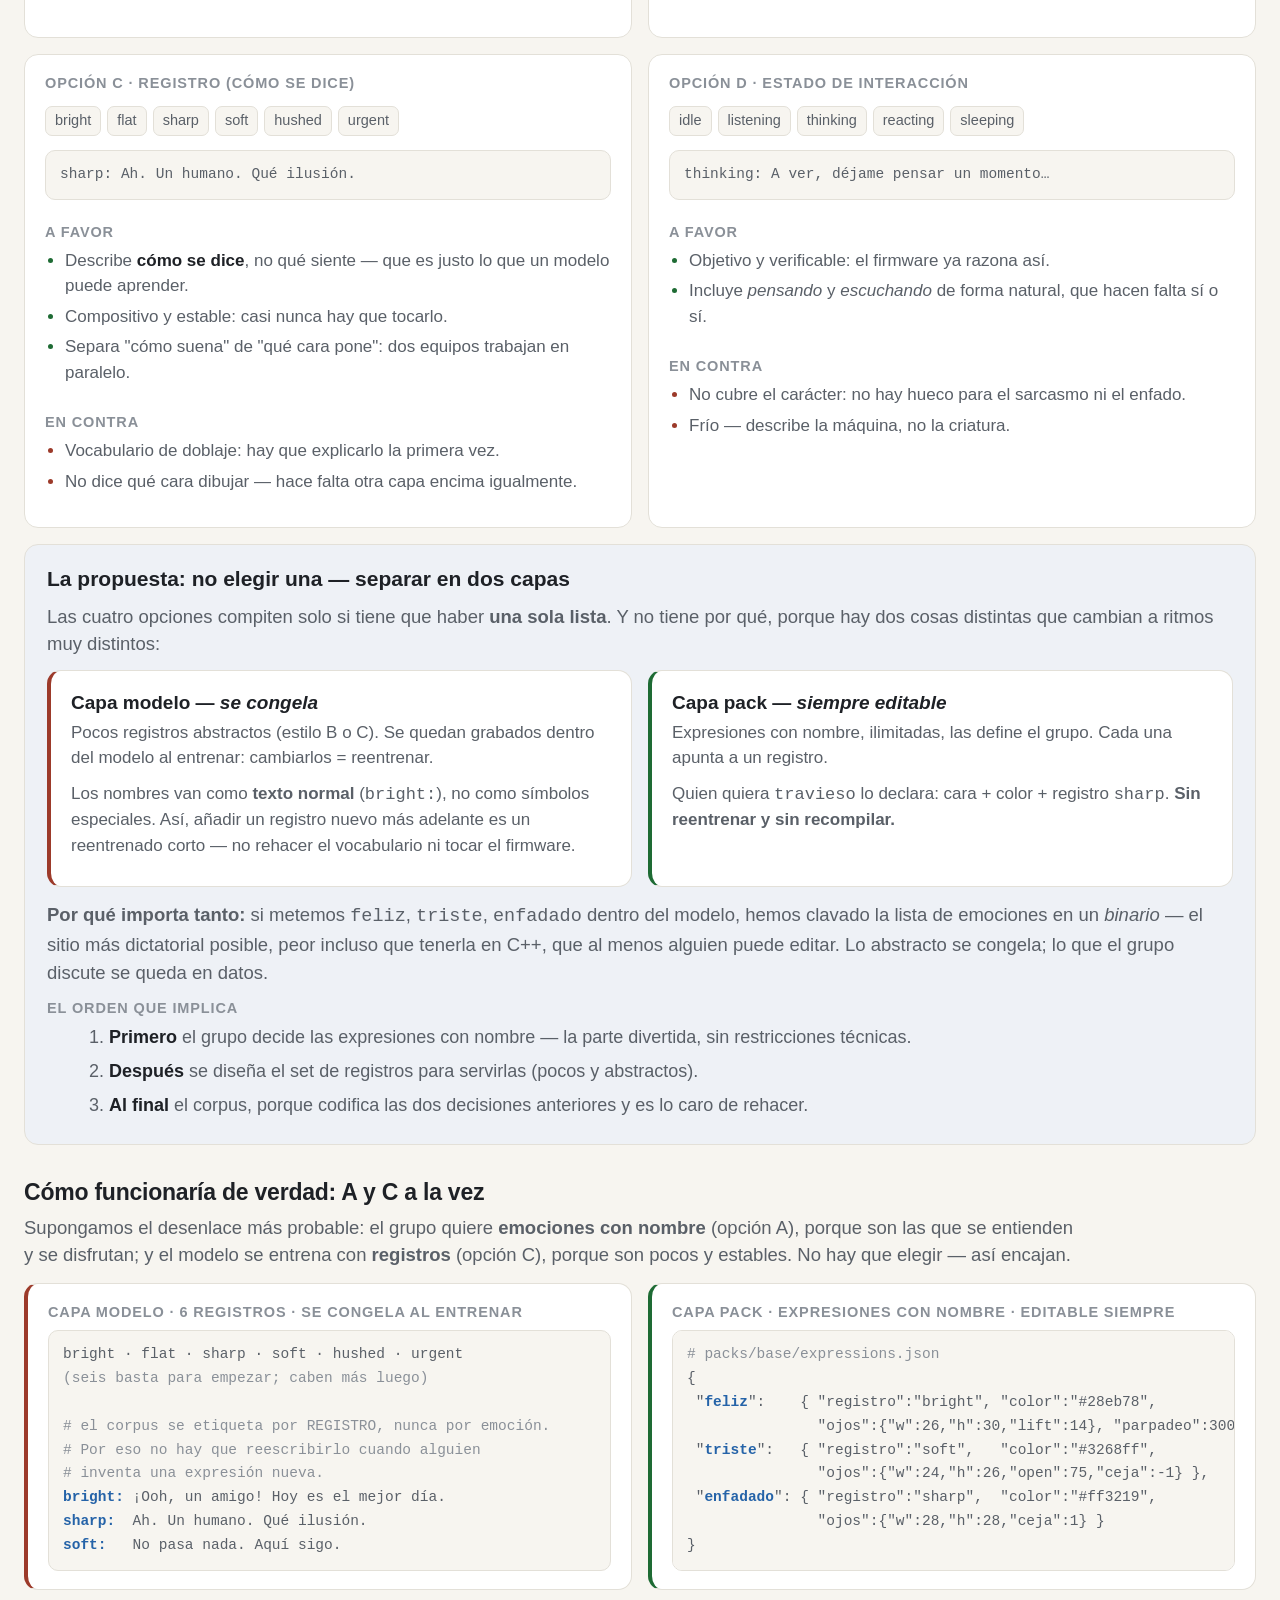
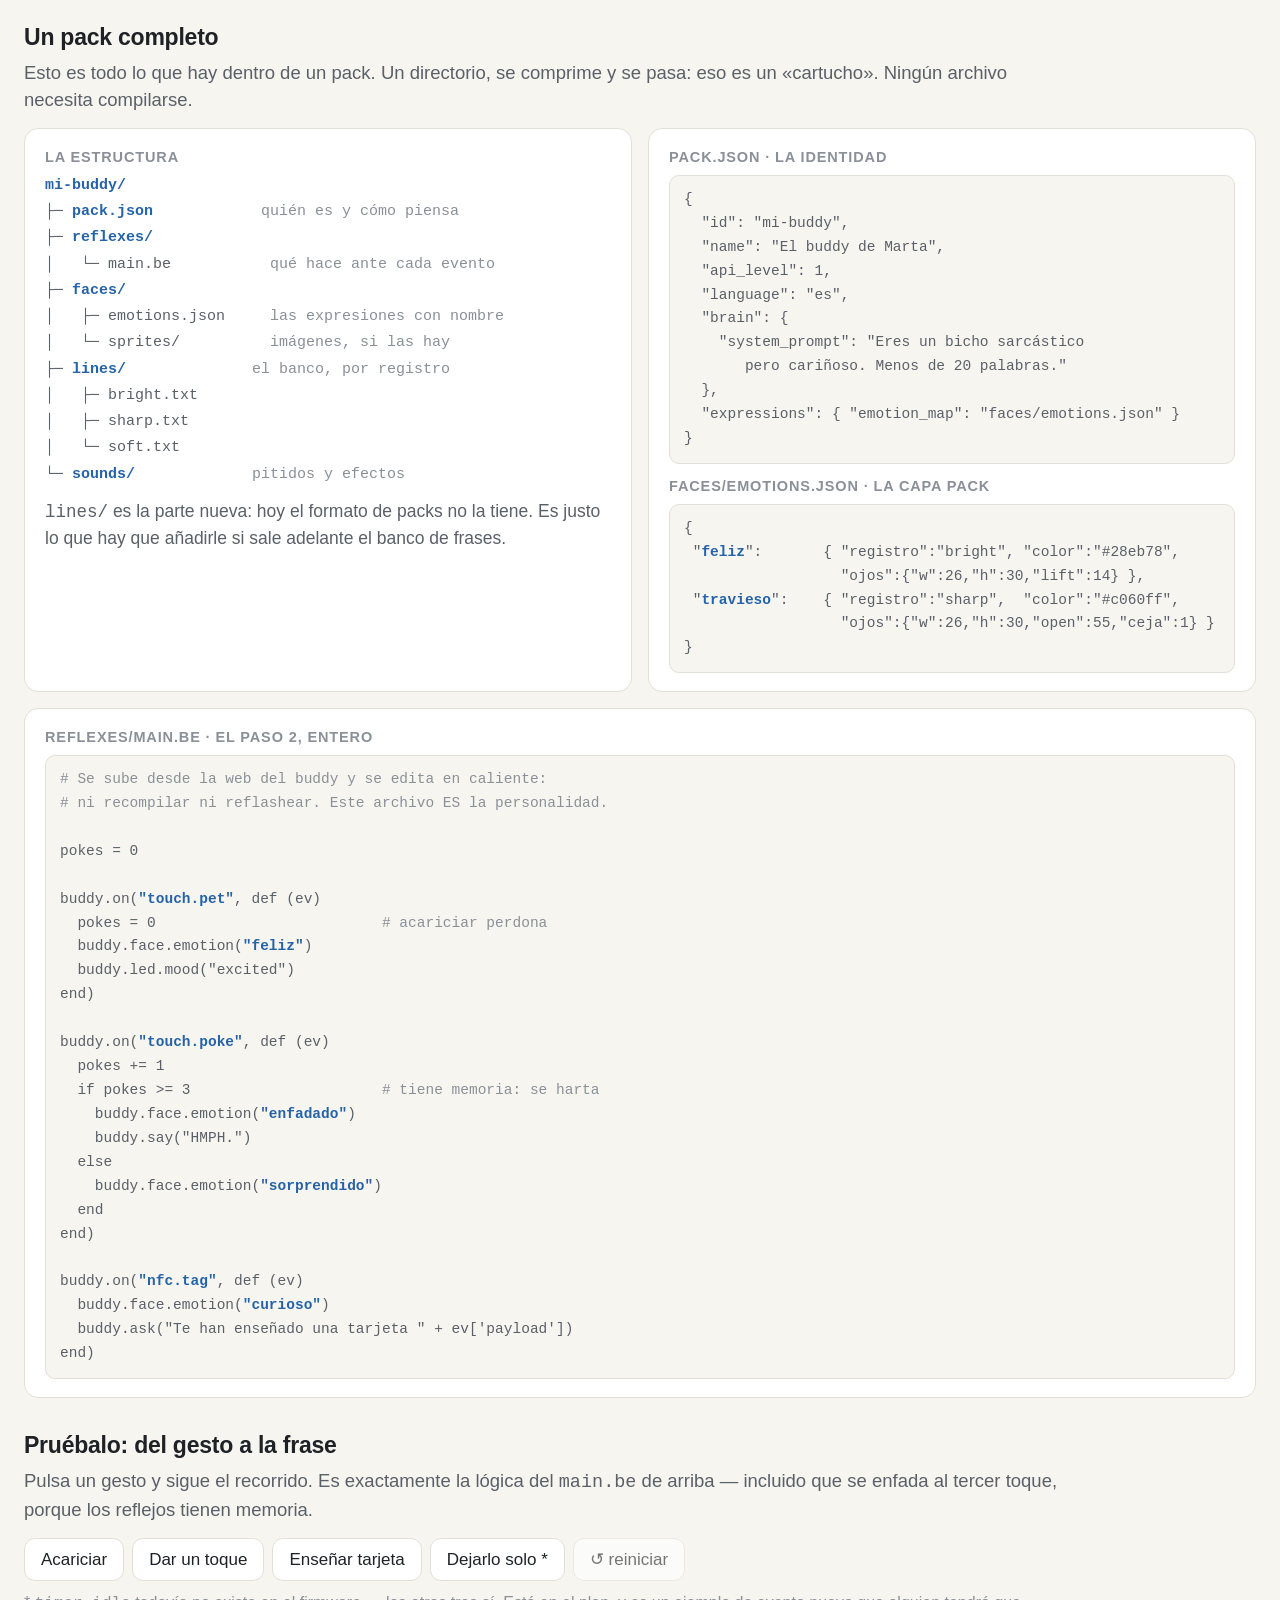
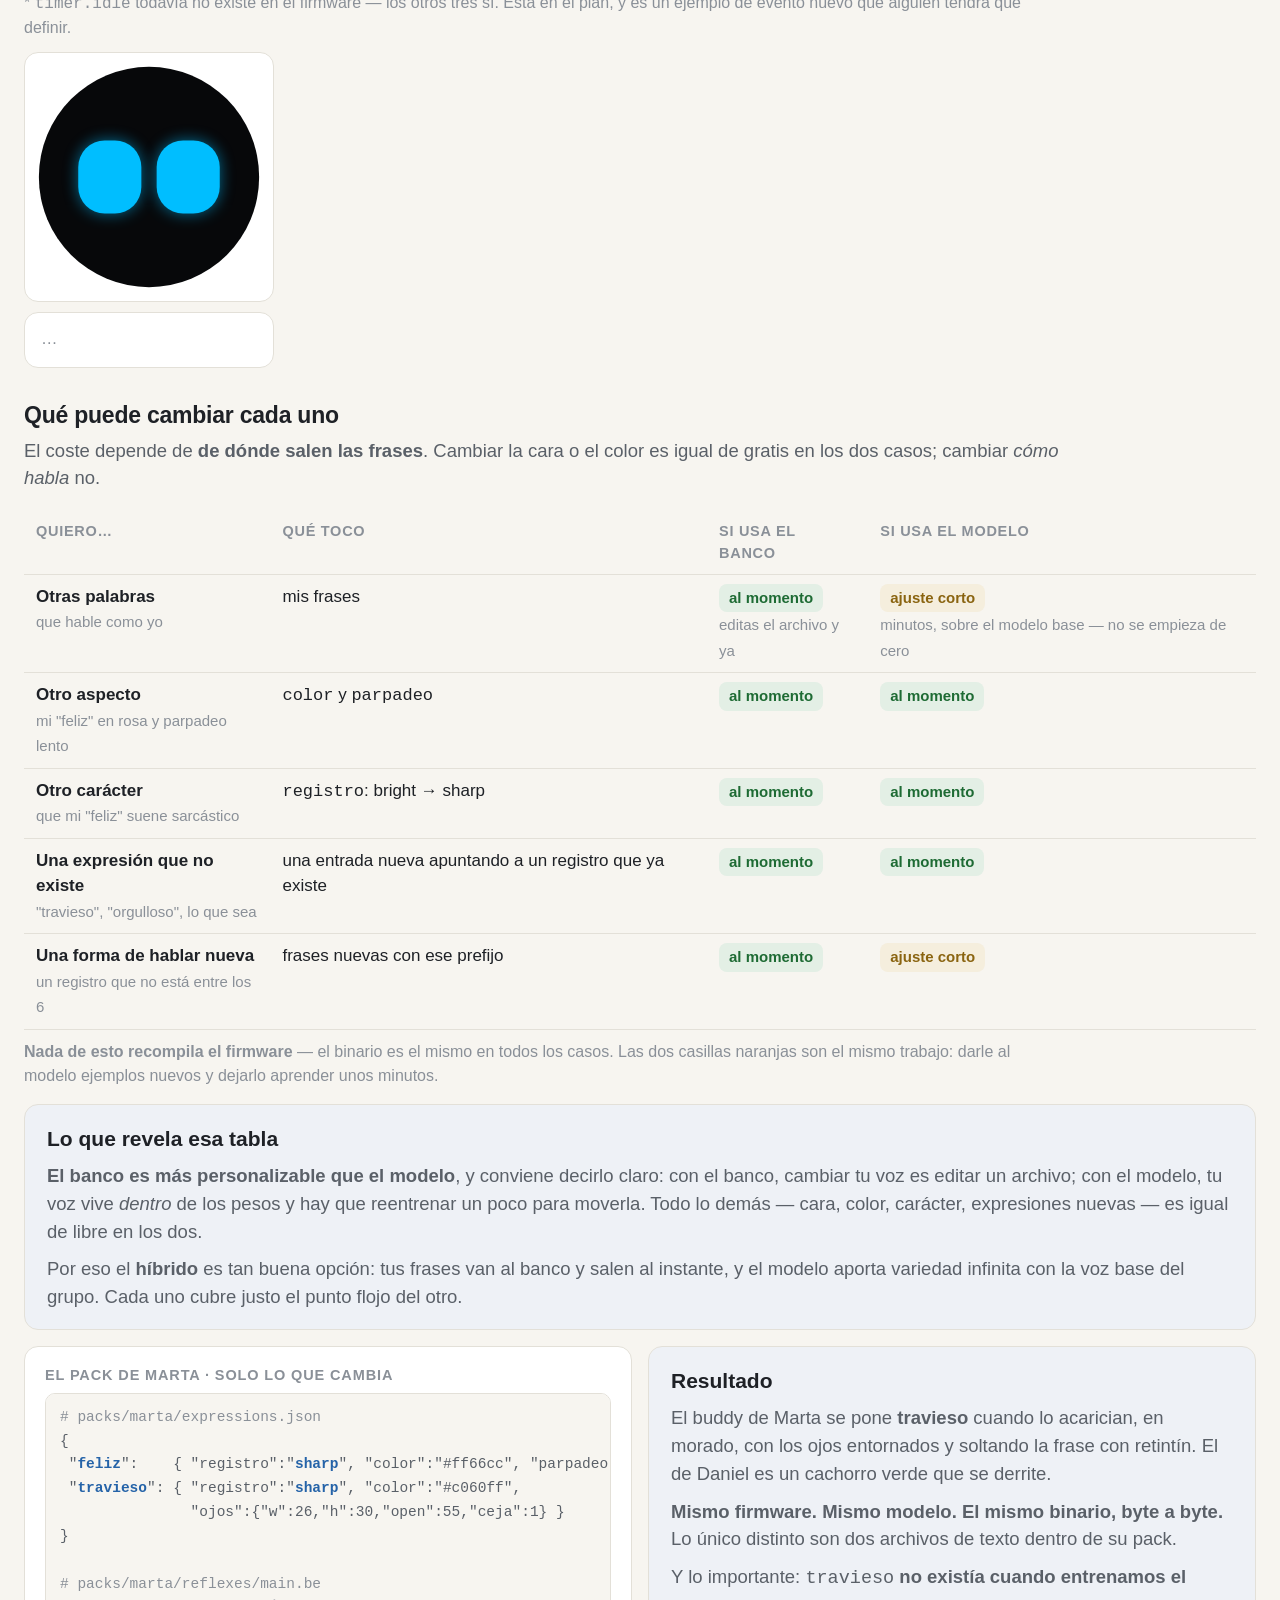
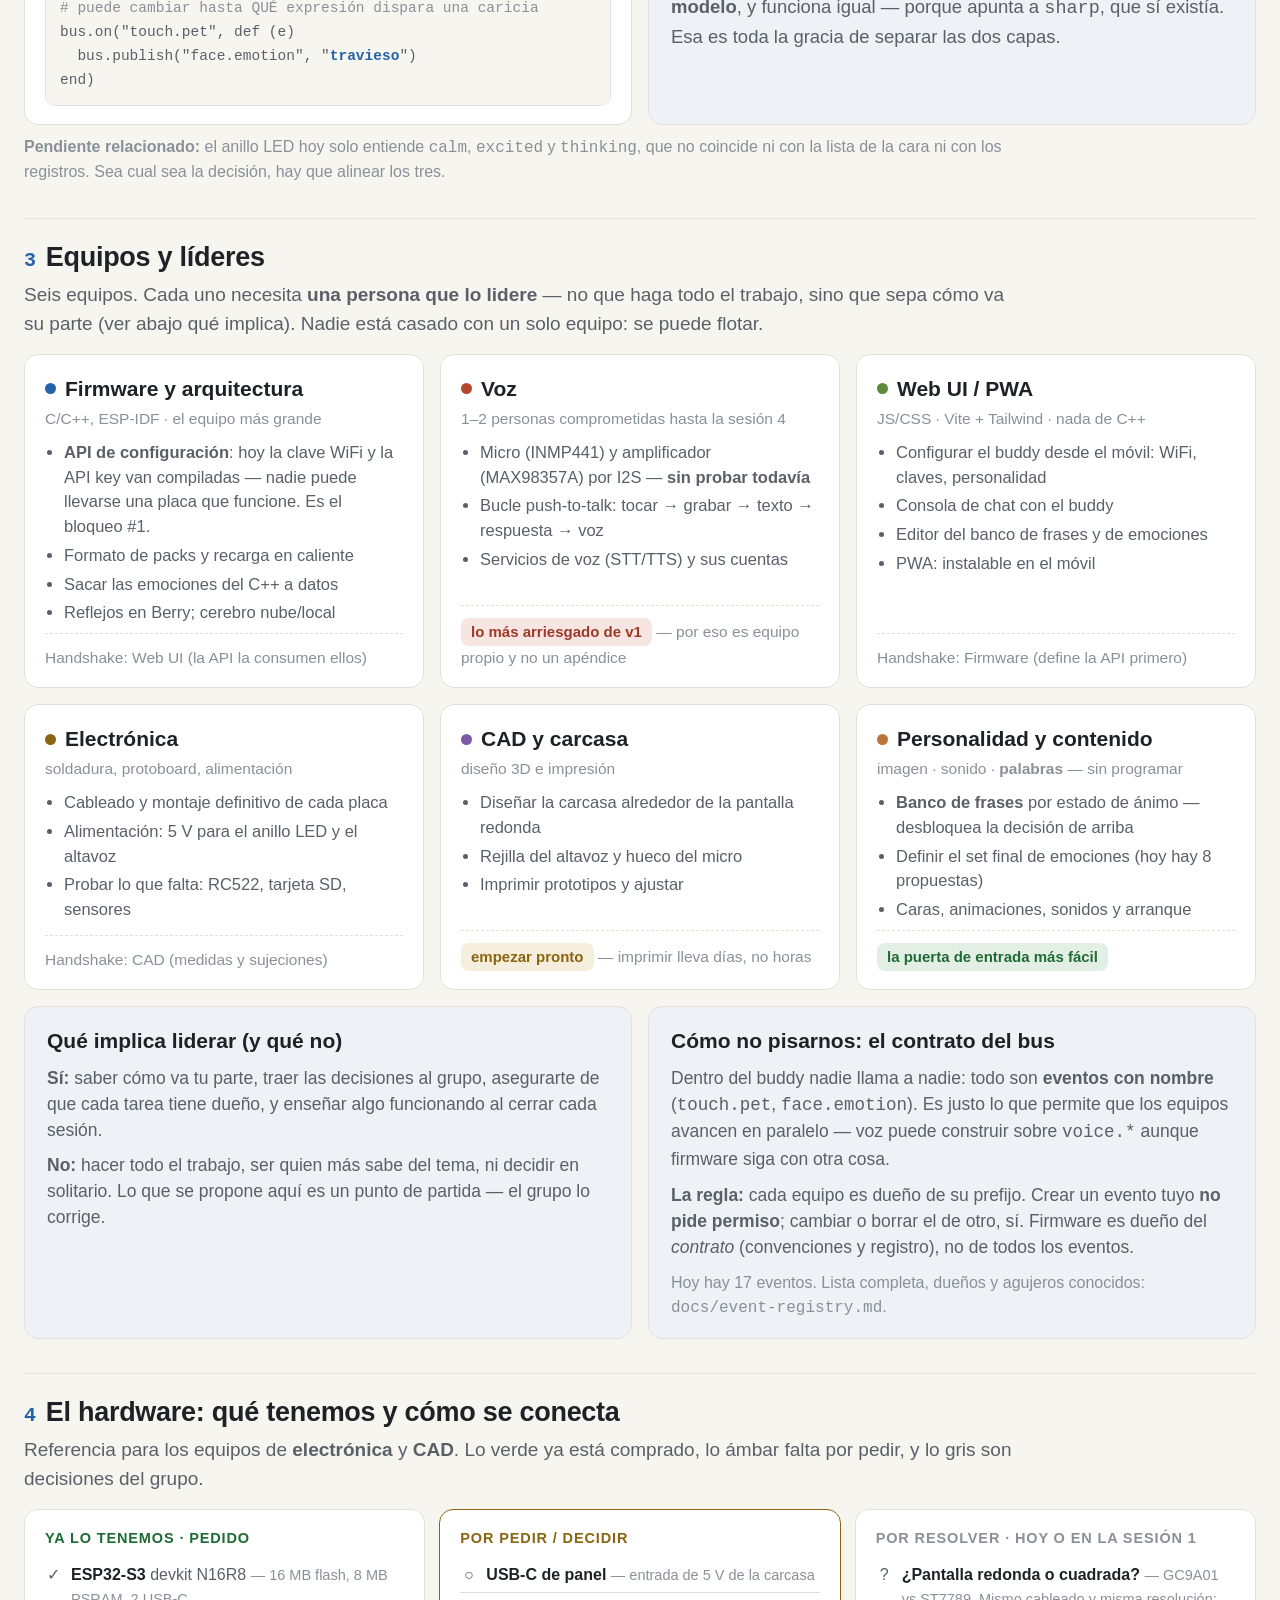
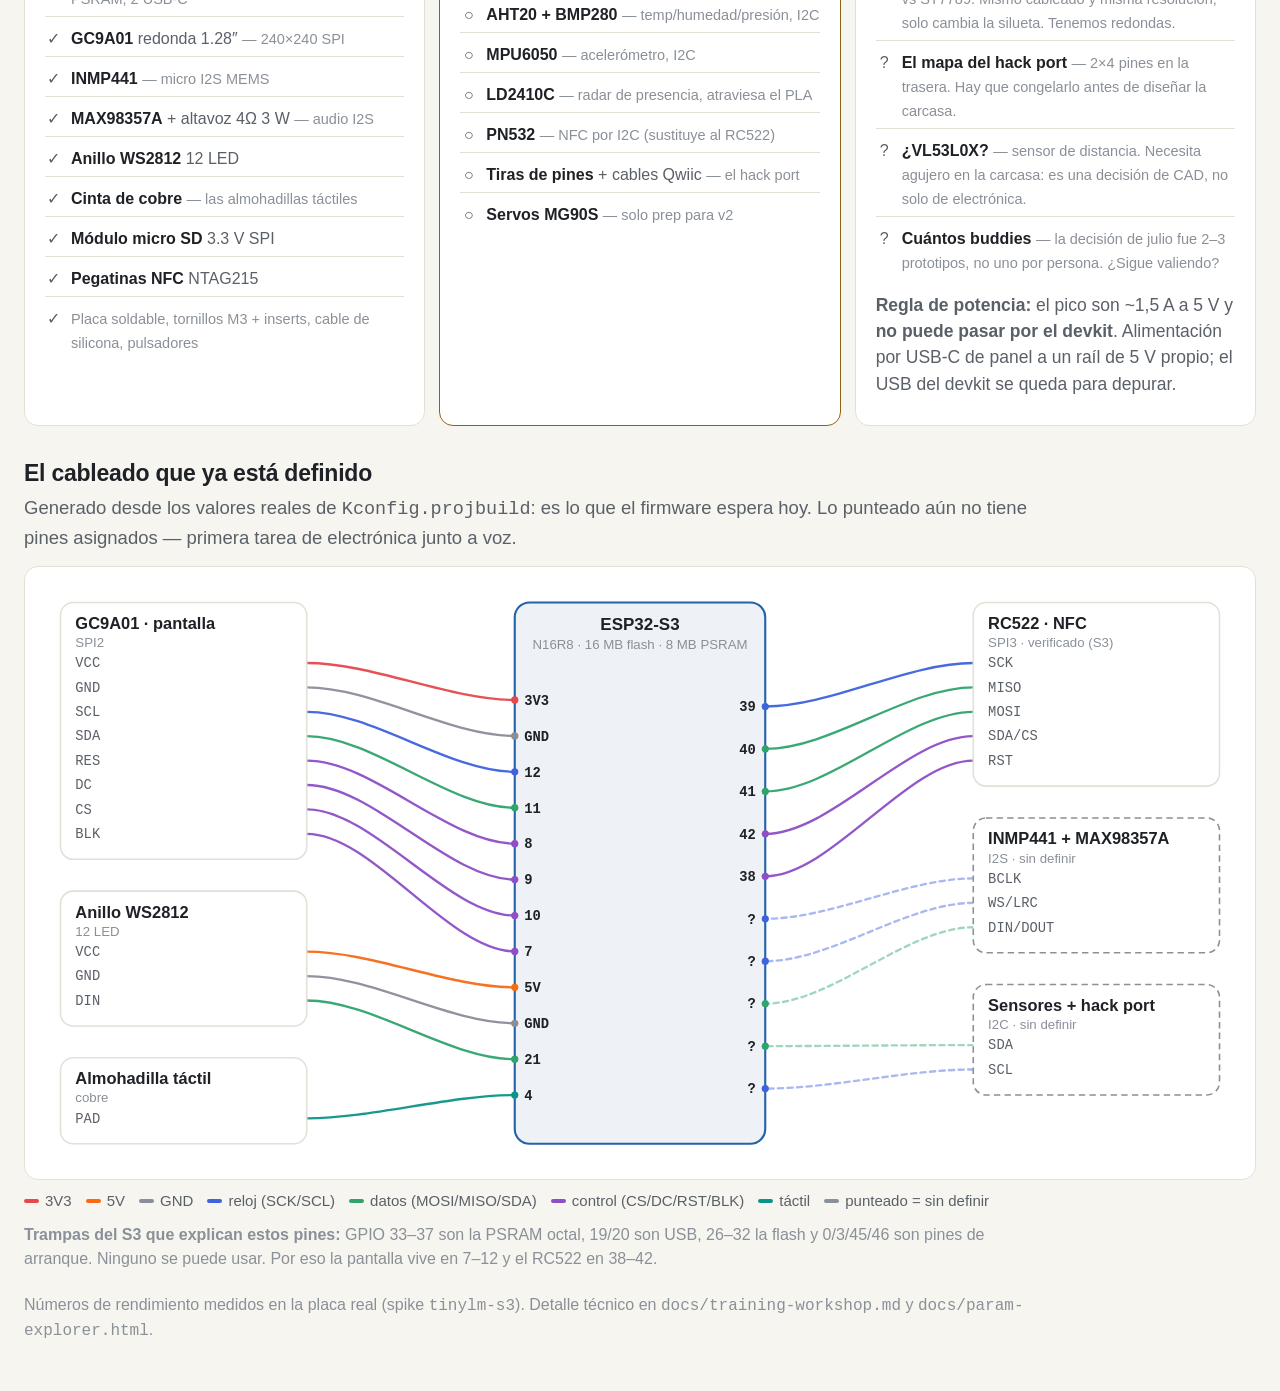
<file: docs/reunion-equipos.html>
<!DOCTYPE html>
<html lang="es">
<head>
<meta charset="utf-8">
<meta name="viewport" content="width=device-width, initial-scale=1">
<title>Buddy — decisión de frases locales y equipos</title>
<style>
  :root {
    --bg:#f7f5f0; --card:#fff; --ink:#1e2126; --ink2:#5a6068; --muted:#8a9098;
    --line:#e3e0d8; --accent:#2563a8; --accent-ink:#fff;
    --good-bg:#e3efe5; --good-ink:#1e6b34; --bad-bg:#f7e5e2; --bad-ink:#9c3a2a;
    --warn-bg:#f5eedd; --warn-ink:#8a6410; --soft:#eef1f6;
  }
  [data-theme="dark"] {
    --bg:#14161a; --card:#1e2126; --ink:#eceae4; --ink2:#b9bec6; --muted:#7d838c;
    --line:#2e323a; --accent:#6aa7e0; --accent-ink:#10131a;
    --good-bg:#1c3324; --good-ink:#7fd096; --bad-bg:#3a211c; --bad-ink:#eb9a85;
    --warn-bg:#35301e; --warn-ink:#e0bd62; --soft:#232830;
  }
  *{box-sizing:border-box;margin:0}
  body{background:var(--bg);color:var(--ink);padding:26px 24px 60px;max-width:1500px;margin:0 auto;
    font:20px/1.5 -apple-system,"Segoe UI",Roboto,"Helvetica Neue",sans-serif}
  header{display:flex;align-items:baseline;gap:14px;flex-wrap:wrap;margin-bottom:4px}
  h1{font-size:32px;letter-spacing:-.02em}
  .sub{color:var(--ink2);font-size:18px}
  .btns{margin-left:auto;display:flex;gap:8px}
  .btns button{background:var(--card);color:var(--ink);border:1px solid var(--line);
    border-radius:10px;padding:7px 15px;font-size:16px;cursor:pointer}
  h2{font-size:27px;letter-spacing:-.01em;margin:34px 0 4px;padding-top:18px;border-top:1px solid var(--line)}
  h2 .n{color:var(--accent);font:700 20px ui-monospace,Menlo,monospace;margin-right:10px}
  .lede{color:var(--ink2);font-size:19px;margin-bottom:16px;max-width:1000px}

  .two{display:grid;grid-template-columns:1fr 1fr;gap:16px}
  .three{display:grid;grid-template-columns:repeat(3,1fr);gap:16px}
  /* grid items default to min-width:auto, so a <pre> code block widens its
     track instead of scrolling inside it — that overflowed the whole page */
  .two>*,.three>*{min-width:0}
  @media(max-width:1080px){.two,.three{grid-template-columns:1fr}}

  .card{background:var(--card);border:1px solid var(--line);border-radius:14px;padding:18px 20px}
  .card h3{font-size:22px;margin-bottom:2px}
  .card .tag{color:var(--muted);font-size:15px;margin-bottom:10px}
  .card p{color:var(--ink2);font-size:17.5px;margin-bottom:10px}
  .card ul{margin:0 0 10px 20px;padding:0;color:var(--ink2);font-size:17px}
  .card li{margin-bottom:5px}
  .card li b{color:var(--ink)}
  .pro li::marker{color:var(--good-ink)}
  .con li::marker{color:var(--bad-ink)}
  .lbl{font-size:14.5px;font-weight:700;letter-spacing:.06em;text-transform:uppercase;
    color:var(--muted);margin:12px 0 4px}

  .badge{display:inline-block;border-radius:8px;padding:3px 10px;font-size:15px;font-weight:600}
  .b-good{background:var(--good-bg);color:var(--good-ink)}
  .b-bad{background:var(--bad-bg);color:var(--bad-ink)}
  .b-warn{background:var(--warn-bg);color:var(--warn-ink)}
  .b-acc{background:var(--soft);color:var(--accent)}

  .big{font:700 40px/1.1 ui-monospace,Menlo,monospace;letter-spacing:-.02em}
  .big .u{font-size:19px;color:var(--ink2);font-weight:400}
  .measured{border-left:4px solid var(--accent)}

  table{width:100%;border-collapse:collapse;font-size:17px;margin-top:6px}
  th,td{text-align:left;padding:9px 12px;border-bottom:1px solid var(--line);vertical-align:top}
  th{color:var(--muted);font-size:14.5px;text-transform:uppercase;letter-spacing:.05em}
  td b{color:var(--ink)}
  .wrap{overflow-x:auto}

  .team{background:var(--card);border:1px solid var(--line);border-radius:14px;padding:18px 20px;
    display:flex;flex-direction:column}
  .team h3{font-size:21px;display:flex;align-items:center;gap:9px}
  .team .who{color:var(--muted);font-size:15.5px;margin:2px 0 10px}
  .team ul{margin:0 0 4px 19px;padding:0;font-size:16.5px;color:var(--ink2)}
  .team li{margin-bottom:4px}
  .team .lead{margin-top:auto;padding-top:12px;border-top:1px dashed var(--line);
    font-size:15.5px;color:var(--muted)}
  .dot{width:11px;height:11px;border-radius:50%;flex:none}

  .ask{background:var(--soft);border:1px solid var(--line);border-radius:14px;padding:18px 22px;margin-top:16px}
  .ask ol{margin:8px 0 0 22px;font-size:18px;color:var(--ink2)}
  .ask li{margin-bottom:7px}
  .ask li b{color:var(--ink)}
  .note{color:var(--muted);font-size:16px;margin-top:10px;max-width:1000px}

  .moodgrid{display:grid;grid-template-columns:repeat(4,1fr);gap:14px}
  @media(max-width:1080px){.moodgrid{grid-template-columns:repeat(2,1fr)}}
  .mood{background:var(--card);border:1px solid var(--line);border-radius:14px;
    padding:12px 14px 14px;text-align:center}
  .mood svg{width:100%;height:auto;max-width:170px;display:block;margin:0 auto 8px}
  .mood .nm{font-size:19px;font-weight:700;display:flex;align-items:center;
    justify-content:center;gap:7px}
  .mood .sw{width:12px;height:12px;border-radius:50%;flex:none}
  .mood .desc{color:var(--ink2);font-size:15.5px;margin-top:3px;line-height:1.35}
  .mood .meta{color:var(--muted);font:13.5px ui-monospace,Menlo,monospace;margin-top:5px}
  h3.sec{font-size:23px;margin:30px 0 4px;letter-spacing:-.01em}
  .lede2{color:var(--ink2);font-size:18.5px;margin-bottom:14px;max-width:1050px}
  .tag2{color:var(--muted);font-size:14.5px;font-weight:700;letter-spacing:.06em;
    text-transform:uppercase;margin-bottom:2px}
  .setc{display:flex;flex-direction:column}
  .setc.reco{border-color:var(--accent);box-shadow:0 0 0 1px var(--accent) inset}
  .chips{display:flex;flex-wrap:wrap;gap:6px;margin:10px 0 4px}
  .chip{background:var(--bg);border:1px solid var(--line);border-radius:7px;
    padding:3px 9px;font-size:14.5px;color:var(--ink2)}
  .chip.need{border-style:dashed;color:var(--warn-ink);border-color:var(--warn-ink)}
  .chip.add{border-color:var(--good-ink);color:var(--good-ink)}
  .chip.dim{color:var(--muted);font-style:italic}
  .code{background:var(--bg);border:1px solid var(--line);border-radius:10px;
    font:14.5px/1.65 ui-monospace,Menlo,monospace;padding:12px 14px;margin-top:6px;
    color:var(--ink2);white-space:pre;overflow-x:auto}
  .code b{color:var(--accent);font-weight:700}
  .tsub{color:var(--muted);font-size:15px}
  tr.warn td{background:var(--warn-bg)}
  .tree{font:15px/1.75 ui-monospace,Menlo,monospace;color:var(--ink2);white-space:pre}
  .tree b{color:var(--accent)}
  .tree i{color:var(--muted);font-style:normal}
  .demo{display:grid;grid-template-columns:250px 1fr;gap:20px;align-items:start}
  @media(max-width:1080px){.demo{grid-template-columns:1fr}}
  .triggers{display:flex;flex-wrap:wrap;gap:8px;margin-bottom:14px}
  .triggers button{background:var(--card);color:var(--ink);border:1px solid var(--line);
    border-radius:11px;padding:10px 16px;font-size:17px;cursor:pointer}
  .triggers button:hover{border-color:var(--accent);color:var(--accent)}
  .step{border:1px solid var(--line);border-radius:11px;padding:9px 13px;margin-bottom:7px;
    opacity:.3;transition:opacity .3s,border-color .3s,background .3s}
  .step.on{opacity:1;border-color:var(--accent);background:var(--soft)}
  .step .k{font:12.5px ui-monospace,Menlo,monospace;color:var(--muted);
    text-transform:uppercase;letter-spacing:.06em}
  .step .v{font:15.5px/1.5 ui-monospace,Menlo,monospace;color:var(--ink);word-break:break-word}
  .step .v em{color:var(--muted);font-style:normal}
  .bubble{background:var(--card);border:1px solid var(--line);border-radius:14px;
    padding:13px 16px;font-size:19px;color:var(--ink);min-height:56px;margin-top:10px}
  .bubble.empty{color:var(--muted);font-size:16.5px}
  .demoface{background:var(--card);border:1px solid var(--line);border-radius:14px;padding:12px}
  .demoface svg{width:100%;height:auto;display:block}
  .diagram{background:var(--card);border:1px solid var(--line);border-radius:14px;padding:10px}
  .diagram svg{width:100%;height:auto;display:block}
  .legend{display:flex;flex-wrap:wrap;gap:14px;margin-top:10px;font-size:15px;color:var(--ink2)}
  .legend span{display:flex;align-items:center;gap:6px}
  .legend i{width:15px;height:4px;border-radius:2px;display:inline-block}
  .bom{display:grid;grid-template-columns:repeat(3,1fr);gap:14px}
  @media(max-width:1080px){.bom{grid-template-columns:1fr}}
  .bomcard ul{list-style:none;margin:8px 0 0;padding:0;font-size:16px;color:var(--ink2)}
  .bomcard li{padding:5px 0;border-bottom:1px solid var(--line);display:flex;gap:9px}
  .bomcard li:last-child{border-bottom:0}
  .bomcard li b{color:var(--ink);font-weight:600}
  .bomcard li .m{color:var(--muted);font-size:14.5px}
  .tick{flex:none;width:17px;text-align:center}
  .code i{color:var(--muted);font-style:normal}
  .moodgrid.mini{grid-template-columns:repeat(2,1fr);gap:12px;margin-top:10px}
  .moodgrid.mini .mood{border-style:dashed;opacity:.92}
  .moodgrid.mini svg{max-width:120px}
  [data-lang]{display:none}
  html[lang="es"] [data-lang="es"],html[lang="en"] [data-lang="en"]{display:revert}
</style>
</head>
<body>

<header>
  <h1><span data-lang="es">Buddy — frases locales y equipos</span><span data-lang="en">Buddy — local lines & teams</span></h1>
  <span class="sub"><span data-lang="es">tres decisiones para hoy</span><span data-lang="en">three decisions for today</span></span>
  <div class="btns"><button id="lang">EN</button><button id="theme">◐</button></div>
</header>

<!-- ============================ PART 1 ============================ -->
<h2><span class="n">1</span><span data-lang="es">¿Cómo habla el buddy sin internet?</span><span data-lang="en">How does the buddy talk without internet?</span></h2>
<p class="lede">
  <span data-lang="es">Con WiFi, el buddy usa un LLM en la nube y dice cosas inteligentes. Sin WiFi —o mientras espera la respuesta— tiene que decir <i>algo</i>. Hay dos formas de conseguirlo, y no son excluyentes.</span>
  <span data-lang="en">With WiFi, the buddy uses a cloud LLM and says clever things. Without WiFi — or while waiting for the reply — it still has to say <i>something</i>. There are two ways to get that, and they are not mutually exclusive.</span>
</p>

<div class="two">
  <div class="card">
    <h3>A · <span data-lang="es">Banco de frases</span><span data-lang="en">Line bank</span></h3>
    <div class="tag"><span data-lang="es">un archivo de texto con frases escritas por nosotros</span><span data-lang="en">a text file of lines we write ourselves</span></div>
    <div style="font:15.5px/1.7 ui-monospace,Menlo,monospace;background:var(--bg);border:1px solid var(--line);border-radius:9px;padding:11px 13px;margin-bottom:12px;color:var(--ink2)">happy: ¡Ooh, un amigo! Hoy es el mejor día.<br>sleepy: Cinco minutos más. Bueno, diez.</div>
    <div class="lbl"><span data-lang="es">A favor</span><span data-lang="en">For</span></div>
    <ul class="pro">
      <li><b data-lang="es">Calidad garantizada</b><b data-lang="en">Guaranteed quality</b> — <span data-lang="es">nunca dice una tontería, porque cada frase la escribió una persona.</span><span data-lang="en">it never says nonsense, because a human wrote every line.</span></li>
      <li><b data-lang="es">Instantáneo</b><b data-lang="en">Instant</b> — <span data-lang="es">0 ms. Es leer una línea de un archivo.</span><span data-lang="en">0 ms. It's reading a line from a file.</span></li>
      <li><b data-lang="es">Personalizable sin código</b><b data-lang="en">Hackable with no code</b> — <span data-lang="es">cada quien edita su archivo y su buddy tiene su propia voz.</span><span data-lang="en">anyone edits their file and their buddy has its own voice.</span></li>
      <li><b data-lang="es">Cualquiera participa</b><b data-lang="en">Everyone can join</b> — <span data-lang="es">escribir frases no requiere saber programar.</span><span data-lang="en">writing lines needs no programming.</span></li>
    </ul>
    <div class="lbl"><span data-lang="es">En contra</span><span data-lang="en">Against</span></div>
    <ul class="con">
      <li><span data-lang="es">Se repite. Con 200 frases, en una semana ya las conoces todas.</span><span data-lang="en">It repeats. With 200 lines you'll know them all within a week.</span></li>
      <li><span data-lang="es">Crece solo si alguien escribe más.</span><span data-lang="en">It only grows if someone writes more.</span></li>
    </ul>
  </div>

  <div class="card">
    <h3>B · <span data-lang="es">Modelo de IA propio</span><span data-lang="en">Our own AI model</span></h3>
    <div class="tag"><span data-lang="es">una red neuronal diminuta, entrenada por nosotros, corriendo en el ESP32-S3</span><span data-lang="en">a tiny neural network, trained by us, running on the ESP32-S3</span></div>
    <p><span data-lang="es">No responde preguntas ni sabe datos. Hace <b>una sola cosa</b>: dado un estado de ánimo, inventa una frase corta con nuestra voz.</span><span data-lang="en">It answers no questions and knows no facts. It does <b>one thing</b>: given a mood, it invents a short line in our voice.</span></p>
    <div class="lbl"><span data-lang="es">A favor</span><span data-lang="en">For</span></div>
    <ul class="pro">
      <li><b data-lang="es">Nunca se repite</b><b data-lang="en">Never repeats</b> — <span data-lang="es">genera frases nuevas para siempre.</span><span data-lang="en">it generates new lines forever.</span></li>
      <li><b data-lang="es">Ya sabemos que corre</b><b data-lang="en">We know it runs</b> — <span data-lang="es">medido en la placa real, no estimado.</span><span data-lang="en">measured on the real board, not estimated.</span></li>
    </ul>
    <div class="lbl"><span data-lang="es">En contra</span><span data-lang="en">Against</span></div>
    <ul class="con">
      <li><b data-lang="es">Calidad desconocida</b><b data-lang="en">Unknown quality</b> — <span data-lang="es">un modelo tan pequeño puede escribir cosas raras. No lo sabremos hasta escucharlo.</span><span data-lang="en">a model this small can write odd things. We won't know until we hear it.</span></li>
      <li><span data-lang="es">Necesita las frases igual (ver abajo).</span><span data-lang="en">It needs the lines anyway (see below).</span></li>
      <li><span data-lang="es">Más piezas móviles en el dispositivo.</span><span data-lang="en">More moving parts on the device.</span></li>
    </ul>
  </div>
</div>

<div class="card measured" style="margin-top:16px">
  <div class="lbl" style="margin-top:0"><span data-lang="es">Lo que ya está medido en la placa</span><span data-lang="en">What is already measured on the board</span></div>
  <div class="three" style="gap:22px;margin-top:6px">
    <div><div class="big">4.85×<span class="u"> </span></div><div style="color:var(--ink2);font-size:16.5px"><span data-lang="es">más rápido tras optimizar el kernel (31 → 152 tokens/s)</span><span data-lang="en">faster after the kernel work (31 → 152 tokens/s)</span></div></div>
    <div><div class="big">~0.3<span class="u"> s</span></div><div style="color:var(--ink2);font-size:16.5px"><span data-lang="es">para una frase de 15 palabras, dentro del firmware real</span><span data-lang="en">for a 15-word line, inside the real firmware</span></div></div>
    <div><div class="big">~10<span class="u"> min</span></div><div style="color:var(--ink2);font-size:16.5px"><span data-lang="es">por experimento de entrenamiento: caben varios en una tarde</span><span data-lang="en">per training experiment: several fit in one evening</span></div></div>
  </div>
  <p class="note"><span data-lang="es">Traducción: <b>la velocidad ya no es el problema.</b> La pregunta que queda es si un modelo tan pequeño suena bien — y eso se decide leyéndolo, no discutiéndolo.</span><span data-lang="en">Translation: <b>speed is no longer the problem.</b> The remaining question is whether a model this small sounds good — and that is decided by reding, not by arguing.</span></p>
</div>

<div class="ask">
  <h3 style="font-size:22px"><span data-lang="es">El punto clave: no es A <i>o</i> B</span><span data-lang="en">The key point: it isn't A <i>or</i> B</span></h3>
  <p style="color:var(--ink2);font-size:18.5px;margin-top:8px">
    <span data-lang="es"><b>El banco de frases ES el material de entrenamiento del modelo.</b> Son el mismo archivo en dos etapas: primero se usa tal cual (funciona ya, calidad garantizada), y después ese mismo archivo entrena el modelo. Escribir frases no es apostar por una opción — es el trabajo que hace falta para las dos.</span>
    <span data-lang="en"><b>The line bank IS the model's training data.</b> Same file, two stages: first it ships as-is (works today, guaranteed quality), then that same file trains the model. Writing lines is not betting on one option — it's the work both need.</span>
  </p>
  <div class="lbl"><span data-lang="es">Lo que se decide hoy</span><span data-lang="en">What we decide today</span></div>
  <ol>
    <li><b data-lang="es">¿Quién escribe frases?</b><b data-lang="en">Who writes lines?</b> <span data-lang="es">Es lo único que bloquea a las dos opciones.</span><span data-lang="en">It's the only thing blocking both options.</span></li>
    <li><b data-lang="es">¿Invertimos una tarde en probar el modelo?</b><b data-lang="en">Do we spend one evening trying the model?</b> <span data-lang="es">Sesión previa opcional, para quien tenga curiosidad.</span><span data-lang="en">Optional pre-session, for whoever is curious.</span></li>
    <li><b data-lang="es">Y luego se decide escuchando</b><b data-lang="en">Then decide by listening</b> — <span data-lang="es">banco, modelo, o híbrido (banco como base + modelo para variedad). Los tres van detrás del mismo evento, así que cambiar de opinión después es configuración, no rearquitectura.</span><span data-lang="en">bank, model, or hybrid (bank as the floor + model for variety). All three sit behind the same event, so changing our minds later is config, not re-architecture.</span></li>
  </ol>
</div>

<!-- ============================ PART 2 ============================ -->
<h2><span class="n">2</span><span data-lang="es">Las 8 emociones propuestas</span><span data-lang="en">The 8 proposed emotions</span></h2>
<p class="lede">
  <span data-lang="es">Esto es lo que el buddy hace <b>hoy</b> en la placa — dibujado con los valores reales del firmware, no un boceto. Son una <b>propuesta</b>: el grupo decide el set final.</span>
  <span data-lang="en">This is what the buddy does <b>today</b> on the board — drawn from the real firmware values, not a sketch. They are a <b>proposal</b>: the group settles the final set.</span>
</p>

<div id="moods" class="moodgrid"></div>

<div class="two" style="margin-top:16px">
  <div class="card" style="border-left:4px solid var(--warn-ink)">
    <h3><span data-lang="es">Faltan al menos dos</span><span data-lang="en">At least two are missing</span></h3>
    <p><span data-lang="es">El bucle de voz las necesita sí o sí: cuando sueltas el botón hay <b>1,5–3 s</b> de espera, y la cara tiene que decir algo durante ese hueco. Sin esto, el buddy parece colgado.</span><span data-lang="en">The voice loop needs these regardless: releasing the button leaves a <b>1.5–3 s</b> gap, and the face has to say something during it. Without them the buddy looks frozen.</span></p>
    <div class="moodgrid mini" id="moods-todo"></div>
    <p class="note" style="margin-top:10px"><span data-lang="es">Sin diseñar todavía — buen primer encargo para el equipo de personalidad.</span><span data-lang="en">Not designed yet — a good first task for the personality team.</span></p>
  </div>

  <div class="ask" style="margin-top:0">
    <h3 style="font-size:21px"><span data-lang="es">Por qué hay que cerrarlo pronto</span><span data-lang="en">Why this needs settling early</span></h3>
    <p style="color:var(--ink2);font-size:17.5px;margin-top:8px">
      <span data-lang="es">Los nombres de las emociones son <b>vocabulario compartido</b> por cinco sitios: los ojos, el anillo LED, los reflejos de los packs, los prefijos del banco de frases y —si entrenamos— las etiquetas del modelo.</span>
      <span data-lang="en">The emotion names are <b>shared vocabulary</b> across five places: the eyes, the LED ring, pack reflexes, the line-bank prefixes and — if we train — the model's labels.</span>
    </p>
    <p style="color:var(--ink2);font-size:17.5px;margin-top:8px">
      <span data-lang="es">Cambiar el set después de escribir las frases significa reescribirlas; después de entrenar, significa reentrenar. <b>Barato hoy, caro en la sesión 3.</b></span>
      <span data-lang="en">Changing the set after the lines are written means rewriting them; after training, retraining. <b>Cheap today, expensive by session 3.</b></span>
    </p>
    <div class="lbl"><span data-lang="es">Lo que se decide</span><span data-lang="en">What we decide</span></div>
    <ol style="margin:4px 0 0 22px;font-size:17.5px;color:var(--ink2)">
      <li><span data-lang="es">¿Sobra alguna de las 8?</span><span data-lang="en">Do any of the 8 go?</span></li>
      <li><span data-lang="es">¿Falta alguna además de pensando/escuchando?</span><span data-lang="en">Any missing beyond thinking/listening?</span></li>
      <li><span data-lang="es">¿Los nombres y colores convencen?</span><span data-lang="en">Do the names and colors convince?</span></li>
    </ol>
  </div>
</div>

<h3 class="sec">Antes que nada: ¿qué <i>es</i> un estado? Cuatro formas de nombrarlo</h3>
<p class="lede2">Hoy la lista son <b>emociones</b> (feliz, triste, enfadado). No tiene por qué serlo. Esta es la decisión de fondo, y hay que tomarla antes que cualquier otra — porque cambia cómo se escriben las frases, cómo se diseñan las caras y qué se congela dentro del modelo.</p>

<div class="two">
  <div class="card setc">
    <div class="tag2">Opción A · emociones <span class="badge b-acc">lo de hoy</span></div>
    <div class="chips">
      <span class="chip">feliz</span><span class="chip">triste</span><span class="chip">enfadado</span><span class="chip">curioso</span>
    </div>
    <div class="code" style="margin:10px 0">feliz: ¡Ooh, un amigo! Hoy es el mejor día.</div>
    <div class="lbl">A favor</div>
    <ul class="pro">
      <li>Cualquiera entiende el set sin que se lo expliquen: escribir frases sale solo.</li>
      <li>Engancha. A la gente le coge cariño a algo que parece sentir.</li>
    </ul>
    <div class="lbl">En contra</div>
    <ul class="con">
      <li>Antropomorfiza: un cacharro que dice "estoy triste" promete algo que no cumple.</li>
      <li><b>El set no se cierra nunca.</b> Siempre falta una emoción y siempre se puede discutir cuál.</li>
    </ul>
  </div>

  <div class="card setc">
    <div class="tag2">Opción B · nivel de energía</div>
    <div class="chips">
      <span class="chip">up</span><span class="chip">settle</span><span class="chip">down</span><span class="chip dim">(+ spike?)</span>
    </div>
    <div class="code" style="margin:10px 0">up: ¡Ooh, un amigo! Hoy es el mejor día.</div>
    <div class="lbl">A favor</div>
    <ul class="pro">
      <li><b>Tres o cuatro estados cubren casi todo.</b> Set pequeño y cerrado.</li>
      <li>No hay discusión filosófica: la energía se ve, la tristeza se opina.</li>
      <li>Honesto — no finge sentimientos que no tiene. Muy "criatura", poco "peluche".</li>
    </ul>
    <div class="lbl">En contra</div>
    <ul class="con">
      <li>Escribir "30 frases de <i>down</i>" cuesta más que "30 frases tristes".</li>
      <li>Una sola dimensión: enfadado y triste caen los dos en <i>down</i> y suenan igual.</li>
    </ul>
  </div>

  <div class="card setc">
    <div class="tag2">Opción C · registro (cómo se dice)</div>
    <div class="chips">
      <span class="chip">bright</span><span class="chip">flat</span><span class="chip">sharp</span>
      <span class="chip">soft</span><span class="chip">hushed</span><span class="chip">urgent</span>
    </div>
    <div class="code" style="margin:10px 0">sharp: Ah. Un humano. Qué ilusión.</div>
    <div class="lbl">A favor</div>
    <ul class="pro">
      <li>Describe <b>cómo se dice</b>, no qué siente — que es justo lo que un modelo puede aprender.</li>
      <li>Compositivo y estable: casi nunca hay que tocarlo.</li>
      <li>Separa "cómo suena" de "qué cara pone": dos equipos trabajan en paralelo.</li>
    </ul>
    <div class="lbl">En contra</div>
    <ul class="con">
      <li>Vocabulario de doblaje: hay que explicarlo la primera vez.</li>
      <li>No dice qué cara dibujar — hace falta otra capa encima igualmente.</li>
    </ul>
  </div>

  <div class="card setc">
    <div class="tag2">Opción D · estado de interacción</div>
    <div class="chips">
      <span class="chip">idle</span><span class="chip">listening</span><span class="chip">thinking</span>
      <span class="chip">reacting</span><span class="chip">sleeping</span>
    </div>
    <div class="code" style="margin:10px 0">thinking: A ver, déjame pensar un momento…</div>
    <div class="lbl">A favor</div>
    <ul class="pro">
      <li>Objetivo y verificable: el firmware ya razona así.</li>
      <li>Incluye <i>pensando</i> y <i>escuchando</i> de forma natural, que hacen falta sí o sí.</li>
    </ul>
    <div class="lbl">En contra</div>
    <ul class="con">
      <li>No cubre el carácter: no hay hueco para el sarcasmo ni el enfado.</li>
      <li>Frío — describe la máquina, no la criatura.</li>
    </ul>
  </div>
</div>

<div class="ask">
  <h3 style="font-size:21px">La propuesta: no elegir una — separar en dos capas</h3>
  <p style="color:var(--ink2);font-size:18.5px;margin-top:8px">
    Las cuatro opciones compiten solo si tiene que haber <b>una sola lista</b>. Y no tiene por qué, porque hay dos cosas distintas que cambian a ritmos muy distintos:
  </p>
  <div class="two" style="margin-top:12px">
    <div class="card" style="border-left:4px solid var(--bad-ink)">
      <h3 style="font-size:19px">Capa modelo — <i>se congela</i></h3>
      <p style="font-size:17px">Pocos registros abstractos (estilo B o C). Se quedan grabados dentro del modelo al entrenar: cambiarlos = reentrenar.</p>
      <p style="font-size:17px">Los nombres van como <b>texto normal</b> (<code>bright:</code>), no como símbolos especiales. Así, añadir un registro nuevo más adelante es un reentrenado corto — no rehacer el vocabulario ni tocar el firmware.</p>
    </div>
    <div class="card" style="border-left:4px solid var(--good-ink)">
      <h3 style="font-size:19px">Capa pack — <i>siempre editable</i></h3>
      <p style="font-size:17px">Expresiones con nombre, ilimitadas, las define el grupo. Cada una apunta a un registro.</p>
      <p style="font-size:17px">Quien quiera <code>travieso</code> lo declara: cara + color + registro <code>sharp</code>. <b>Sin reentrenar y sin recompilar.</b></p>
    </div>
  </div>
  <p style="color:var(--ink2);font-size:18.5px;margin-top:14px">
    <b>Por qué importa tanto:</b> si metemos <code>feliz</code>, <code>triste</code>, <code>enfadado</code> dentro del modelo, hemos clavado la lista de emociones en un <i>binario</i> — el sitio más dictatorial posible, peor incluso que tenerla en C++, que al menos alguien puede editar. Lo abstracto se congela; lo que el grupo discute se queda en datos.
  </p>
  <div class="lbl">El orden que implica</div>
  <ol style="margin:4px 0 0 22px;font-size:18px;color:var(--ink2)">
    <li><b>Primero</b> el grupo decide las expresiones con nombre — la parte divertida, sin restricciones técnicas.</li>
    <li><b>Después</b> se diseña el set de registros para servirlas (pocos y abstractos).</li>
    <li><b>Al final</b> el corpus, porque codifica las dos decisiones anteriores y es lo caro de rehacer.</li>
  </ol>
</div>

<h3 class="sec">Cómo funcionaría de verdad: A y C a la vez</h3>
<p class="lede2">Supongamos el desenlace más probable: el grupo quiere <b>emociones con nombre</b> (opción A), porque son las que se entienden y se disfrutan; y el modelo se entrena con <b>registros</b> (opción C), porque son pocos y estables. No hay que elegir — así encajan.</p>

<div class="two">
  <div class="card" style="border-left:4px solid var(--bad-ink)">
    <div class="lbl" style="margin-top:0">Capa modelo · 6 registros · se congela al entrenar</div>
    <div class="code">bright · flat · sharp · soft · hushed · urgent
<i>(seis basta para empezar; caben más luego)</i>

<i># el corpus se etiqueta por REGISTRO, nunca por emoción.</i>
<i># Por eso no hay que reescribirlo cuando alguien</i>
<i># inventa una expresión nueva.</i>
<b>bright:</b> ¡Ooh, un amigo! Hoy es el mejor día.
<b>sharp:</b>  Ah. Un humano. Qué ilusión.
<b>soft:</b>   No pasa nada. Aquí sigo.</div>
  </div>

  <div class="card" style="border-left:4px solid var(--good-ink)">
    <div class="lbl" style="margin-top:0">Capa pack · expresiones con nombre · editable siempre</div>
    <div class="code"><i># packs/base/expressions.json</i>
{
 "<b>feliz</b>":    { "registro":"bright", "color":"#28eb78",
               "ojos":{"w":26,"h":30,"lift":14}, "parpadeo":3000 },
 "<b>triste</b>":   { "registro":"soft",   "color":"#3268ff",
               "ojos":{"w":24,"h":26,"open":75,"ceja":-1} },
 "<b>enfadado</b>": { "registro":"sharp",  "color":"#ff3219",
               "ojos":{"w":28,"h":28,"ceja":1} }
}</div>
  </div>
</div>

<h3 class="sec">Un pack completo</h3>
<p class="lede2">Esto es todo lo que hay dentro de un pack. Un directorio, se comprime y se pasa: eso es un &laquo;cartucho&raquo;. Ningún archivo necesita compilarse.</p>

<div class="two">
  <div class="card">
    <div class="lbl" style="margin-top:0">La estructura</div>
    <div class="tree"><b>mi-buddy/</b>
├─ <b>pack.json</b>            <i>quién es y cómo piensa</i>
├─ <b>reflexes/</b>
│   └─ main.be           <i>qué hace ante cada evento</i>
├─ <b>faces/</b>
│   ├─ emotions.json     <i>las expresiones con nombre</i>
│   └─ sprites/          <i>imágenes, si las hay</i>
├─ <b>lines/</b>              <i>el banco, por registro</i>
│   ├─ bright.txt
│   ├─ sharp.txt
│   └─ soft.txt
└─ <b>sounds/</b>             <i>pitidos y efectos</i></div>
    <p class="note" style="margin-top:10px"><code>lines/</code> es la parte nueva: hoy el formato de packs no la tiene. Es justo lo que hay que añadirle si sale adelante el banco de frases.</p>
  </div>

  <div class="card">
    <div class="lbl" style="margin-top:0">pack.json &middot; la identidad</div>
    <div class="code">{
  "id": "mi-buddy",
  "name": "El buddy de Marta",
  "api_level": 1,
  "language": "es",
  "brain": {
    "system_prompt": "Eres un bicho sarcástico
       pero cariñoso. Menos de 20 palabras."
  },
  "expressions": { "emotion_map": "faces/emotions.json" }
}</div>
    <div class="lbl">faces/emotions.json &middot; la capa pack</div>
    <div class="code">{
 "<b>feliz</b>":       { "registro":"bright", "color":"#28eb78",
                  "ojos":{"w":26,"h":30,"lift":14} },
 "<b>travieso</b>":    { "registro":"sharp",  "color":"#c060ff",
                  "ojos":{"w":26,"h":30,"open":55,"ceja":1} }
}</div>
  </div>
</div>

<div class="card" style="margin-top:16px">
  <div class="lbl" style="margin-top:0">reflexes/main.be &middot; el paso 2, entero</div>
  <div class="code"><i># Se sube desde la web del buddy y se edita en caliente:</i>
<i># ni recompilar ni reflashear. Este archivo ES la personalidad.</i>

pokes = 0

buddy.on(<b>"touch.pet"</b>, def (ev)
  pokes = 0                          <i># acariciar perdona</i>
  buddy.face.emotion(<b>"feliz"</b>)
  buddy.led.mood("excited")
end)

buddy.on(<b>"touch.poke"</b>, def (ev)
  pokes += 1
  if pokes >= 3                      <i># tiene memoria: se harta</i>
    buddy.face.emotion(<b>"enfadado"</b>)
    buddy.say("HMPH.")
  else
    buddy.face.emotion(<b>"sorprendido"</b>)
  end
end)

buddy.on(<b>"nfc.tag"</b>, def (ev)
  buddy.face.emotion(<b>"curioso"</b>)
  buddy.ask("Te han enseñado una tarjeta " + ev['payload'])
end)</div>
</div>

<h3 class="sec">Pruébalo: del gesto a la frase</h3>
<p class="lede2">Pulsa un gesto y sigue el recorrido. Es exactamente la lógica del <code>main.be</code> de arriba — incluido que se enfada al tercer toque, porque los reflejos tienen memoria.</p>

<div class="triggers" id="triggers"></div>
<p class="note" style="margin:-4px 0 12px">* <code>timer.idle</code> todavía no existe en el firmware — los otros tres sí. Está en el plan, y es un ejemplo de evento nuevo que alguien tendrá que definir.</p>
<div class="demo">
  <div>
    <div class="demoface" id="demoface"></div>
    <div class="bubble empty" id="bubble">…</div>
  </div>
  <div id="flow"></div>
</div>

<h3 class="sec">Qué puede cambiar cada uno</h3>
<p class="lede2">El coste depende de <b>de dónde salen las frases</b>. Cambiar la cara o el color es igual de gratis en los dos casos; cambiar <i>cómo habla</i> no.</p>
<div class="wrap"><table>
  <tr><th>Quiero…</th><th>Qué toco</th><th>Si usa el banco</th><th>Si usa el modelo</th></tr>
  <tr><td><b>Otras palabras</b><br><span class="tsub">que hable como yo</span></td>
      <td>mis frases</td>
      <td><span class="badge b-good">al momento</span><br><span class="tsub">editas el archivo y ya</span></td>
      <td><span class="badge b-warn">ajuste corto</span><br><span class="tsub">minutos, sobre el modelo base — no se empieza de cero</span></td></tr>
  <tr><td><b>Otro aspecto</b><br><span class="tsub">mi "feliz" en rosa y parpadeo lento</span></td>
      <td><code>color</code> y <code>parpadeo</code></td>
      <td><span class="badge b-good">al momento</span></td><td><span class="badge b-good">al momento</span></td></tr>
  <tr><td><b>Otro carácter</b><br><span class="tsub">que mi "feliz" suene sarcástico</span></td>
      <td><code>registro</code>: bright → sharp</td>
      <td><span class="badge b-good">al momento</span></td><td><span class="badge b-good">al momento</span></td></tr>
  <tr><td><b>Una expresión que no existe</b><br><span class="tsub">"travieso", "orgulloso", lo que sea</span></td>
      <td>una entrada nueva apuntando a un registro que ya existe</td>
      <td><span class="badge b-good">al momento</span></td><td><span class="badge b-good">al momento</span></td></tr>
  <tr><td><b>Una forma de hablar nueva</b><br><span class="tsub">un registro que no está entre los 6</span></td>
      <td>frases nuevas con ese prefijo</td>
      <td><span class="badge b-good">al momento</span></td>
      <td><span class="badge b-warn">ajuste corto</span></td></tr>
</table></div>
<p class="note"><b>Nada de esto recompila el firmware</b> — el binario es el mismo en todos los casos. Las dos casillas naranjas son el mismo trabajo: darle al modelo ejemplos nuevos y dejarlo aprender unos minutos.</p>

<div class="ask">
  <h3 style="font-size:21px">Lo que revela esa tabla</h3>
  <p style="color:var(--ink2);font-size:18.5px;margin-top:8px">
    <b>El banco es más personalizable que el modelo</b>, y conviene decirlo claro: con el banco, cambiar tu voz es editar un archivo; con el modelo, tu voz vive <i>dentro</i> de los pesos y hay que reentrenar un poco para moverla. Todo lo demás — cara, color, carácter, expresiones nuevas — es igual de libre en los dos.
  </p>
  <p style="color:var(--ink2);font-size:18.5px;margin-top:10px">
    Por eso el <b>híbrido</b> es tan buena opción: tus frases van al banco y salen al instante, y el modelo aporta variedad infinita con la voz base del grupo. Cada uno cubre justo el punto flojo del otro.
  </p>
</div>

<div class="two" style="margin-top:16px">
  <div class="card">
    <div class="lbl" style="margin-top:0">El pack de Marta · solo lo que cambia</div>
    <div class="code"><i># packs/marta/expressions.json</i>
{
 "<b>feliz</b>":    { "registro":"<b>sharp</b>", "color":"#ff66cc", "parpadeo":4200 },
 "<b>travieso</b>": { "registro":"<b>sharp</b>", "color":"#c060ff",
               "ojos":{"w":26,"h":30,"open":55,"ceja":1} }
}

<i># packs/marta/reflexes/main.be</i>
<i># puede cambiar hasta QUÉ expresión dispara una caricia</i>
bus.on("touch.pet", def (e)
  bus.publish("face.emotion", "<b>travieso</b>")
end)</div>
  </div>

  <div class="ask" style="margin-top:0">
    <h3 style="font-size:21px">Resultado</h3>
    <p style="color:var(--ink2);font-size:18.5px;margin-top:8px">
      El buddy de Marta se pone <b>travieso</b> cuando lo acarician, en morado, con los ojos entornados y soltando la frase con retintín. El de Daniel es un cachorro verde que se derrite.
    </p>
    <p style="color:var(--ink2);font-size:18.5px;margin-top:10px">
      <b>Mismo firmware. Mismo modelo. El mismo binario, byte a byte.</b> Lo único distinto son dos archivos de texto dentro de su pack.
    </p>
    <p style="color:var(--ink2);font-size:18.5px;margin-top:10px">
      Y lo importante: <code>travieso</code> <b>no existía cuando entrenamos el modelo</b>, y funciona igual — porque apunta a <code>sharp</code>, que sí existía. Esa es toda la gracia de separar las dos capas.
    </p>
  </div>
</div>

<p class="note"><b>Pendiente relacionado:</b> el anillo LED hoy solo entiende <code>calm</code>, <code>excited</code> y <code>thinking</code>, que no coincide ni con la lista de la cara ni con los registros. Sea cual sea la decisión, hay que alinear los tres.</p>

<!-- ============================ PART 3 ============================ -->
<h2><span class="n">3</span><span data-lang="es">Equipos y líderes</span><span data-lang="en">Teams & leaders</span></h2>
<p class="lede">
  <span data-lang="es">Seis equipos. Cada uno necesita <b>una persona que lo lidere</b> — no que haga todo el trabajo, sino que sepa cómo va su parte (ver abajo qué implica). Nadie está casado con un solo equipo: se puede flotar.</span>
  <span data-lang="en">Six teams. Each needs <b>one person to lead it</b> — not to do all the work, but to know where their part stands (what that means, below). Nobody is married to one team: floating is fine.</span>
</p>

<div class="three">
  <div class="team">
    <h3><span class="dot" style="background:#2563a8"></span><span data-lang="es">Firmware y arquitectura</span><span data-lang="en">Firmware & architecture</span></h3>
    <div class="who"><span data-lang="es">C/C++, ESP-IDF · el equipo más grande</span><span data-lang="en">C/C++, ESP-IDF · the biggest surface</span></div>
    <ul>
      <li><span data-lang="es"><b>API de configuración</b>: hoy la clave WiFi y la API key van compiladas — nadie puede llevarse una placa que funcione. Es el bloqueo #1.</span><span data-lang="en"><b>Config API</b>: WiFi password and API key are compiled in today — nobody can take home a working board. Blocker #1.</span></li>
      <li><span data-lang="es">Formato de packs y recarga en caliente</span><span data-lang="en">Pack format + hot reload</span></li>
      <li><span data-lang="es">Sacar las emociones del C++ a datos</span><span data-lang="en">Move emotions out of C++ into data</span></li>
      <li><span data-lang="es">Reflejos en Berry; cerebro nube/local</span><span data-lang="en">Berry reflexes; cloud/local brain</span></li>
    </ul>
    <div class="lead"><span data-lang="es">Handshake: Web UI (la API la consumen ellos)</span><span data-lang="en">Handshake: Web UI (they consume the API)</span></div>
  </div>

  <div class="team">
    <h3><span class="dot" style="background:#b4472f"></span><span data-lang="es">Voz</span><span data-lang="en">Voice</span></h3>
    <div class="who"><span data-lang="es">1–2 personas comprometidas hasta la sesión 4</span><span data-lang="en">1–2 people committed through session 4</span></div>
    <ul>
      <li><span data-lang="es">Micro (INMP441) y amplificador (MAX98357A) por I2S — <b>sin probar todavía</b></span><span data-lang="en">Mic (INMP441) + amp (MAX98357A) over I2S — <b>untested so far</b></span></li>
      <li><span data-lang="es">Bucle push-to-talk: tocar → grabar → texto → respuesta → voz</span><span data-lang="en">Push-to-talk loop: touch → record → text → reply → speech</span></li>
      <li><span data-lang="es">Servicios de voz (STT/TTS) y sus cuentas</span><span data-lang="en">Speech services (STT/TTS) and their accounts</span></li>
    </ul>
    <div class="lead"><span class="badge b-bad"><span data-lang="es">lo más arriesgado de v1</span><span data-lang="en">riskiest v1 item</span></span> <span data-lang="es">— por eso es equipo propio y no un apéndice</span><span data-lang="en"> — hence its own team, not an appendix</span></div>
  </div>

  <div class="team">
    <h3><span class="dot" style="background:#5b8c3a"></span><span data-lang="es">Web UI / PWA</span><span data-lang="en">Web UI / PWA</span></h3>
    <div class="who"><span data-lang="es">JS/CSS · Vite + Tailwind · nada de C++</span><span data-lang="en">JS/CSS · Vite + Tailwind · zero C++</span></div>
    <ul>
      <li><span data-lang="es">Configurar el buddy desde el móvil: WiFi, claves, personalidad</span><span data-lang="en">Configure the buddy from a phone: WiFi, keys, personality</span></li>
      <li><span data-lang="es">Consola de chat con el buddy</span><span data-lang="en">Chat console with the buddy</span></li>
      <li><span data-lang="es">Editor del banco de frases y de emociones</span><span data-lang="en">Line-bank and emotion editor</span></li>
      <li><span data-lang="es">PWA: instalable en el móvil</span><span data-lang="en">PWA: installable on a phone</span></li>
    </ul>
    <div class="lead"><span data-lang="es">Handshake: Firmware (define la API primero)</span><span data-lang="en">Handshake: Firmware (defines the API first)</span></div>
  </div>

  <div class="team">
    <h3><span class="dot" style="background:#8a6410"></span><span data-lang="es">Electrónica</span><span data-lang="en">Electronics</span></h3>
    <div class="who"><span data-lang="es">soldadura, protoboard, alimentación</span><span data-lang="en">soldering, protoboard, power</span></div>
    <ul>
      <li><span data-lang="es">Cableado y montaje definitivo de cada placa</span><span data-lang="en">Wiring and final assembly of each board</span></li>
      <li><span data-lang="es">Alimentación: 5 V para el anillo LED y el altavoz</span><span data-lang="en">Power: 5 V for the LED ring and speaker</span></li>
      <li><span data-lang="es">Probar lo que falta: RC522, tarjeta SD, sensores</span><span data-lang="en">Test what's pending: RC522, SD card, sensors</span></li>
    </ul>
    <div class="lead"><span data-lang="es">Handshake: CAD (medidas y sujeciones)</span><span data-lang="en">Handshake: CAD (dimensions and mounts)</span></div>
  </div>

  <div class="team">
    <h3><span class="dot" style="background:#7a5aa8"></span><span data-lang="es">CAD y carcasa</span><span data-lang="en">CAD & case</span></h3>
    <div class="who"><span data-lang="es">diseño 3D e impresión</span><span data-lang="en">3D design and printing</span></div>
    <ul>
      <li><span data-lang="es">Diseñar la carcasa alrededor de la pantalla redonda</span><span data-lang="en">Design the case around the round display</span></li>
      <li><span data-lang="es">Rejilla del altavoz y hueco del micro</span><span data-lang="en">Speaker grille and mic opening</span></li>
      <li><span data-lang="es">Imprimir prototipos y ajustar</span><span data-lang="en">Print prototypes and iterate</span></li>
    </ul>
    <div class="lead"><span class="badge b-warn"><span data-lang="es">empezar pronto</span><span data-lang="en">start early</span></span> <span data-lang="es">— imprimir lleva días, no horas</span><span data-lang="en"> — printing takes days, not hours</span></div>
  </div>

  <div class="team">
    <h3><span class="dot" style="background:#b8763a"></span><span data-lang="es">Personalidad y contenido</span><span data-lang="en">Personality & content</span></h3>
    <div class="who"><span data-lang="es">imagen · sonido · <b>palabras</b> — sin programar</span><span data-lang="en">image · sound · <b>words</b> — no coding</span></div>
    <ul>
      <li><span data-lang="es"><b>Banco de frases</b> por estado de ánimo — desbloquea la decisión de arriba</span><span data-lang="en"><b>The line bank</b> by mood — unblocks the decision above</span></li>
      <li><span data-lang="es">Definir el set final de emociones (hoy hay 8 propuestas)</span><span data-lang="en">Settle the final emotion set (8 proposed today)</span></li>
      <li><span data-lang="es">Caras, animaciones, sonidos y arranque</span><span data-lang="en">Faces, animations, sounds, boot experience</span></li>
    </ul>
    <div class="lead"><span class="badge b-good"><span data-lang="es">la puerta de entrada más fácil</span><span data-lang="en">easiest way in</span></span></div>
  </div>
</div>

<div class="two" style="margin-top:16px">
  <div class="ask" style="margin-top:0">
    <h3 style="font-size:21px"><span data-lang="es">Qué implica liderar (y qué no)</span><span data-lang="en">What leading means (and doesn't)</span></h3>
    <p style="color:var(--ink2);font-size:17.5px;margin-top:8px">
      <span data-lang="es"><b>Sí:</b> saber cómo va tu parte, traer las decisiones al grupo, asegurarte de que cada tarea tiene dueño, y enseñar algo funcionando al cerrar cada sesión.</span>
      <span data-lang="en"><b>Yes:</b> know where your track stands, bring decisions to the group, make sure each task has an owner, and show something working at each session close.</span>
    </p>
    <p style="color:var(--ink2);font-size:17.5px;margin-top:8px">
      <span data-lang="es"><b>No:</b> hacer todo el trabajo, ser quien más sabe del tema, ni decidir en solitario. Lo que se propone aquí es un punto de partida — el grupo lo corrige.</span>
      <span data-lang="en"><b>No:</b> do all the work, be the biggest expert, or decide alone. What's proposed here is a starting point — the group amends it.</span>
    </p>
  </div>

  <div class="ask" style="margin-top:0">
    <h3 style="font-size:21px">Cómo no pisarnos: el contrato del bus</h3>
    <p style="color:var(--ink2);font-size:17.5px;margin-top:8px">
      Dentro del buddy nadie llama a nadie: todo son <b>eventos con nombre</b> (<code>touch.pet</code>, <code>face.emotion</code>). Es justo lo que permite que los equipos avancen en paralelo — voz puede construir sobre <code>voice.*</code> aunque firmware siga con otra cosa.
    </p>
    <p style="color:var(--ink2);font-size:17.5px;margin-top:10px">
      <b>La regla:</b> cada equipo es dueño de su prefijo. Crear un evento tuyo <b>no pide permiso</b>; cambiar o borrar el de otro, sí. Firmware es dueño del <i>contrato</i> (convenciones y registro), no de todos los eventos.
    </p>
    <p class="note" style="margin-top:10px">Hoy hay 17 eventos. Lista completa, dueños y agujeros conocidos: <code>docs/event-registry.md</code>.</p>
  </div>
</div>

<!-- ============================ PART 4 ============================ -->
<h2><span class="n">4</span>El hardware: qué tenemos y cómo se conecta</h2>
<p class="lede">Referencia para los equipos de <b>electrónica</b> y <b>CAD</b>. Lo verde ya está comprado, lo ámbar falta por pedir, y lo gris son decisiones del grupo.</p>

<div class="bom">
  <div class="card bomcard">
    <div class="tag2" style="color:var(--good-ink)">Ya lo tenemos &middot; pedido</div>
    <ul>
      <li><span class="tick">&#10003;</span><span><b>ESP32-S3</b> devkit N16R8 <span class="m">&mdash; 16 MB flash, 8 MB PSRAM, 2 USB-C</span></span></li>
      <li><span class="tick">&#10003;</span><span><b>GC9A01</b> redonda 1.28&Prime; <span class="m">&mdash; 240&times;240 SPI</span></span></li>
      <li><span class="tick">&#10003;</span><span><b>INMP441</b> <span class="m">&mdash; micro I2S MEMS</span></span></li>
      <li><span class="tick">&#10003;</span><span><b>MAX98357A</b> + altavoz 4&Omega; 3 W <span class="m">&mdash; audio I2S</span></span></li>
      <li><span class="tick">&#10003;</span><span><b>Anillo WS2812</b> 12 LED</span></li>
      <li><span class="tick">&#10003;</span><span><b>Cinta de cobre</b> <span class="m">&mdash; las almohadillas t&aacute;ctiles</span></span></li>
      <li><span class="tick">&#10003;</span><span><b>M&oacute;dulo micro SD</b> 3.3 V SPI</span></li>
      <li><span class="tick">&#10003;</span><span><b>Pegatinas NFC</b> NTAG215</span></li>
      <li><span class="tick">&#10003;</span><span><span class="m">Placa soldable, tornillos M3 + inserts, cable de silicona, pulsadores</span></span></li>
    </ul>
  </div>

  <div class="card bomcard" style="border-color:var(--warn-ink)">
    <div class="tag2" style="color:var(--warn-ink)">Por pedir / decidir</div>
    <ul>
      <li><span class="tick">&#9675;</span><span><b>USB-C de panel</b> <span class="m">&mdash; entrada de 5 V de la carcasa</span></span></li>
      <li><span class="tick">&#9675;</span><span><b>AHT20 + BMP280</b> <span class="m">&mdash; temp/humedad/presi&oacute;n, I2C</span></span></li>
      <li><span class="tick">&#9675;</span><span><b>MPU6050</b> <span class="m">&mdash; aceler&oacute;metro, I2C</span></span></li>
      <li><span class="tick">&#9675;</span><span><b>LD2410C</b> <span class="m">&mdash; radar de presencia, atraviesa el PLA</span></span></li>
      <li><span class="tick">&#9675;</span><span><b>PN532</b> <span class="m">&mdash; NFC por I2C (sustituye al RC522)</span></span></li>
      <li><span class="tick">&#9675;</span><span><b>Tiras de pines</b> + cables Qwiic <span class="m">&mdash; el hack port</span></span></li>
      <li><span class="tick">&#9675;</span><span><b>Servos MG90S</b> <span class="m">&mdash; solo prep para v2</span></span></li>
    </ul>
  </div>

  <div class="card bomcard">
    <div class="tag2">Por resolver &middot; hoy o en la sesi&oacute;n 1</div>
    <ul>
      <li><span class="tick">?</span><span><b>&iquest;Pantalla redonda o cuadrada?</b> <span class="m">&mdash; GC9A01 vs ST7789. Mismo cableado y misma resoluci&oacute;n; solo cambia la silueta. Tenemos redondas.</span></span></li>
      <li><span class="tick">?</span><span><b>El mapa del hack port</b> <span class="m">&mdash; 2&times;4 pines en la trasera. Hay que congelarlo antes de dise&ntilde;ar la carcasa.</span></span></li>
      <li><span class="tick">?</span><span><b>&iquest;VL53L0X?</b> <span class="m">&mdash; sensor de distancia. Necesita agujero en la carcasa: es una decisi&oacute;n de CAD, no solo de electr&oacute;nica.</span></span></li>
      <li><span class="tick">?</span><span><b>Cu&aacute;ntos buddies</b> <span class="m">&mdash; la decisi&oacute;n de julio fue 2&ndash;3 prototipos, no uno por persona. &iquest;Sigue valiendo?</span></span></li>
    </ul>
    <p class="note" style="margin-top:12px"><b>Regla de potencia:</b> el pico son ~1,5 A a 5 V y <b>no puede pasar por el devkit</b>. Alimentaci&oacute;n por USB-C de panel a un ra&iacute;l de 5 V propio; el USB del devkit se queda para depurar.</p>
  </div>
</div>

<h3 class="sec">El cableado que ya est&aacute; definido</h3>
<p class="lede2">Generado desde los valores reales de <code>Kconfig.projbuild</code>: es lo que el firmware espera hoy. Lo punteado a&uacute;n no tiene pines asignados &mdash; primera tarea de electr&oacute;nica junto a voz.</p>

<div class="diagram"><div id="wiring"></div></div>
<div class="legend" id="legend"></div>
<p class="note"><b>Trampas del S3 que explican estos pines:</b> GPIO 33&ndash;37 son la PSRAM octal, 19/20 son USB, 26&ndash;32 la flash y 0/3/45/46 son pines de arranque. Ninguno se puede usar. Por eso la pantalla vive en 7&ndash;12 y el RC522 en 38&ndash;42.</p>

<p class="note" style="margin-top:22px">
  <span data-lang="es">Números de rendimiento medidos en la placa real (spike <code>tinylm-s3</code>). Detalle técnico en <code>docs/training-workshop.md</code> y <code>docs/param-explorer.html</code>.</span>
  <span data-lang="en">Performance numbers measured on the real board (spike <code>tinylm-s3</code>). Technical detail in <code>docs/training-workshop.md</code> and <code>docs/param-explorer.html</code>.</span>
</p>

<script>
// ---------------------------------------------------------------------------
// The 8 faces, drawn from the REAL values in
// firmware/components/expressions/face_model.cpp — {w,h,openness,lift,brow},
// blink period, mood colour. Same geometry the device uses: 240x240 round
// screen, eyes at CX +/- 42, brow carved as a wedge off the top, "lift" as the
// lower lid rising (that is what makes happy a squint, not a shape change).
const G = { CX:120, CY:120, GAP:42, S:2.6, BROW:0.24 };
const MOODS = [
  {n:"neutral",    w:26,h:30,o:100,lift:0, brow:0, c:[0,190,255],   blink:3800,
   es:"neutral",    en:"neutral",    des:"En reposo, el estado por defecto.", den:"At rest — the default state."},
  {n:"happy",      w:26,h:30,o:100,lift:14,brow:0, c:[40,235,120],  blink:3000,
   es:"feliz",      en:"happy",      des:"Al acariciarlo. El párpado sube: sonríe con los ojos.", den:"When petted. The lower lid rises: it smiles with its eyes."},
  {n:"curious",    w:30,h:34,o:100,lift:0, brow:0, c:[0,210,235],   blink:2600,
   es:"curioso",    en:"curious",    des:"Al detectar una tarjeta NFC. Ojos más grandes.", den:"On detecting an NFC tag. Bigger eyes."},
  {n:"sleepy",     w:26,h:30,o:35, lift:0, brow:0, c:[90,90,200],   blink:6000,
   es:"con sueño",  en:"sleepy",     des:"Tras un rato sin interacción. Parpadeo lento.", den:"After a while with no interaction. Slow blink."},
  {n:"surprised",  w:34,h:40,o:100,lift:0, brow:0, c:[150,240,255], blink:5000,
   es:"sorprendido",en:"surprised",  des:"Al tocarlo de golpe. Los ojos casi se tocan.", den:"On a sudden poke. The eyes nearly touch."},
  {n:"angry",      w:28,h:28,o:100,lift:0, brow:1, c:[255,50,25],   blink:3200,
   es:"enfadado",   en:"angry",      des:"Cejas hacia dentro. El corte de la ceja es lo unico que cambia.", den:"Brows angled inward. The brow carve is the only change."},
  {n:"sad",        w:24,h:26,o:75, lift:0, brow:-1,c:[50,110,255],  blink:5200,
   es:"triste",     en:"sad",        des:"Cejas hacia fuera y ojos a medio abrir.", den:"Brows angled outward, eyes half open."},
  {n:"suspicious", w:26,h:30,o:55, lift:0, brow:1, c:[255,180,20],  blink:2200,
   es:"receloso",   en:"suspicious", des:"Entornado y con ceja. Parpadeo rapido.", den:"Narrowed with a brow. Fast blink."},
];
const TODO = [
  {n:"thinking",  es:"pensando",   en:"thinking",
   des:"Mientras espera al cerebro (1,5-3 s).", den:"While waiting on the brain (1.5-3 s)."},
  {n:"listening", es:"escuchando", en:"listening",
   des:"Mientras te graba, con el boton pulsado.", den:"While recording you, button held."},
];

// Mirrors draw_eye() in round_face.cpp line for line. Three details matter and
// all three are easy to get wrong: width/height are scaled by S, the corner
// radius is eyeW*0.42 (a very round square), and LIFT IS A CLIP FROM BELOW,
// not a shorter eye — happy is a tall eye with its bottom sliced off, which is
// what makes it read as a smile instead of a squashed pill.
function faceSVG(m, colour, uid) {
  const col = colour || `rgb(${m.c.join(",")})`;
  const id = uid || m.n;
  let defs = "", body = "";
  for (const side of [0, 1]) {
    const cx = G.CX + (side === 0 ? -G.GAP : G.GAP);
    const eyeW = m.w * G.S;
    const full = m.h * G.S * (m.o / 100);   // openness is baked into "fully open"
    const open = full;                      // open_pct = 100: not mid-blink
    const cy = G.CY + full / 2 - open / 2;
    const hw = eyeW / 2, hh = open / 2;
    const r = Math.min(eyeW * 0.42, hh);
    const top = cy - hh;
    const browAmt = m.brow ? open * G.BROW : 0;
    const liftPx = m.lift * G.S * (open / full);

    // Upper lid: slanted by the brow. deep_right mirrors the C++ condition
    // (brow > 0) == (side == 0), so the deep end always faces the nose for
    // angry (+1) and the ears for sad (-1).
    const deepRight = (m.brow > 0) === (side === 0);
    // The lids cut only vertically on the device — nothing trims the glow at
    // the sides. Stop the clip short horizontally and the blurred halo gets
    // sliced into a visible box, so extend well past the eye and extrapolate
    // the brow line to the new edges to keep its slope identical.
    const M = 44, L = cx - hw - M, R = cx + hw + M;
    const browAt = x => {
      const t = (x - (cx - hw)) / eyeW;
      return top + browAmt * (deepRight ? t : 1 - t);
    };
    // Mirror the C++ guards: no brow means NO upper cut, no lift means no
    // lower cut. Cutting unconditionally left a faint rectangular band across
    // the halo of every mood that has neither.
    const browL = browAmt > 0 ? browAt(L) : top - M;
    const browR = browAmt > 0 ? browAt(R) : top - M;
    const lidY  = m.lift > 0 ? cy + hh - liftPx : cy + hh + M;

    const cid = `clip-${id}-${side}`;
    defs += `<clipPath id="${cid}"><polygon points="${L},${browL} ${R},${browR} ${R},${lidY} ${L},${lidY}"/></clipPath>`;
    // The clip wraps the glow too: on the device the lid cut multiplies the
    // halo as well as the body, or happy shows a dark block where the squint
    // should be black.
    body += `<g clip-path="url(#${cid})">
      <g filter="url(#glow-${id})" opacity=".55"><rect x="${cx - hw}" y="${top}" width="${eyeW}" height="${open}" rx="${r}" fill="${col}"/></g>
      <rect x="${cx - hw}" y="${top}" width="${eyeW}" height="${open}" rx="${r}" fill="${col}"/></g>`;
  }
  return `<svg viewBox="0 0 240 240" role="img" aria-label="${m.n}">
    <defs><filter id="glow-${id}" x="-40%" y="-40%" width="180%" height="180%">
      <feGaussianBlur stdDeviation="8"/></filter>${defs}</defs>
    <circle cx="120" cy="120" r="118" fill="#07080a"/>${body}</svg>`;
}
const hex = c => "#" + c.map(v => v.toString(16).padStart(2, "0")).join("");

document.getElementById("moods").innerHTML = MOODS.map(m => `
  <div class="mood">
    ${faceSVG(m)}
    <div class="nm"><span class="sw" style="background:${hex(m.c)}"></span>
      <span data-lang="es">${m.es}</span><span data-lang="en">${m.en}</span></div>
    <div class="desc"><span data-lang="es">${m.des}</span><span data-lang="en">${m.den}</span></div>
    <div class="meta">${m.n} · ${hex(m.c)} · ${(m.blink / 1000).toFixed(1)}s</div>
  </div>`).join("");

document.getElementById("moods-todo").innerHTML = TODO.map(m => `
  <div class="mood">
    ${faceSVG({...m, w:26, h:30, o:100, lift:0, brow:0}, "#4a5058", "todo-" + m.n)}
    <div class="nm"><span data-lang="es">${m.es}</span><span data-lang="en">${m.en}</span></div>
    <div class="desc"><span data-lang="es">${m.des}</span><span data-lang="en">${m.den}</span></div>
  </div>`).join("");

// ---------------------------------------------------------------------------
// Interactive flow. Mirrors packs/zero/reflexes/main.be, including the poke
// counter, so what the room sees is the logic the device actually runs.
const PACKX = {
  feliz:       {registro:"bright", c:[40,235,120],  w:26,h:30,o:100,lift:14,brow:0},
  sorprendido: {registro:"urgent", c:[150,240,255], w:34,h:40,o:100,lift:0, brow:0},
  enfadado:    {registro:"sharp",  c:[255,50,25],   w:28,h:28,o:100,lift:0, brow:1},
  curioso:     {registro:"bright", c:[0,210,235],   w:30,h:34,o:100,lift:0, brow:0},
  dormido:     {registro:"hushed", c:[90,90,200],   w:26,h:30,o:35, lift:0, brow:0},
};
const BANK = {
  bright: ["¡Ooh, otra vez tú! Me alegro un montón.", "¡Un amigo! Hoy es el mejor día."],
  urgent: ["¡Eh! ¿Pero qué haces?", "¡Uy! No me lo esperaba."],
  sharp:  ["HMPH.", "Ah. Otra vez tú. Qué ilusión."],
  hushed: ["Cinco minutos más… bueno, diez.", "Zzz… ¿decías algo?"],
};
const TRIGGERS = [
  {label:"Acariciar",       ev:"touch.pet"},
  {label:"Dar un toque",    ev:"touch.poke"},
  {label:"Enseñar tarjeta", ev:"nfc.tag", payload:"game:catan"},
  {label:"Dejarlo solo *",  ev:"timer.idle"},
];
let pokes = 0, seq = 0;

document.getElementById("triggers").innerHTML =
  TRIGGERS.map((t,i) => `<button data-i="${i}">${t.label}</button>`).join("") +
  `<button data-i="reset" style="opacity:.6">↺ reiniciar</button>`;

function reflex(ev) {   // <- the Berry script, transcribed
  if (ev === "touch.pet")  { pokes = 0; return {expr:"feliz", why:'pokes = 0 · face.emotion("feliz")'}; }
  if (ev === "touch.poke") {
    pokes++;
    return pokes >= 3
      ? {expr:"enfadado",    why:`pokes = ${pokes} → if pokes >= 3 · face.emotion("enfadado")`}
      : {expr:"sorprendido", why:`pokes = ${pokes} → else · face.emotion("sorprendido")`};
  }
  if (ev === "nfc.tag")    return {expr:"curioso", why:'face.emotion("curioso") + say(...)'};
  return {expr:"dormido",  why:'face.emotion("dormido")'};
}

function runFlow(t) {
  const my = ++seq;
  const r = reflex(t.ev);
  const e = PACKX[r.expr];
  const hexc = "#" + e.c.map(v => v.toString(16).padStart(2,"0")).join("");
  const pool = BANK[e.registro] || ["…"];
  const line = pool[Math.floor(seq * 7919) % pool.length];   // deterministic, no RNG
  const steps = [
    {k:"1 · evento en el bus",        v:`<b>${t.ev}</b>${t.payload ? ` <em>payload: ${t.payload}</em>` : ""}`},
    {k:"2 · reflejo · reflexes/main.be", v:r.why},
    {k:"3 · expresión (capa pack)",   v:`<b>${r.expr}</b> <em>→ faces/emotions.json</em>`},
    {k:"4 · registro (capa modelo)",  v:`<b>${e.registro}</b> · color ${hexc} · ojos w${e.w} h${e.h}`},
    {k:"5 · salida",                  v:`face.say + led.mood + la cara <em>(a la derecha)</em>`},
  ];
  const flow = document.getElementById("flow");
  flow.innerHTML = steps.map(s =>
    `<div class="step"><div class="k">${s.k}</div><div class="v">${s.v}</div></div>`).join("");
  const bubble = document.getElementById("bubble");
  bubble.className = "bubble empty"; bubble.textContent = "…";

  const els = [...flow.querySelectorAll(".step")];
  els.forEach((el, i) => setTimeout(() => {
    if (my !== seq) return;                    // a newer click superseded this run
    el.classList.add("on");
    if (i === 3) document.getElementById("demoface").innerHTML =
      faceSVG({...e, n:r.expr}, null, "demo");
    if (i === 4) { bubble.className = "bubble"; bubble.textContent = "\u201C" + line + "\u201D"; }
  }, 380 * (i + 1)));
}

document.getElementById("triggers").addEventListener("click", ev => {
  const b = ev.target.closest("button"); if (!b) return;
  if (b.dataset.i === "reset") {
    pokes = 0; seq++;
    document.getElementById("flow").innerHTML = "";
    document.getElementById("demoface").innerHTML = faceSVG({...PACKX.feliz, n:"neutral", c:[0,190,255], lift:0}, null, "demo");
    const bu = document.getElementById("bubble"); bu.className = "bubble empty"; bu.textContent = "…";
    return;
  }
  runFlow(TRIGGERS[+b.dataset.i]);
});
document.getElementById("demoface").innerHTML =
  faceSVG({...PACKX.feliz, n:"neutral", c:[0,190,255], lift:0}, null, "demo");

// ---------------------------------------------------------------------------
// Wiring diagram, computed from the pin data rather than drawn by hand, so it
// cannot drift from Kconfig. Self-contained SVG: no CDN, works offline in the
// lab. Colours are mid-tones chosen to read on both light and dark surfaces.
const SIG = {
  p3:  {c:"#e5484d", es:"3V3"},
  p5:  {c:"#f76b15", es:"5V"},
  gnd: {c:"#8b8d98", es:"GND"},
  clk: {c:"#3e63dd", es:"reloj (SCK/SCL)"},
  dat: {c:"#30a46c", es:"datos (MOSI/MISO/SDA)"},
  ctl: {c:"#8e4ec6", es:"control (CS/DC/RST/BLK)"},
  tch: {c:"#0d9488", es:"táctil"},
};
const DEVS = [
  {n:"GC9A01 · pantalla", bus:"SPI2", side:"L", ok:true, pins:[
    ["VCC","3V3","p3"],["GND","GND","gnd"],["SCL","12","clk"],["SDA","11","dat"],
    ["RES","8","ctl"],["DC","9","ctl"],["CS","10","ctl"],["BLK","7","ctl"]]},
  {n:"Anillo WS2812", bus:"12 LED", side:"L", ok:true, pins:[
    ["VCC","5V","p5"],["GND","GND","gnd"],["DIN","21","dat"]]},
  {n:"Almohadilla táctil", bus:"cobre", side:"L", ok:true, pins:[
    ["PAD","4","tch"]]},
  {n:"RC522 · NFC", bus:"SPI3 · verificado (S3)", side:"R", ok:true, pins:[
    ["SCK","39","clk"],["MISO","40","dat"],["MOSI","41","dat"],
    ["SDA/CS","42","ctl"],["RST","38","ctl"]]},
  {n:"INMP441 + MAX98357A", bus:"I2S · sin definir", side:"R", ok:false, pins:[
    ["BCLK","?","clk"],["WS/LRC","?","clk"],["DIN/DOUT","?","dat"]]},
  {n:"Sensores + hack port", bus:"I2C · sin definir", side:"R", ok:false, pins:[
    ["SDA","?","dat"],["SCL","?","clk"]]},
];

function wiringSVG() {
  const W = 1140, PAD = 24, ROW = 23, HEAD = 46, GAP = 30;
  const dw = 232, bx = 452, bw = 236;
  const cols = {L: DEVS.filter(d => d.side === "L"), R: DEVS.filter(d => d.side === "R")};
  const place = list => {                       // stack the boxes in a column
    let y = PAD, out = [];
    for (const d of list) { const h = HEAD + d.pins.length * ROW + 12;
      out.push({d, y, h}); y += h + GAP; }
    return {out, bottom: y - GAP};
  };
  const L = place(cols.L), R = place(cols.R);
  const H = Math.max(L.bottom, R.bottom) + PAD;
  const by = PAD, bh = H - PAD * 2;

  // board-edge slots, one per wire, in the order the wires leave the column
  const HDR = 58;                               // keep clear of the board title
  const slots = side => {
    const all = (side === "L" ? L : R).out.flatMap(b => b.d.pins.map(() => 0));
    const step = (bh - HDR - 12) / (all.length + 1);
    return all.map((_, i) => by + HDR + step * (i + 1));
  };
  const sl = {L: slots("L"), R: slots("R")};
  let li = 0, ri = 0, wires = "", boxes = "", stubs = "";

  for (const side of ["L", "R"]) {
    const col = side === "L" ? L : R;
    const x = side === "L" ? PAD : W - PAD - dw;
    for (const {d, y, h} of col.out) {
      boxes += `<rect x="${x}" y="${y}" width="${dw}" height="${h}" rx="12"
        fill="var(--card)" stroke="${d.ok ? "var(--line)" : "var(--muted)"}"
        stroke-width="1.5"${d.ok ? "" : ' stroke-dasharray="6 4"'}/>
        <text x="${x + 14}" y="${y + 25}" font-size="15.5" font-weight="700" fill="var(--ink)">${d.n}</text>
        <text x="${x + 14}" y="${y + 42}" font-size="12.5" fill="var(--muted)">${d.bus}</text>`;
      d.pins.forEach((p, k) => {
        const py = y + HEAD + k * ROW + 11;
        const sig = SIG[p[2]];
        boxes += `<text x="${x + 14}" y="${py + 4}" font-size="13"
          font-family="ui-monospace,Menlo,monospace" fill="var(--ink2)">${p[0]}</text>`;
        // wire from the box edge to its slot on the board
        const i = side === "L" ? li++ : ri++;
        const sy = sl[side][i];
        const x1 = side === "L" ? x + dw : x;
        const x2 = side === "L" ? bx : bx + bw;
        const dx = side === "L" ? 62 : -62;
        wires += `<path d="M${x1},${py} C${x1 + dx},${py} ${x2 - dx},${sy} ${x2},${sy}"
          fill="none" stroke="${sig.c}" stroke-width="2.2" opacity="${d.ok ? .95 : .45}"
          ${d.ok ? "" : 'stroke-dasharray="5 4"'} stroke-linecap="round"/>`;
        // the labelled pad on the board edge
        const tx = side === "L" ? bx + 9 : bx + bw - 9;
        stubs += `<circle cx="${x2}" cy="${sy}" r="3.4" fill="${sig.c}"/>
          <text x="${tx}" y="${sy + 4.5}" font-size="13" font-weight="700"
            font-family="ui-monospace,Menlo,monospace" fill="var(--ink)"
            text-anchor="${side === "L" ? "start" : "end"}">${p[1]}</text>`;
      });
    }
  }
  return `<svg viewBox="0 0 ${W} ${H}" role="img" aria-label="Diagrama de cableado">
    <rect x="${bx}" y="${by}" width="${bw}" height="${bh}" rx="14"
      fill="var(--soft)" stroke="var(--accent)" stroke-width="2"/>
    <text x="${bx + bw / 2}" y="${by + 26}" text-anchor="middle" font-size="16"
      font-weight="700" fill="var(--ink)">ESP32-S3</text>
    <text x="${bx + bw / 2}" y="${by + 44}" text-anchor="middle" font-size="12.5"
      fill="var(--muted)">N16R8 · 16 MB flash · 8 MB PSRAM</text>
    ${wires}${boxes}${stubs}</svg>`;
}
document.getElementById("wiring").innerHTML = wiringSVG();
document.getElementById("legend").innerHTML = Object.values(SIG)
  .map(s => `<span><i style="background:${s.c}"></i>${s.es}</span>`).join("") +
  `<span><i style="background:var(--muted)"></i>punteado = sin definir</span>`;

document.getElementById("lang").addEventListener("click", () => {
  const h = document.documentElement;
  h.lang = h.lang === "es" ? "en" : "es";
  document.getElementById("lang").textContent = h.lang === "es" ? "EN" : "ES";
});
document.getElementById("theme").addEventListener("click", () => {
  const r = document.documentElement;
  r.dataset.theme = r.dataset.theme === "dark" ? "" : "dark";
});
if (matchMedia("(prefers-color-scheme: dark)").matches)
  document.documentElement.dataset.theme = "dark";
</script>
</body>
</html>
</file>
